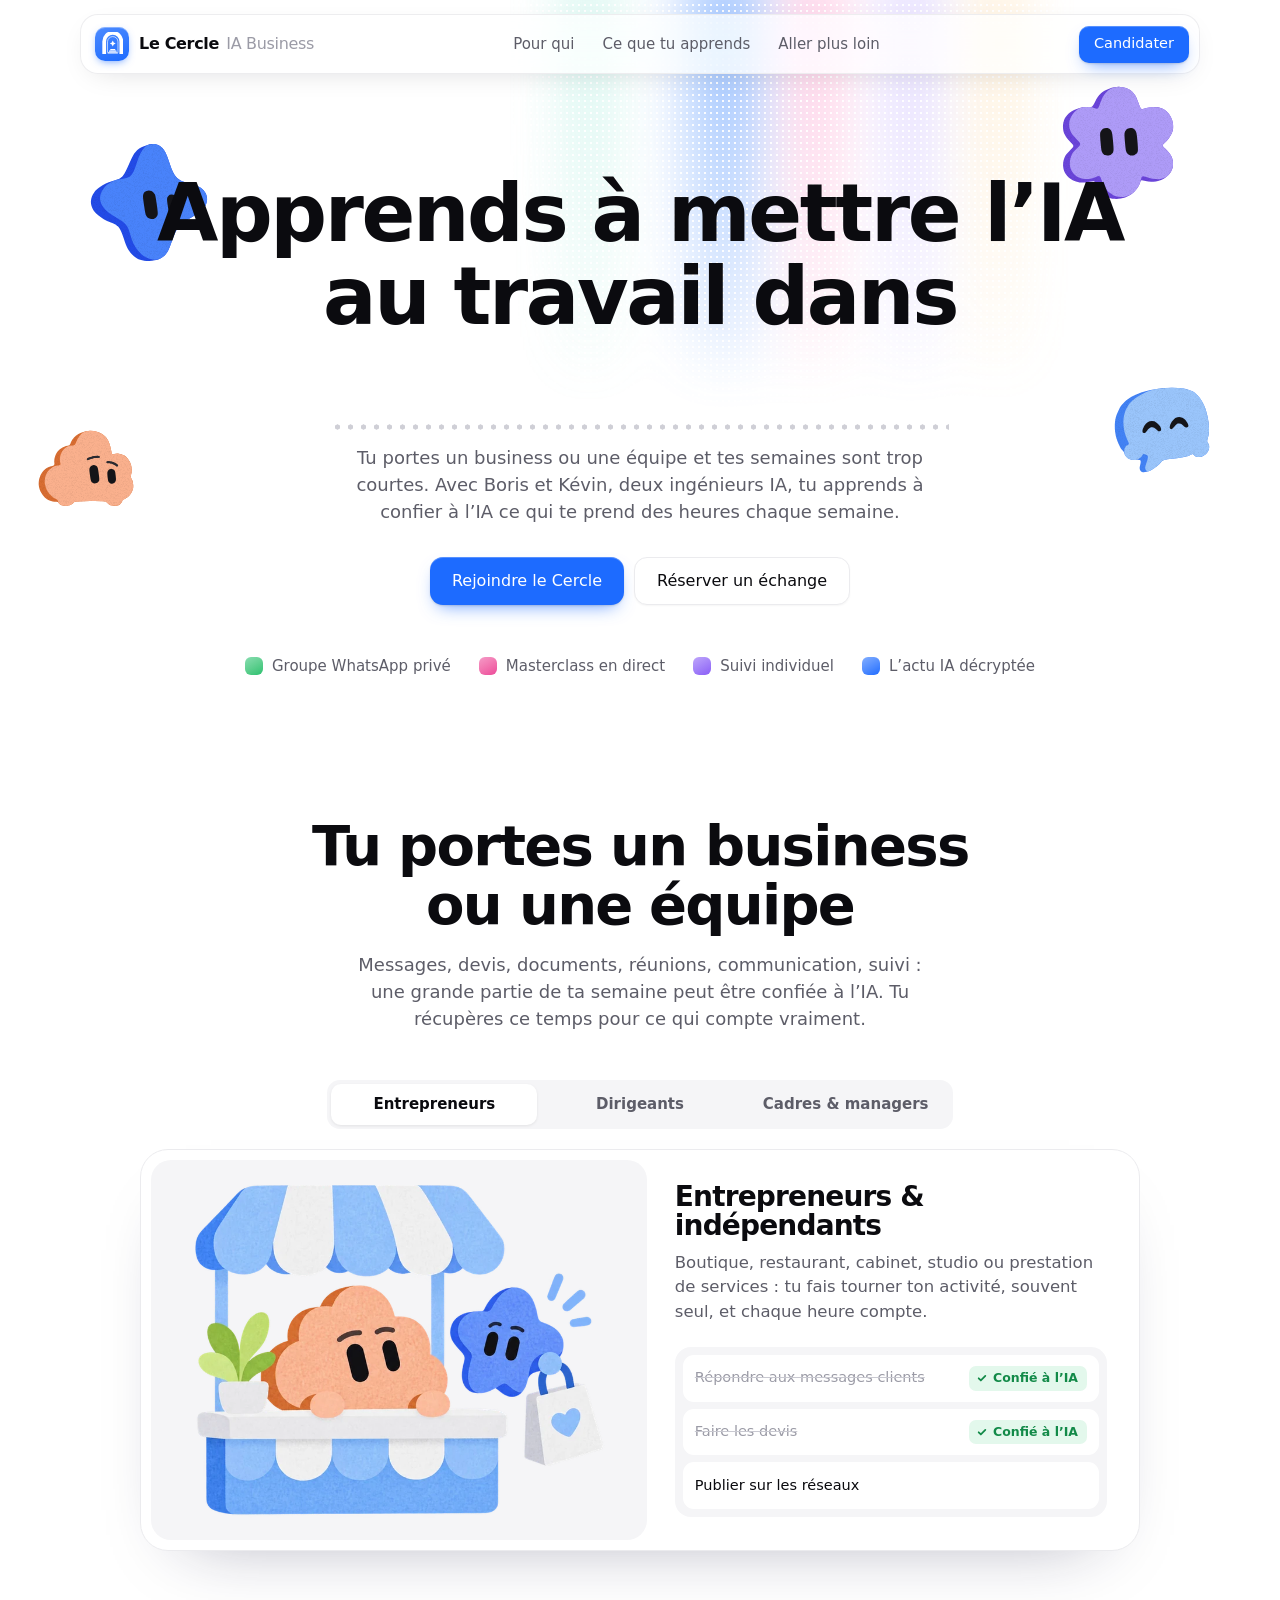
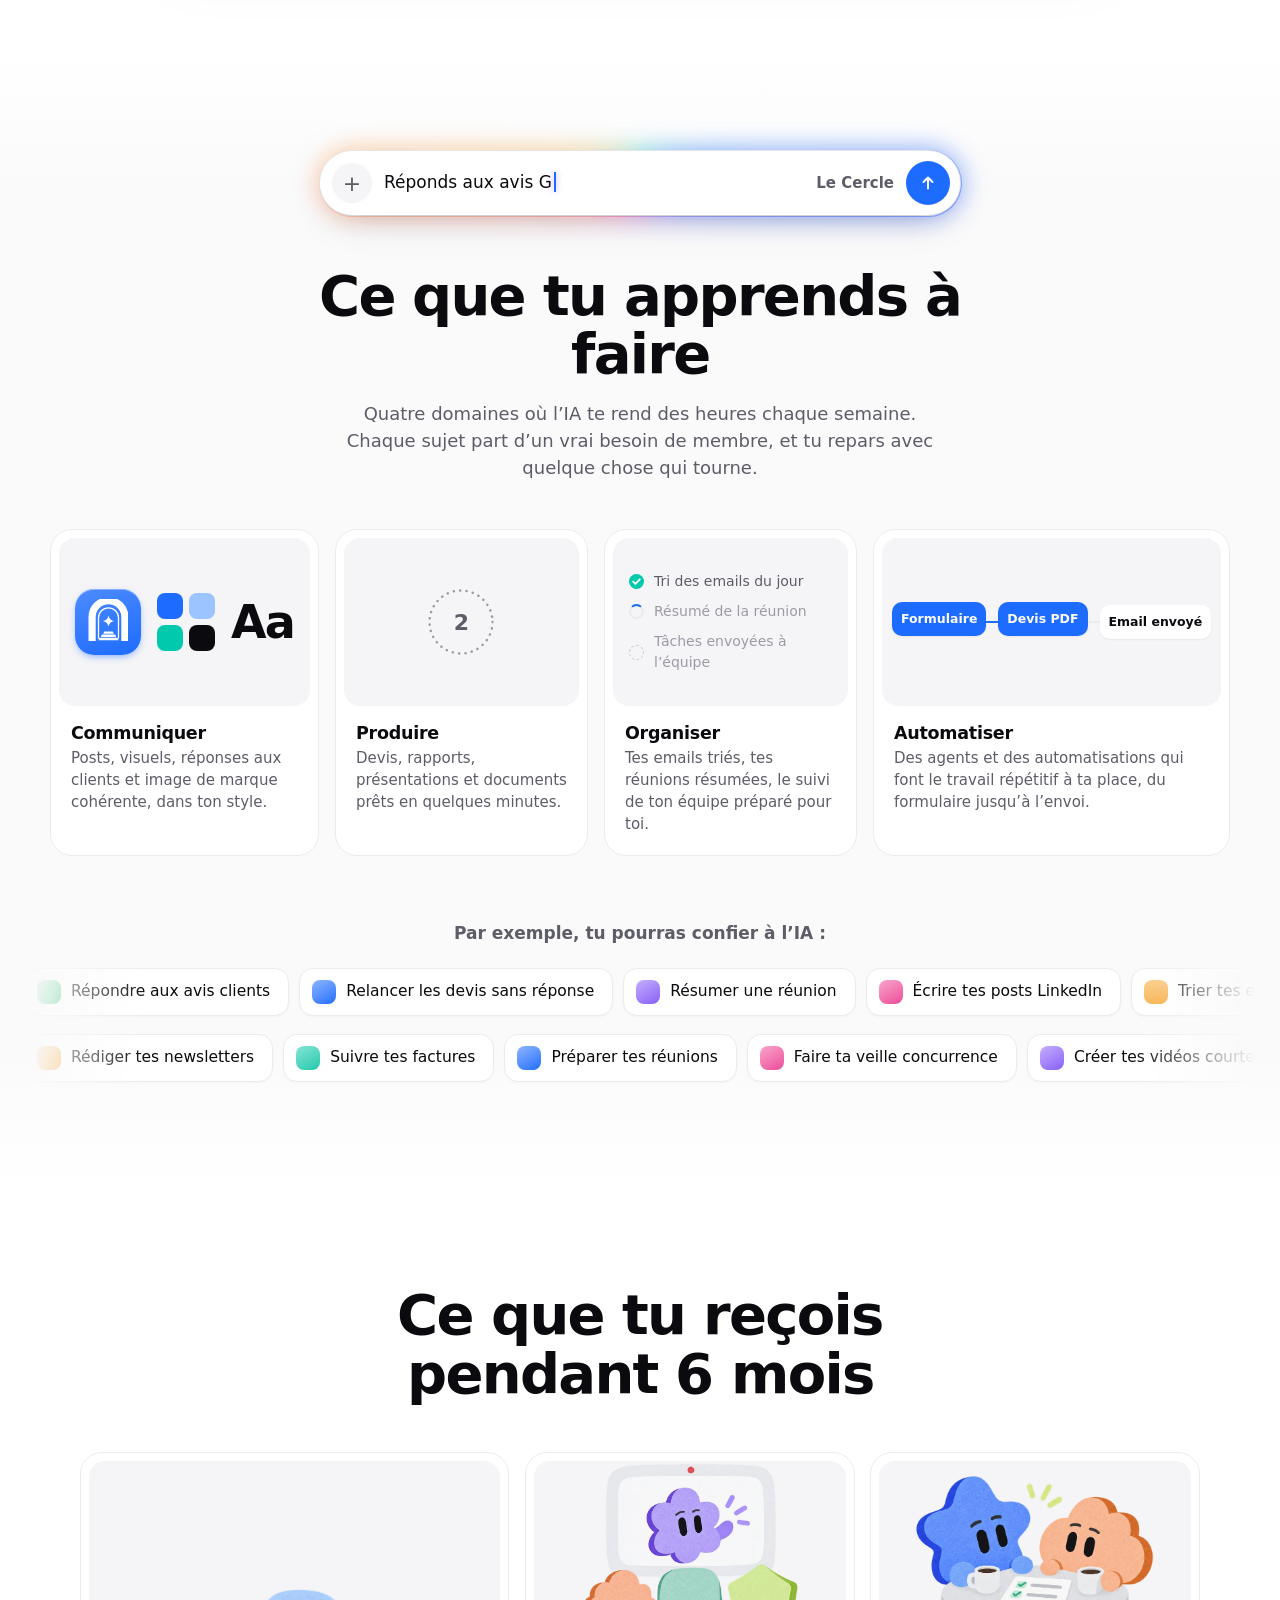
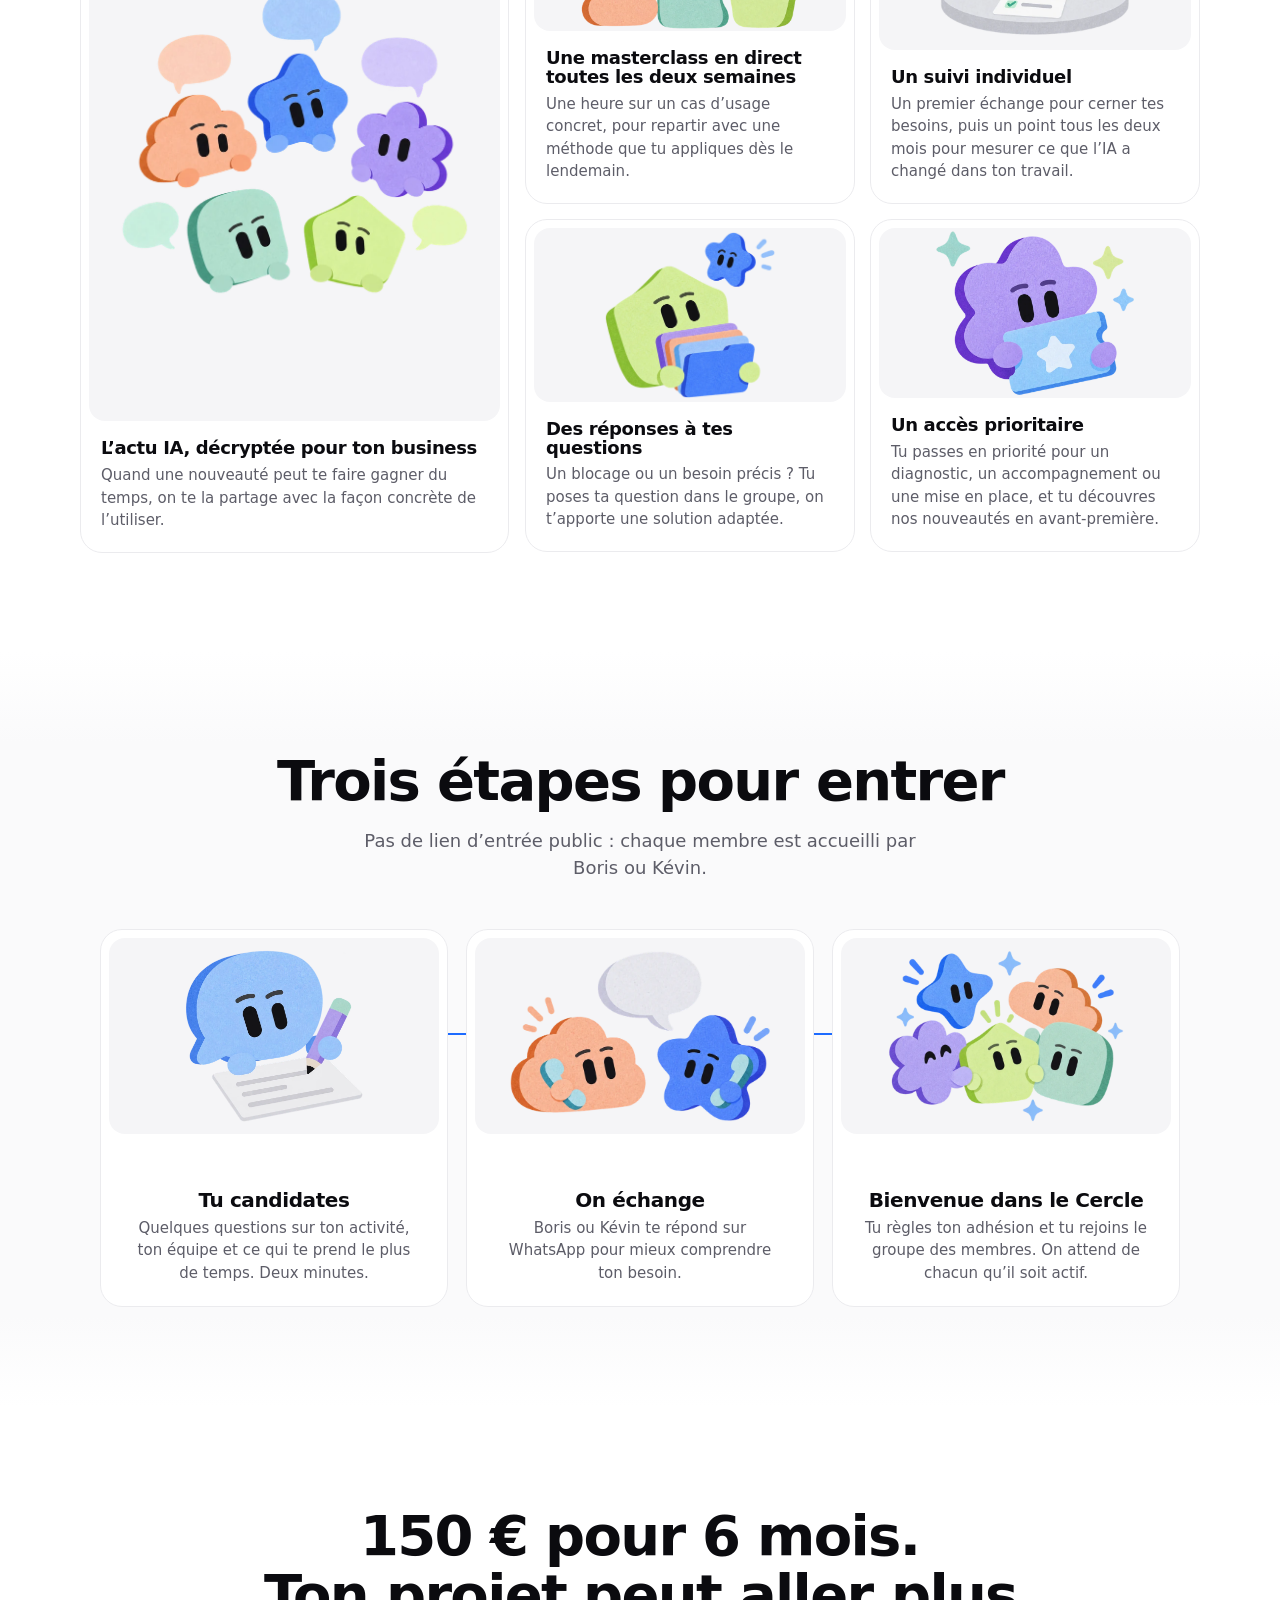
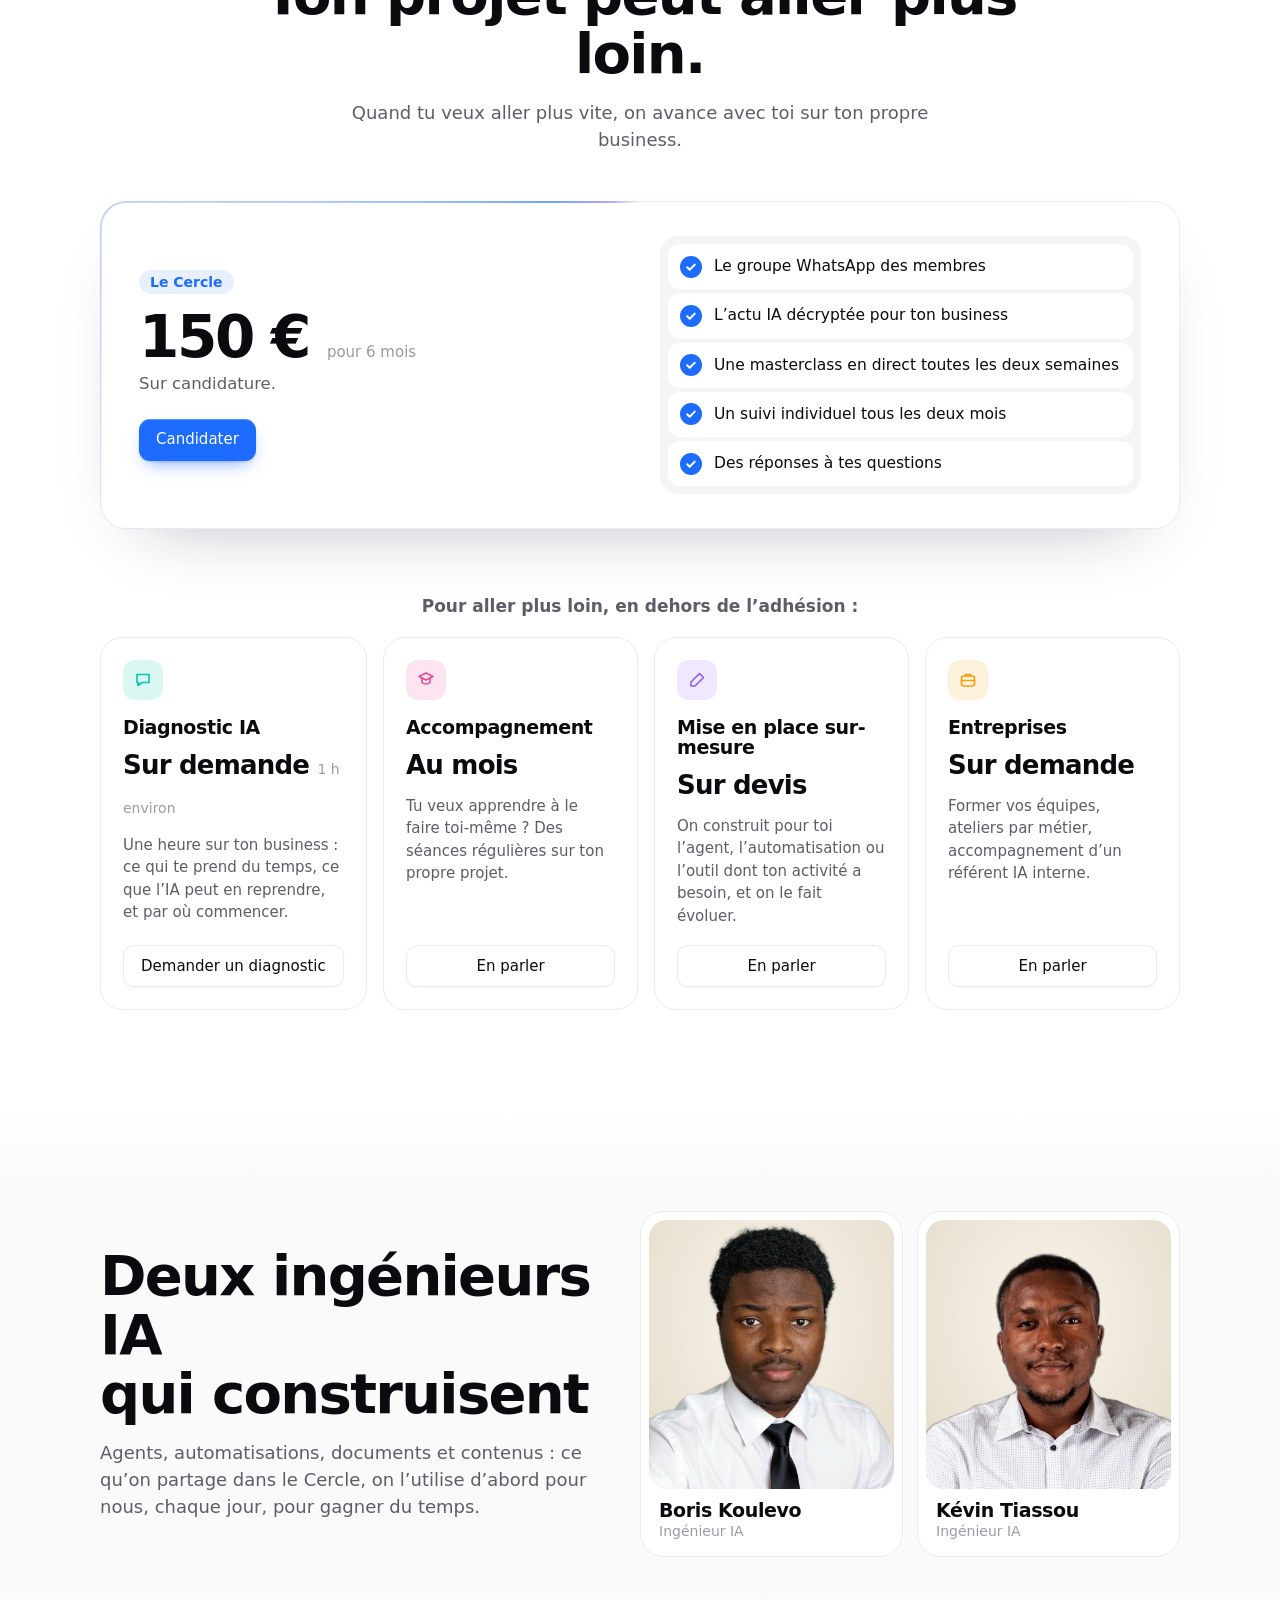
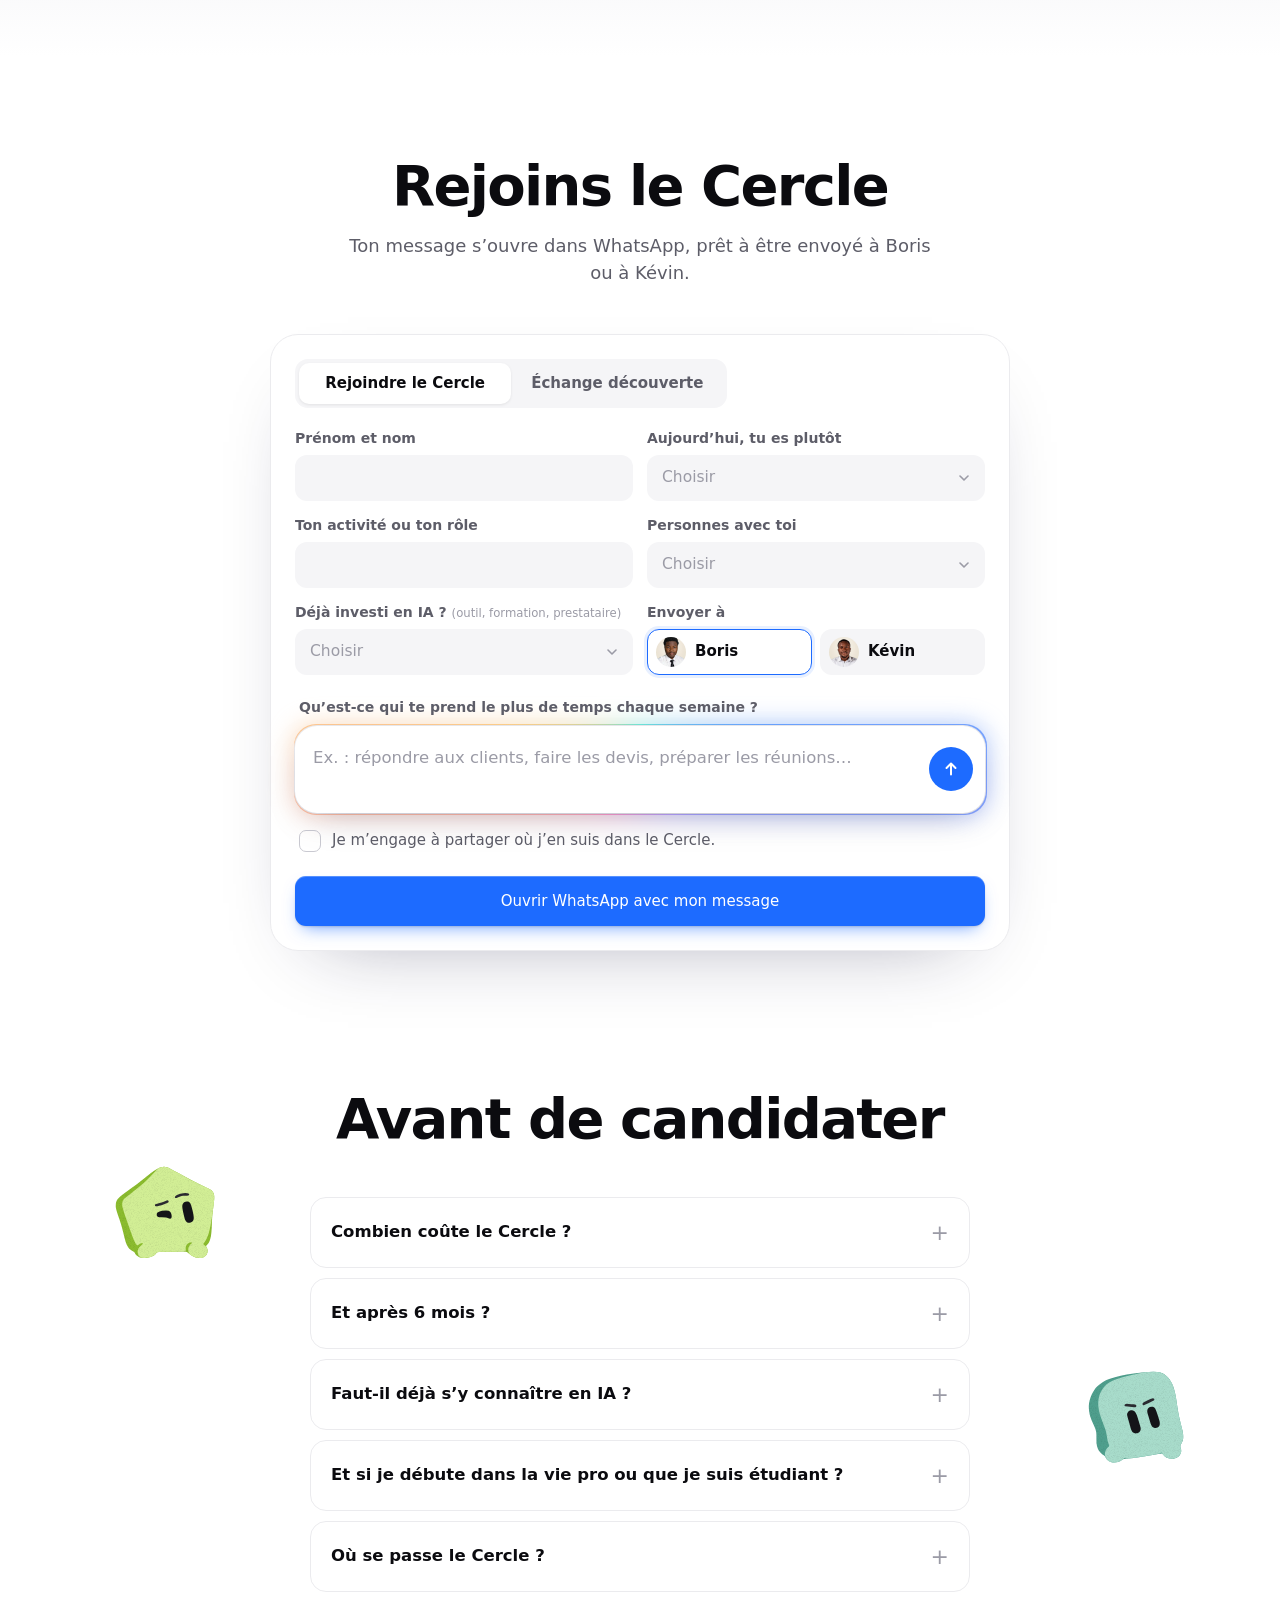
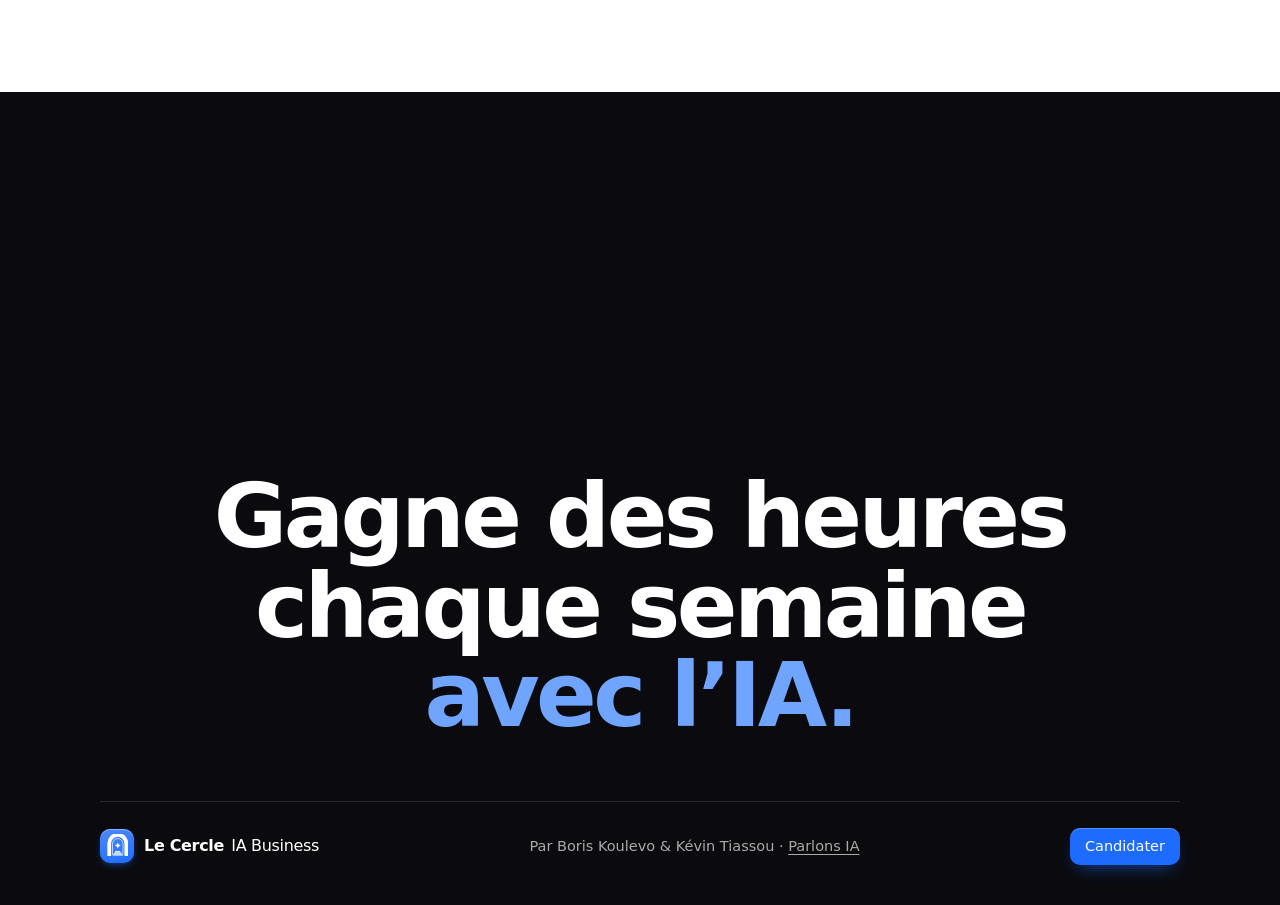
<file: index.html>
<!doctype html>
<html lang="fr">
<head>
  <meta charset="utf-8">
  <meta name="viewport" content="width=device-width, initial-scale=1">
  <title>Le Cercle IA Business</title>
  <meta name="description" content="Le Cercle IA Business : pour celles et ceux qui portent un business ou une équipe et veulent que l'IA leur fasse gagner des heures chaque semaine. Sur candidature.">
  <link rel="icon" href="./brand/logos/favicon.svg?v=2" type="image/svg+xml">
  <link rel="preconnect" href="https://api.fontshare.com">
  <link href="https://api.fontshare.com/v2/css?f[]=general-sans@400,500,600,700&display=swap" rel="stylesheet">
  <link rel="stylesheet" href="./v4/v4.css?v=7">
  <script>(function(){var q=location.search.indexOf('intro')>-1;try{if(!q&&matchMedia('(prefers-reduced-motion: reduce)').matches)return;if(!q&&sessionStorage.getItem('cercle-intro-v4'))return;sessionStorage.setItem('cercle-intro-v4','1');}catch(e){}document.documentElement.classList.add('intro-on');})();</script>
  <style>html.intro-on body,html.intro-run body{overflow:hidden}html.intro-on::after{content:"";position:fixed;inset:0;background:#fff;z-index:299}</style>
</head>
<body>
  <svg width="0" height="0" style="position:absolute" aria-hidden="true">
    <symbol id="seuil" viewBox="14 12 40 46">
      <path fill="none" stroke="currentColor" stroke-width="7.2" d="M18.10 54.00V30.00A16.40 16.40 0 0 1 50.90 30.00V54.00"/>
      <path fill="none" stroke="currentColor" stroke-width="1.28" d="M24.50 51.60V30.80A10.00 10.00 0 0 1 44.50 30.80V51.60"/>
      <path d="M34.50 28.40Q35.40 33.10 40.10 34.00Q35.40 34.90 34.50 39.60Q33.60 34.90 28.90 34.00Q33.60 33.10 34.50 28.40Z"/>
      <path d="M30.10 44.40H38.90L39.70 46.80H29.30Z"/>
      <path d="M27.70 47.60H41.30L42.10 50.00H26.90Z"/>
      <path d="M25.30 50.80H43.70L44.50 53.20H24.50Z"/>
    </symbol>
    <symbol id="check" viewBox="0 0 16 16"><path d="m4.2 8.3 2.5 2.5 5.1-5.2" fill="none" stroke="currentColor" stroke-width="2" stroke-linecap="round" stroke-linejoin="round"/></symbol>
  </svg>

  <i class="progress" aria-hidden="true"></i>
  <header class="nav">
    <a class="brand" href="#top" aria-label="Le Cercle IA Business">
      <span class="brand-tile"><svg><use href="#seuil"/></svg></span>
      <span class="brand-name">Le Cercle <em>IA Business</em></span>
    </a>
    <nav class="nav-links">
      <a href="#pour-qui">Pour qui</a>
      <a href="#apprendre">Ce que tu apprends</a>
      <a href="#offres">Aller plus loin</a>
    </nav>
    <a class="btn btn-primary btn-sm" href="#candidature" data-intent="cercle">Candidater</a>
  </header>

  <main id="top">
    <!-- HERO -->
    <section class="hero">
      <div class="aurora" aria-hidden="true"><i></i><i></i><i></i><i></i><i></i></div>
      <div class="floaters" aria-hidden="true">
        <span class="fl mz" data-m="m-spark" style="--x:7%;--y:20%;--s:118px;--d:0s"></span>
        <span class="fl mz" data-m="m-fleur" style="--x:83%;--y:12%;--s:112px;--d:.5s"></span>
        <span class="fl mz" data-m="m-nuage" style="--x:3%;--y:60%;--s:96px;--d:1s"></span>
        <span class="fl mz" data-m="m-bulle" style="--x:87%;--y:54%;--s:96px;--d:.25s"></span>
      </div>

      <h1 class="hero-title rv">Apprends à mettre l’IA<br>au travail dans <span class="flip" aria-live="polite"><span class="flip-word">ton restaurant</span><span class="flip-dots"></span></span></h1>
      <p class="hero-sub rv" style="--rd:.08s">Tu portes un business ou une équipe et tes semaines sont trop courtes. Avec Boris et Kévin, deux ingénieurs IA, tu apprends à confier à l’IA ce qui te prend des heures chaque semaine.</p>
      <div class="hero-ctas rv" style="--rd:.16s">
        <a class="btn btn-primary btn-lg" href="#candidature" data-intent="cercle">Rejoindre le Cercle</a>
        <a class="btn btn-ghost btn-lg" href="#candidature" data-intent="decouverte">Réserver un échange</a>
      </div>
      <ul class="hero-stack rv" style="--rd:.3s">
        <li><i style="--c:#25c16f"></i>Groupe WhatsApp privé</li>
        <li><i style="--c:#ec4899"></i>Masterclass en direct</li>
        <li><i style="--c:#8b5cf6"></i>Suivi individuel</li>
        <li><i style="--c:#1d6bff"></i>L’actu IA décryptée</li>
      </ul>
    </section>

    <!-- POUR QUI -->
    <section class="sec" id="pour-qui">
      <div class="sec-head">
        <h2 class="rv">Tu portes un business<br>ou une équipe</h2>
        <p class="rv" style="--rd:.08s">Messages, devis, documents, réunions, communication, suivi : une grande partie de ta semaine peut être confiée à l’IA. Tu récupères ce temps pour ce qui compte vraiment.</p>
      </div>
      <div class="who rv" style="--rd:.14s">
        <div class="seg" role="tablist">
          <button role="tab" aria-selected="true" data-who="0">Entrepreneurs</button>
          <button role="tab" aria-selected="false" data-who="1">Dirigeants</button>
          <button role="tab" aria-selected="false" data-who="2">Cadres &amp; managers</button>
          <i class="seg-ind"></i>
        </div>
        <div class="who-card">
          <div class="who-art">
            <img class="is-on" src="./v4/img/qui-entrepreneur.webp" alt="">
            <img src="./v4/img/qui-dirigeant.webp" alt="">
            <img src="./v4/img/qui-cadre.webp" alt="">
          </div>
          <div class="who-side">
            <div class="who-text">
              <div class="who-t is-on"><h3>Entrepreneurs &amp; indépendants</h3><p>Boutique, restaurant, cabinet, studio ou prestation de services : tu fais tourner ton activité, souvent seul, et chaque heure compte.</p></div>
              <div class="who-t"><h3>Dirigeants</h3><p>Tu pilotes une structure. Tu veux que tes équipes aillent plus vite et que les tâches répétitives se fassent toutes seules.</p></div>
              <div class="who-t"><h3>Cadres &amp; managers</h3><p>Tu as des objectifs et une équipe à suivre. Tu veux que l’IA t’aide, toi et ton équipe, à produire plus en moins de temps.</p></div>
            </div>
            <ul class="week" data-sets='[["Répondre aux messages clients","Faire les devis","Publier sur les réseaux"],["Préparer le reporting","Accueillir un nouveau salarié","Suivre la concurrence"],["Rédiger les comptes rendus","Synthétiser les documents","Préparer les réunions"]]'>
              <li><span></span><em><svg><use href="#check"/></svg>Confié à l’IA</em></li>
              <li><span></span><em><svg><use href="#check"/></svg>Confié à l’IA</em></li>
              <li><span></span><em><svg><use href="#check"/></svg>Confié à l’IA</em></li>
            </ul>
          </div>
        </div>
      </div>
    </section>

    <!-- APPRENDRE -->
    <section class="sec sec-tint" id="apprendre">
      <div class="composer-wrap rv">
        <div class="composer glow">
          <span class="c-plus">+</span>
          <span class="c-text"><span class="c-typed"></span><span class="c-caret"></span></span>
          <span class="c-model">Le Cercle</span>
          <span class="c-send"><svg viewBox="0 0 20 20"><path d="M10 15.5v-11M5.5 9 10 4.5 14.5 9" fill="none" stroke="currentColor" stroke-width="2" stroke-linecap="round" stroke-linejoin="round"/></svg></span>
        </div>
      </div>
      <div class="sec-head">
        <h2 class="rv">Ce que tu apprends à faire</h2>
        <p class="rv" style="--rd:.08s">Quatre domaines où l’IA te rend des heures chaque semaine. Chaque sujet part d’un vrai besoin de membre, et tu repars avec quelque chose qui tourne.</p>
      </div>
      <div class="grid4">
        <article class="card rv">
          <div class="prev p-brand">
            <span class="brand-tile big"><svg><use href="#seuil"/></svg></span>
            <div class="sw"><i style="background:#1d6bff"></i><i style="background:#9cc4ff"></i><i style="background:#00c9ad"></i><i style="background:#0b0b0f"></i></div>
            <div class="aa">Aa</div>
          </div>
          <h3>Communiquer</h3>
          <p>Posts, visuels, réponses aux clients et image de marque cohérente, dans ton style.</p>
        </article>
        <article class="card rv" style="--rd:.07s">
          <div class="prev p-gen">
            <div class="gen-load"><svg viewBox="0 0 80 80"><circle cx="40" cy="40" r="30"/></svg><span class="gen-n">3</span></div>
            <div class="gen-out"><b>Rapport du mois</b><i></i><i></i></div>
          </div>
          <h3>Produire</h3>
          <p>Devis, rapports, présentations et documents prêts en quelques minutes.</p>
        </article>
        <article class="card rv" style="--rd:.14s">
          <div class="prev p-think">
            <p><i class="tk"></i><span>Tri des emails du jour</span></p>
            <p><i class="tk"></i><span>Résumé de la réunion</span></p>
            <p><i class="tk"></i><span>Tâches envoyées à l’équipe</span></p>
          </div>
          <h3>Organiser</h3>
          <p>Tes emails triés, tes réunions résumées, le suivi de ton équipe préparé pour toi.</p>
        </article>
        <article class="card rv" style="--rd:.21s">
          <div class="prev p-flow">
            <span class="node">Formulaire</span><i class="edge"></i><span class="node">Devis PDF</span><i class="edge"></i><span class="node">Email envoyé</span>
          </div>
          <h3>Automatiser</h3>
          <p>Des agents et des automatisations qui font le travail répétitif à ta place, du formulaire jusqu’à l’envoi.</p>
        </article>
      </div>

      <p class="rail-h rv">Par exemple, tu pourras confier à l’IA :</p>
      <div class="rail">
        <div class="rail-track">
          <span class="ex"><i style="--c:#25c16f"></i>Répondre aux avis clients</span>
          <span class="ex"><i style="--c:#1d6bff"></i>Relancer les devis sans réponse</span>
          <span class="ex"><i style="--c:#8b5cf6"></i>Résumer une réunion</span>
          <span class="ex"><i style="--c:#ec4899"></i>Écrire tes posts LinkedIn</span>
          <span class="ex"><i style="--c:#f59e0b"></i>Trier tes emails</span>
          <span class="ex"><i style="--c:#00c9ad"></i>Créer des visuels produits</span>
          <span class="ex"><i style="--c:#1d6bff"></i>Gérer les prises de rendez-vous</span>
          <span class="ex"><i style="--c:#8b5cf6"></i>Préparer tes devis</span>
        </div>
      </div>
      <div class="rail rail-rev" aria-hidden="true">
        <div class="rail-track">
          <span class="ex"><i style="--c:#f59e0b"></i>Rédiger tes newsletters</span>
          <span class="ex"><i style="--c:#00c9ad"></i>Suivre tes factures</span>
          <span class="ex"><i style="--c:#1d6bff"></i>Préparer tes réunions</span>
          <span class="ex"><i style="--c:#ec4899"></i>Faire ta veille concurrence</span>
          <span class="ex"><i style="--c:#8b5cf6"></i>Créer tes vidéos courtes</span>
          <span class="ex"><i style="--c:#25c16f"></i>Qualifier tes prospects</span>
          <span class="ex"><i style="--c:#1d6bff"></i>Former ton équipe</span>
        </div>
      </div>
    </section>

    <!-- AU QUOTIDIEN -->
    <section class="sec" id="quotidien">
      <div class="sec-head">
        <h2 class="rv">Ce que tu reçois<br>pendant 6 mois</h2>
      </div>
      <div class="bento">
        <article class="bx bx-wide rv">
          <div class="bx-art"><img src="./v4/img/q-communaute.webp" alt="" loading="lazy"></div>
          <h3>L’actu IA, décryptée pour ton business</h3>
          <p>Quand une nouveauté peut te faire gagner du temps, on te la partage avec la façon concrète de l’utiliser.</p>
        </article>
        <article class="bx rv" style="--rd:.07s">
          <div class="bx-art"><img src="./v4/img/q-live.webp" alt="" loading="lazy"><span class="live"><i></i>En direct</span></div>
          <h3>Une masterclass en direct toutes les deux semaines</h3>
          <p>Une heure sur un cas d’usage concret, pour repartir avec une méthode que tu appliques dès le lendemain.</p>
        </article>
        <article class="bx rv" style="--rd:.14s">
          <div class="bx-art"><img src="./v4/img/q-point.webp" alt="" loading="lazy"></div>
          <h3>Un suivi individuel</h3>
          <p>Un premier échange pour cerner tes besoins, puis un point tous les deux mois pour mesurer ce que l’IA a changé dans ton travail.</p>
        </article>
        <article class="bx rv" style="--rd:.07s">
          <div class="bx-art"><img src="./v4/img/q-ressources.webp" alt="" loading="lazy"></div>
          <h3>Des réponses à tes questions</h3>
          <p>Un blocage ou un besoin précis ? Tu poses ta question dans le groupe, on t’apporte une solution adaptée.</p>
        </article>
        <article class="bx rv" style="--rd:.14s">
          <div class="bx-art"><img src="./v4/img/q-acces.webp" alt="" loading="lazy"></div>
          <h3>Un accès prioritaire</h3>
          <p>Tu passes en priorité pour un diagnostic, un accompagnement ou une mise en place, et tu découvres nos nouveautés en avant-première.</p>
        </article>
      </div>
    </section>

    <!-- ÉTAPES -->
    <section class="sec sec-tint" id="etapes">
      <div class="sec-head">
        <h2 class="rv">Trois étapes pour entrer</h2>
        <p class="rv" style="--rd:.08s">Pas de lien d’entrée public : chaque membre est accueilli par Boris ou Kévin.</p>
      </div>
      <div class="steps">
        <i class="steps-line" aria-hidden="true"><b></b></i>
        <article class="step rv">
          <div class="step-art"><img src="./v4/img/e-candidature.webp" alt="" loading="lazy"></div>
          <span class="step-n">Étape 1</span>
          <h3>Tu candidates</h3>
          <p>Quelques questions sur ton activité, ton équipe et ce qui te prend le plus de temps. Deux minutes.</p>
        </article>
        <article class="step rv" style="--rd:.12s">
          <div class="step-art"><img src="./v4/img/e-echange.webp" alt="" loading="lazy"></div>
          <span class="step-n">Étape 2</span>
          <h3>On échange</h3>
          <p>Boris ou Kévin te répond sur WhatsApp pour mieux comprendre ton besoin.</p>
        </article>
        <article class="step rv" style="--rd:.24s">
          <div class="step-art"><img src="./v4/img/e-bienvenue.webp" alt="" loading="lazy"></div>
          <span class="step-n">Étape 3</span>
          <h3>Bienvenue dans le Cercle</h3>
          <p>Tu règles ton adhésion et tu rejoins le groupe des membres. On attend de chacun qu’il soit actif.</p>
        </article>
      </div>
    </section>

    <!-- OFFRES -->
    <section class="sec" id="offres">
      <div class="sec-head">
        <h2 class="rv">150 € pour 6 mois.<br>Ton projet peut aller plus loin.</h2>
        <p class="rv" style="--rd:.08s">Quand tu veux aller plus vite, on avance avec toi sur ton propre business.</p>
      </div>
      <article class="free rv">
        <div class="free-l">
          <span class="free-k">Le Cercle</span>
          <p class="free-p">150 € <small>pour 6 mois</small></p>
          <p class="free-s">Sur candidature.</p>
          <a class="btn btn-primary" href="#candidature" data-intent="cercle">Candidater</a>
        </div>
        <ul class="free-r">
          <li><svg><use href="#check"/></svg>Le groupe WhatsApp des membres</li>
          <li><svg><use href="#check"/></svg>L’actu IA décryptée pour ton business</li>
          <li><svg><use href="#check"/></svg>Une masterclass en direct toutes les deux semaines</li>
          <li><svg><use href="#check"/></svg>Un suivi individuel tous les deux mois</li>
          <li><svg><use href="#check"/></svg>Des réponses à tes questions</li>
        </ul>
      </article>
      <p class="rail-h rv">Pour aller plus loin, en dehors de l’adhésion :</p>
      <div class="plans">
        <article class="plan rv">
          <span class="plan-ic" style="--c:#00c9ad"><svg viewBox="0 0 20 20"><path d="M4 4.5h12v8H9l-4 3v-3H4z"/></svg></span>
          <h3>Diagnostic IA</h3>
          <p class="price">Sur demande <small>1 h environ</small></p>
          <p>Une heure sur ton business : ce qui te prend du temps, ce que l’IA peut en reprendre, et par où commencer.</p>
          <a class="btn btn-ghost" href="#candidature" data-intent="decouverte">Demander un diagnostic</a>
        </article>
        <article class="plan rv" style="--rd:.07s">
          <span class="plan-ic" style="--c:#ec4899"><svg viewBox="0 0 20 20"><path d="M3 6.5 10 3l7 3.5-7 3.5z"/><path d="M6 8v4.5c1 1 2.4 1.5 4 1.5s3-.5 4-1.5V8"/></svg></span>
          <h3>Accompagnement</h3>
          <p class="price">Au mois</p>
          <p>Tu veux apprendre à le faire toi-même ? Des séances régulières sur ton propre projet.</p>
          <a class="btn btn-ghost" href="#candidature" data-intent="decouverte">En parler</a>
        </article>
        <article class="plan rv" style="--rd:.14s">
          <span class="plan-ic" style="--c:#8b5cf6"><svg viewBox="0 0 20 20"><path d="m12.5 3.5 4 4-8.5 8.5H4v-4z"/></svg></span>
          <h3>Mise en place sur-mesure</h3>
          <p class="price">Sur devis</p>
          <p>On construit pour toi l’agent, l’automatisation ou l’outil dont ton activité a besoin, et on le fait évoluer.</p>
          <a class="btn btn-ghost" href="#candidature" data-intent="decouverte">En parler</a>
        </article>
        <article class="plan rv" style="--rd:.21s">
          <span class="plan-ic" style="--c:#f59e0b"><svg viewBox="0 0 20 20"><rect x="3.5" y="6" width="13" height="10" rx="2"/><path d="M7.5 6V4.5h5V6M3.5 10.5h13"/></svg></span>
          <h3>Entreprises</h3>
          <p class="price">Sur demande</p>
          <p>Former vos équipes, ateliers par métier, accompagnement d’un référent IA interne.</p>
          <a class="btn btn-ghost" href="#candidature" data-intent="decouverte">En parler</a>
        </article>
      </div>
    </section>

    <!-- ÉQUIPE -->
    <section class="sec sec-tint" id="equipe">
      <div class="team-wrap">
        <div class="sec-head left">
          <h2 class="rv">Deux ingénieurs IA<br>qui construisent</h2>
          <p class="rv" style="--rd:.08s">Agents, automatisations, documents et contenus : ce qu’on partage dans le Cercle, on l’utilise d’abord pour nous, chaque jour, pour gagner du temps.</p>
        </div>
        <div class="team">
          <article class="person rv"><img src="./img/boris.jpg" alt="Boris Koulevo" loading="lazy"><div><h3>Boris Koulevo</h3><p>Ingénieur IA</p></div></article>
          <article class="person rv" style="--rd:.08s"><img src="./img/kevin.jpg" alt="Kévin Tiassou" loading="lazy"><div><h3>Kévin Tiassou</h3><p>Ingénieur IA</p></div></article>
        </div>
      </div>
    </section>

    <!-- CANDIDATURE -->
    <section class="sec" id="candidature">
      <div class="sec-head">
        <h2 class="rv">Rejoins le Cercle</h2>
        <p class="rv" style="--rd:.08s">Ton message s’ouvre dans WhatsApp, prêt à être envoyé à Boris ou à Kévin.</p>
      </div>
      <form class="form rv" id="form" novalidate>
        <div class="seg seg-form" role="radiogroup" aria-label="Tu veux">
          <label><input type="radio" name="intent" value="cercle" checked><span>Rejoindre le Cercle</span></label>
          <label><input type="radio" name="intent" value="decouverte"><span>Échange découverte</span></label>
          <i class="seg-ind"></i>
        </div>
        <div class="fields">
          <label class="f"><span>Prénom et nom</span><input name="nom" autocomplete="name"></label>
          <label class="f"><span>Aujourd’hui, tu es plutôt</span>
            <select name="profil"><option value="">Choisir</option><option>Entrepreneur ou indépendant</option><option>Dirigeant</option><option>Cadre ou manager</option><option>Salarié</option><option>Étudiant</option></select></label>
          <label class="f"><span>Ton activité ou ton rôle</span><input name="activite"></label>
          <label class="f cercle-only"><span>Personnes avec toi</span>
            <select name="equipe"><option value="">Choisir</option><option>Je travaille seul</option><option>2 à 5</option><option>6 à 20</option><option>Plus de 20</option></select></label>
          <label class="f cercle-only"><span>Déjà investi en IA ? <small>(outil, formation, prestataire)</small></span>
            <select name="invest"><option value="">Choisir</option><option>Oui</option><option>Non</option></select></label>
          <div class="f"><span>Envoyer à</span>
            <div class="to">
              <label><input type="radio" name="to" value="boris" checked><img src="./img/boris.jpg" alt=""><b>Boris</b></label>
              <label><input type="radio" name="to" value="kevin"><img src="./img/kevin.jpg" alt=""><b>Kévin</b></label>
            </div>
          </div>
        </div>
        <label class="f-q" for="tache">Qu’est-ce qui te prend le plus de temps chaque semaine ?</label>
        <div class="composer composer-form glow">
          <textarea id="tache" name="tache" rows="2" placeholder="Ex. : répondre aux clients, faire les devis, préparer les réunions…"></textarea>
          <button class="c-send" type="submit" aria-label="Ouvrir WhatsApp avec mon message"><svg viewBox="0 0 20 20"><path d="M10 15.5v-11M5.5 9 10 4.5 14.5 9" fill="none" stroke="currentColor" stroke-width="2" stroke-linecap="round" stroke-linejoin="round"/></svg></button>
        </div>
        <label class="engage cercle-only"><input type="checkbox" name="engage"><i><svg><use href="#check"/></svg></i>Je m’engage à partager où j’en suis dans le Cercle.</label>
        <p class="form-error" role="alert"></p>
        <button class="btn btn-primary btn-wide" type="submit">Ouvrir WhatsApp avec mon message</button>
      </form>
    </section>

    <!-- FAQ -->
    <section class="sec sec-faq" id="faq">
      <span class="faq-m mz" data-m="m-penta" aria-hidden="true" style="--x:9%;--y:18%;--s:100px;--d:.2s"></span>
      <span class="faq-m mz" data-m="m-bloc" aria-hidden="true" style="--x:85%;--y:50%;--s:96px;--d:.8s"></span>
      <div class="sec-head"><h2 class="rv">Avant de candidater</h2></div>
      <div class="faq rv" style="--rd:.08s">
        <details><summary>Combien coûte le Cercle ?</summary><p>150 € pour 6 mois, sur candidature. Le diagnostic, l’accompagnement, les mises en place sur mesure et les formations d’équipe sont proposés à part.</p></details>
        <details><summary>Et après 6 mois ?</summary><p>Le Cercle fonctionne par sessions de 6 mois. À la fin d’une session, une nouvelle s’ouvre pour d’autres entrepreneurs et managers. Si tu souhaites continuer, tu peux rester une session de plus pour 300 €.</p></details>
        <details><summary>Faut-il déjà s’y connaître en IA ?</summary><p>Non. Ce qui compte, c’est de porter un business ou une équipe, et de vouloir que l’IA te fasse gagner du temps dans ton vrai travail.</p></details>
        <details><summary>Et si je débute dans la vie pro ou que je suis étudiant ?</summary><p>La communauté <a href="https://tiasslevo.github.io/parlons-ia/">Parlons IA</a> est faite pour toi : ressources, masterclass et entraide.</p></details>
        <details><summary>Où se passe le Cercle ?</summary><p>Sur WhatsApp, avec des sessions en direct réservées aux membres.</p></details>
      </div>
    </section>
  </main>

  <footer class="foot foot-dark">
    <div class="foot-logo3d" aria-hidden="true" data-c1="#ffffff" data-c2="#c9d3e6" data-a1="#1d6bff" data-a2="#9cc4ff"><canvas></canvas></div>
    <p class="foot-big">Gagne des heures<br>chaque semaine <em>avec l’IA.</em></p>
    <div class="foot-row">
      <a class="brand" href="#top"><span class="brand-tile"><svg><use href="#seuil"/></svg></span><span class="brand-name">Le Cercle <em>IA Business</em></span></a>
      <span class="foot-by">Par Boris Koulevo &amp; Kévin Tiassou · <a href="https://tiasslevo.github.io/parlons-ia/">Parlons IA</a></span>
      <a class="btn btn-primary btn-sm" href="#candidature" data-intent="cercle">Candidater</a>
    </div>
  </footer>

  <script src="./v4/intro.js?v=1" data-base="./"></script>
  <script src="./v4/mascots.js?v=1"></script>
  <script src="./v4/mascots-render.js?v=1"></script>
  <script src="./v4/v4.js?v=6"></script>
  <script type="importmap">{ "imports": { "three": "./vendor/three.module.min.js" } }</script>
  <script type="module" src="./footer-logo.js?v=2"></script>
</body>
</html>
</file>
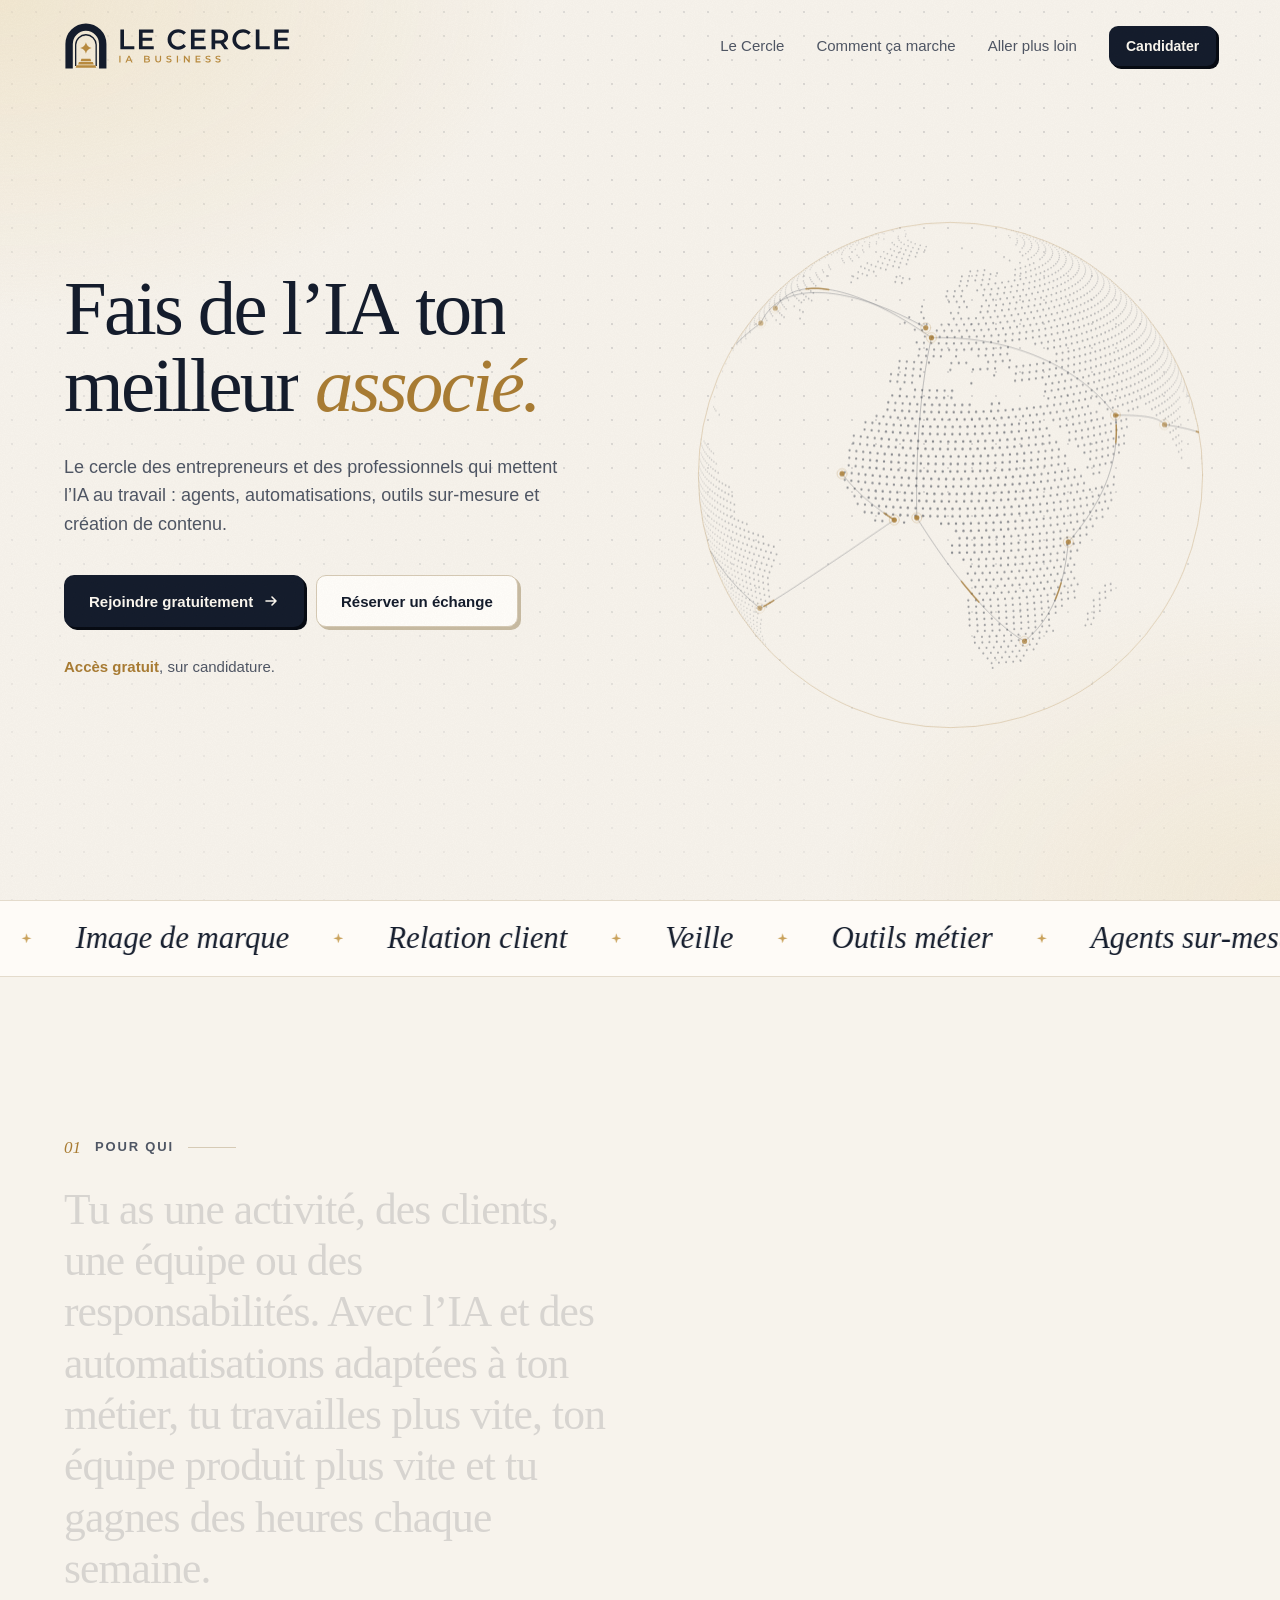
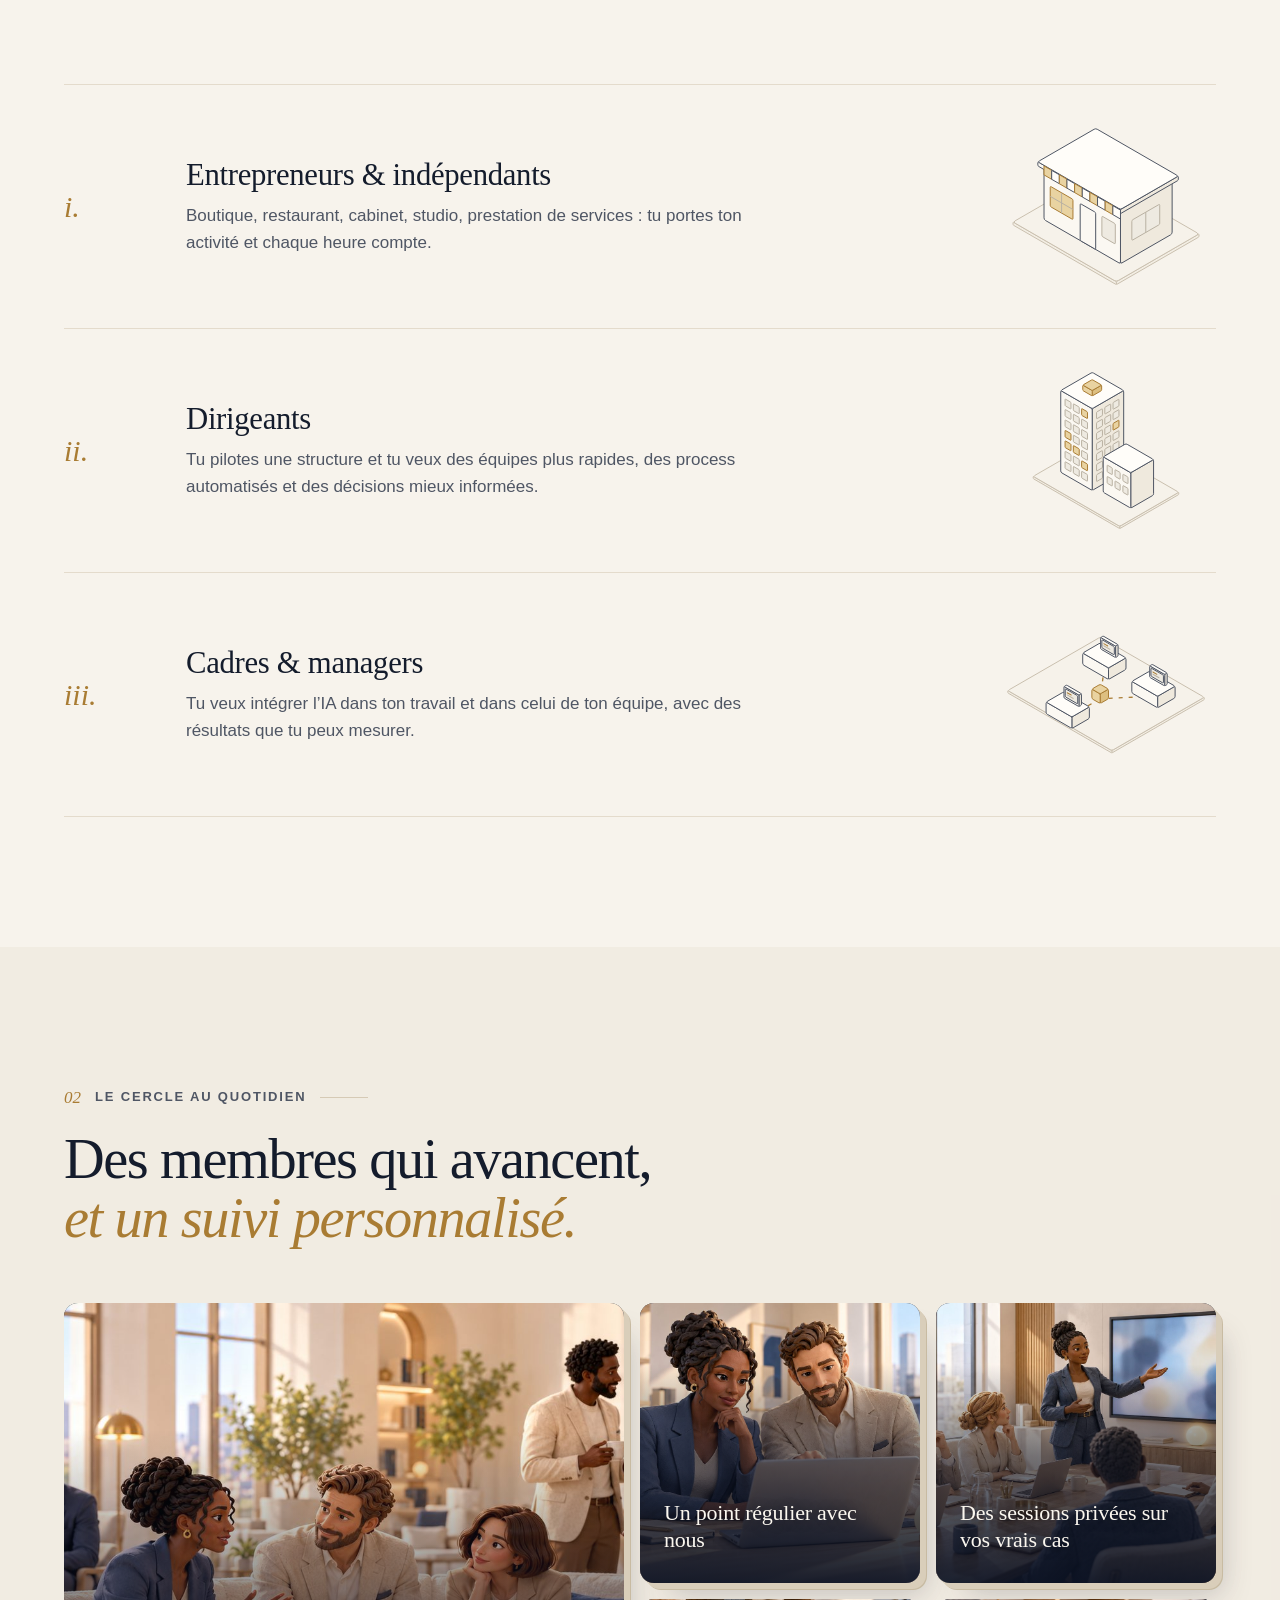
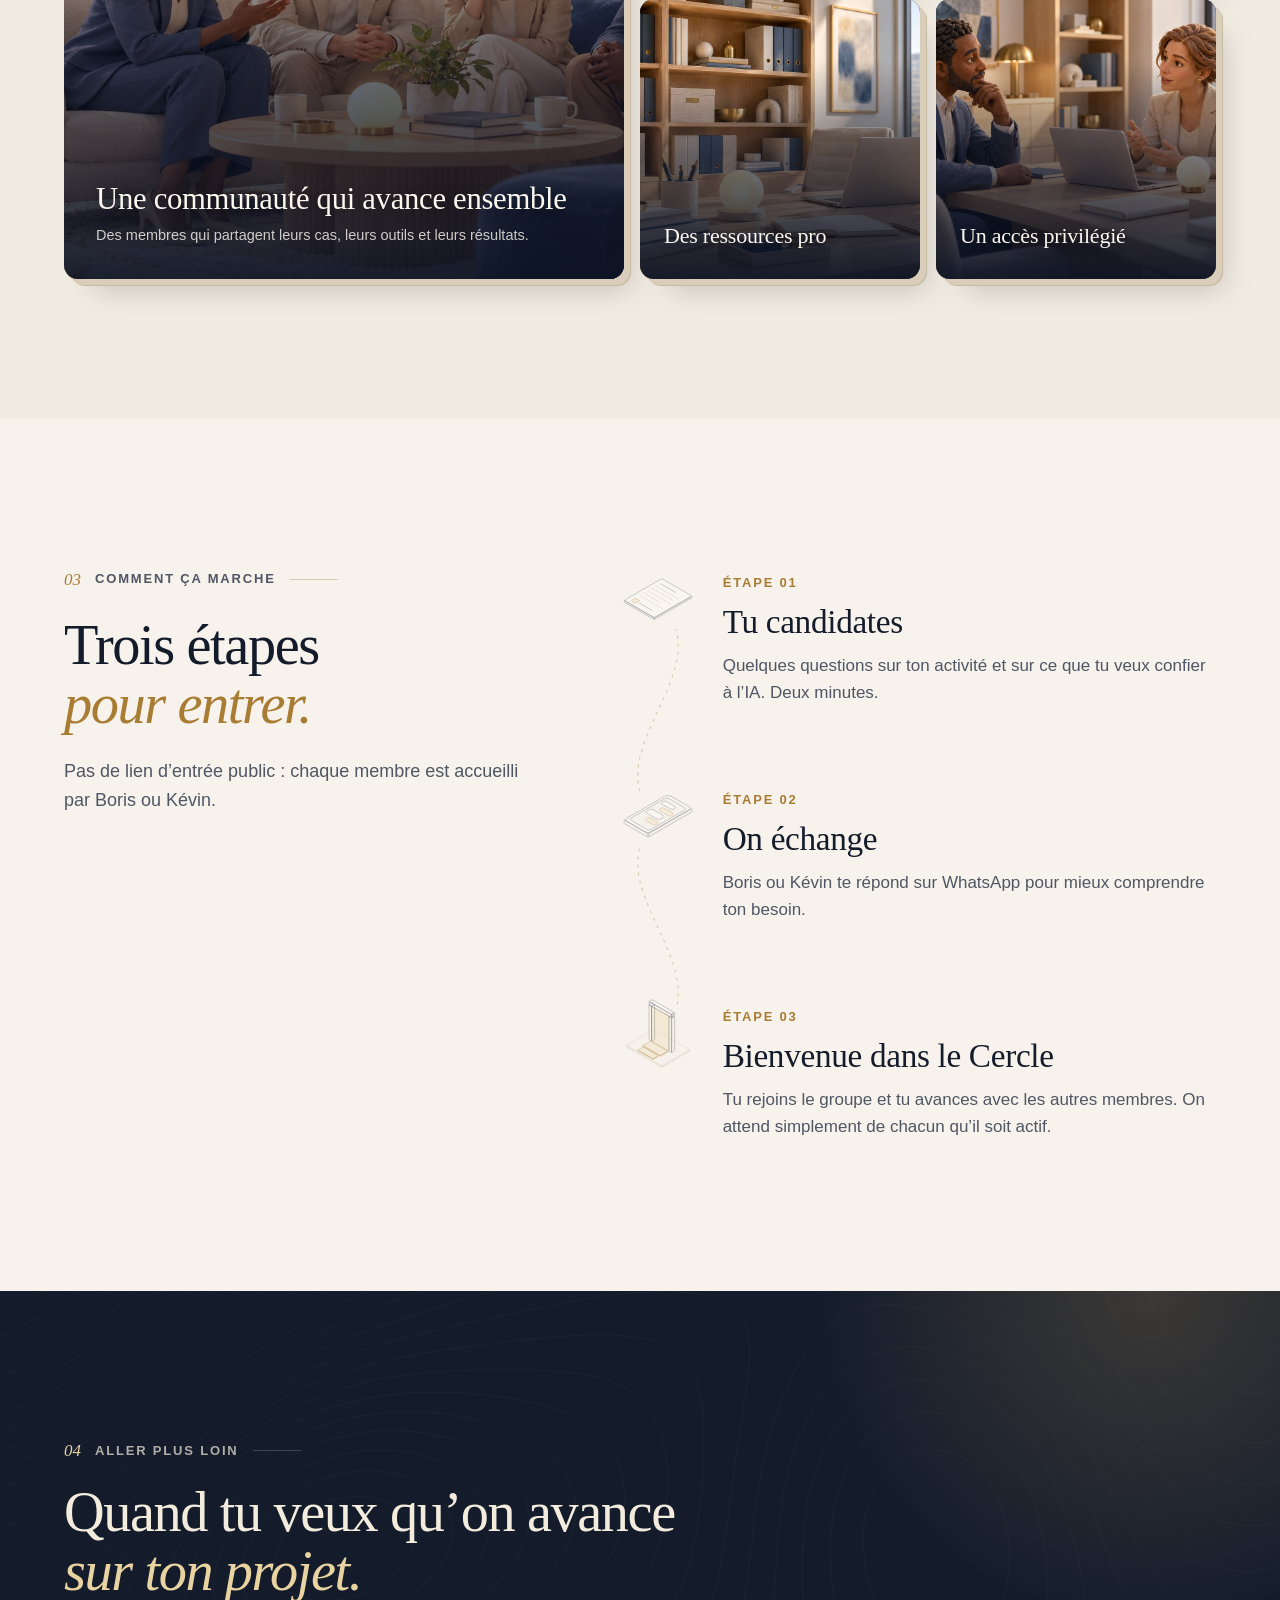
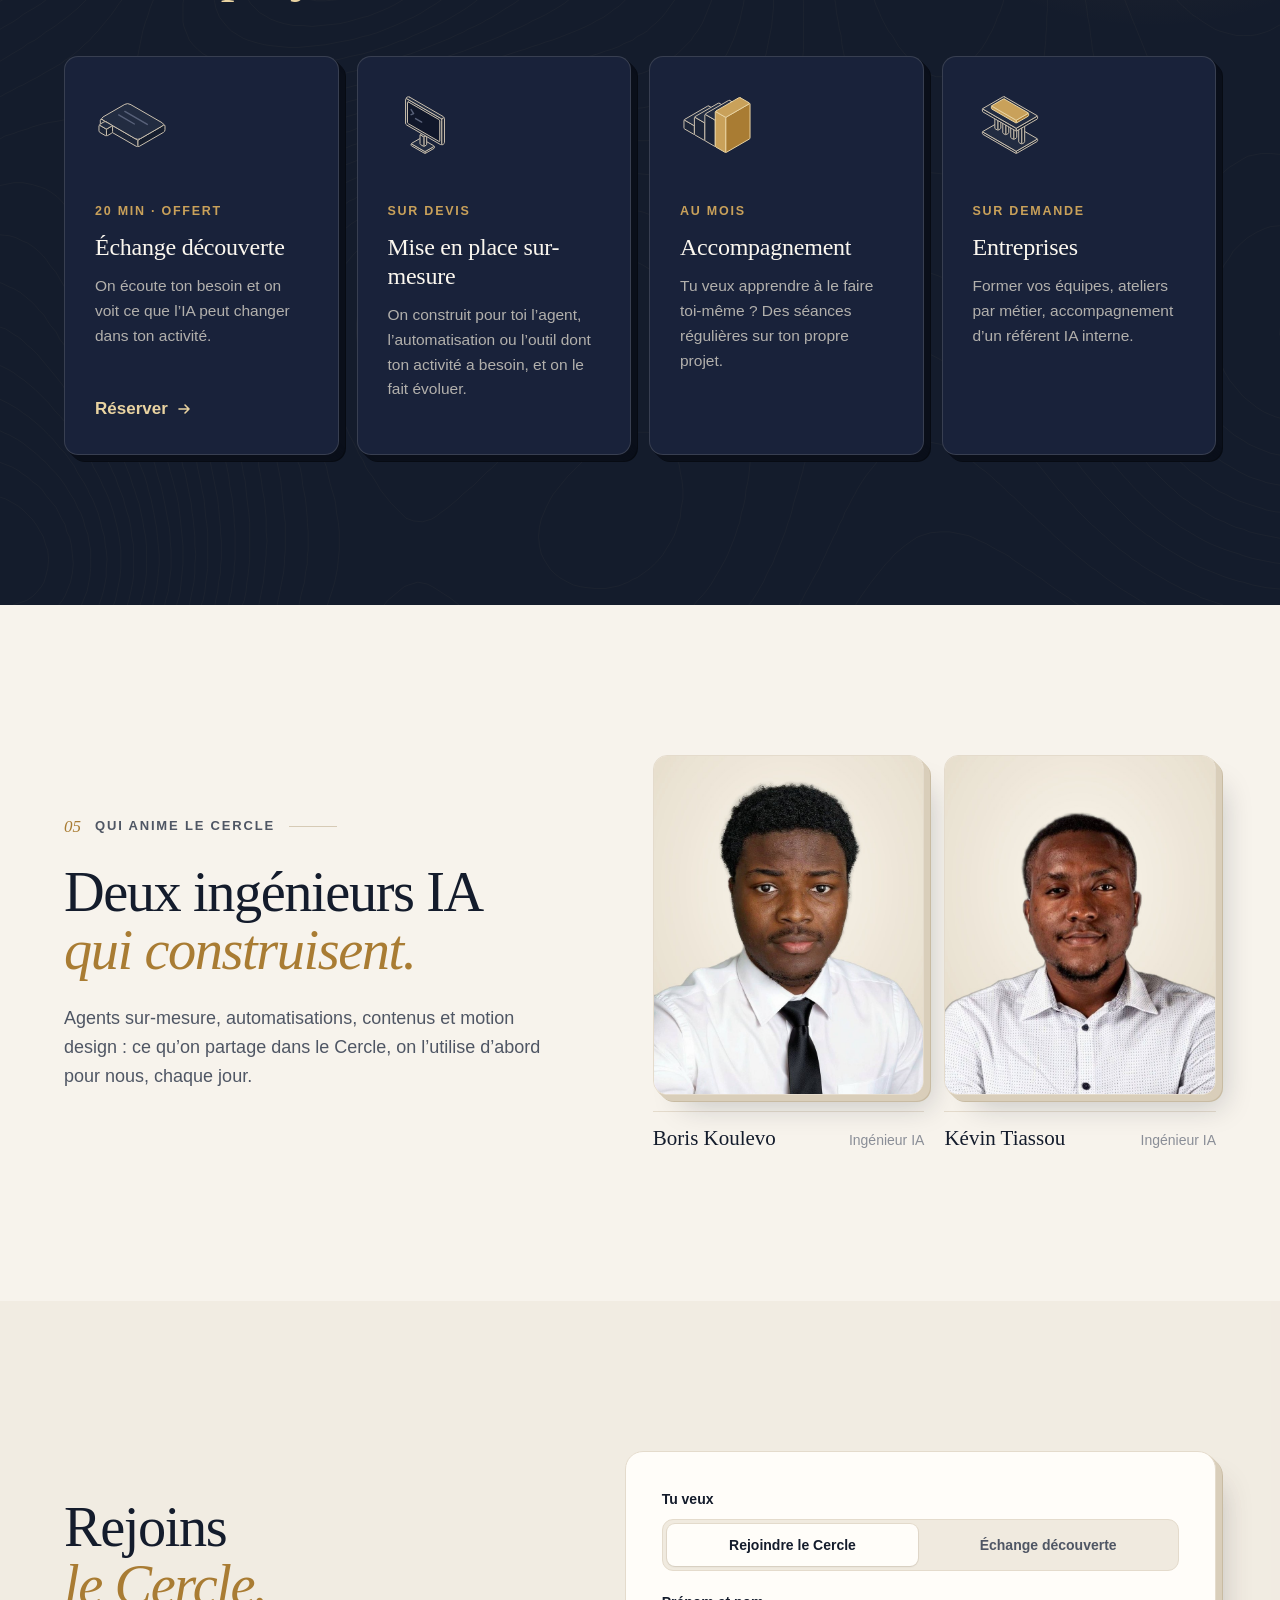
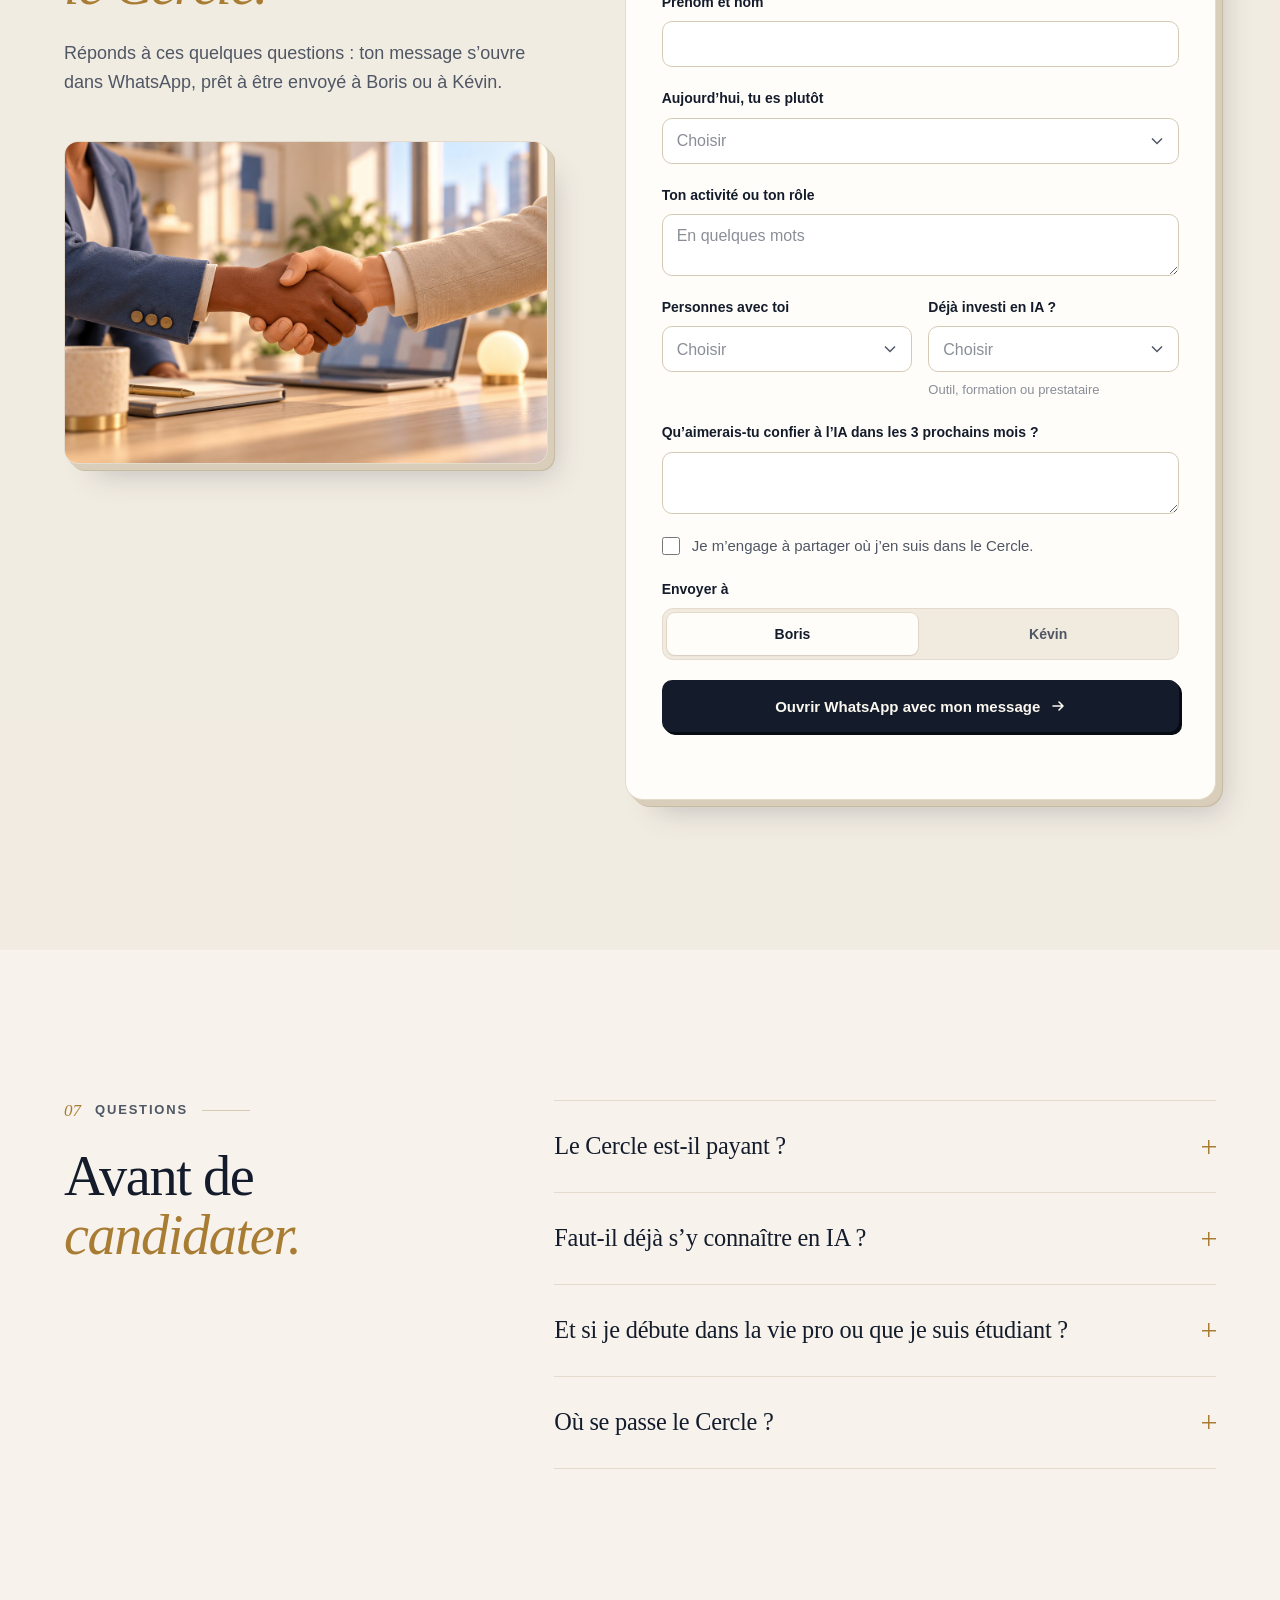
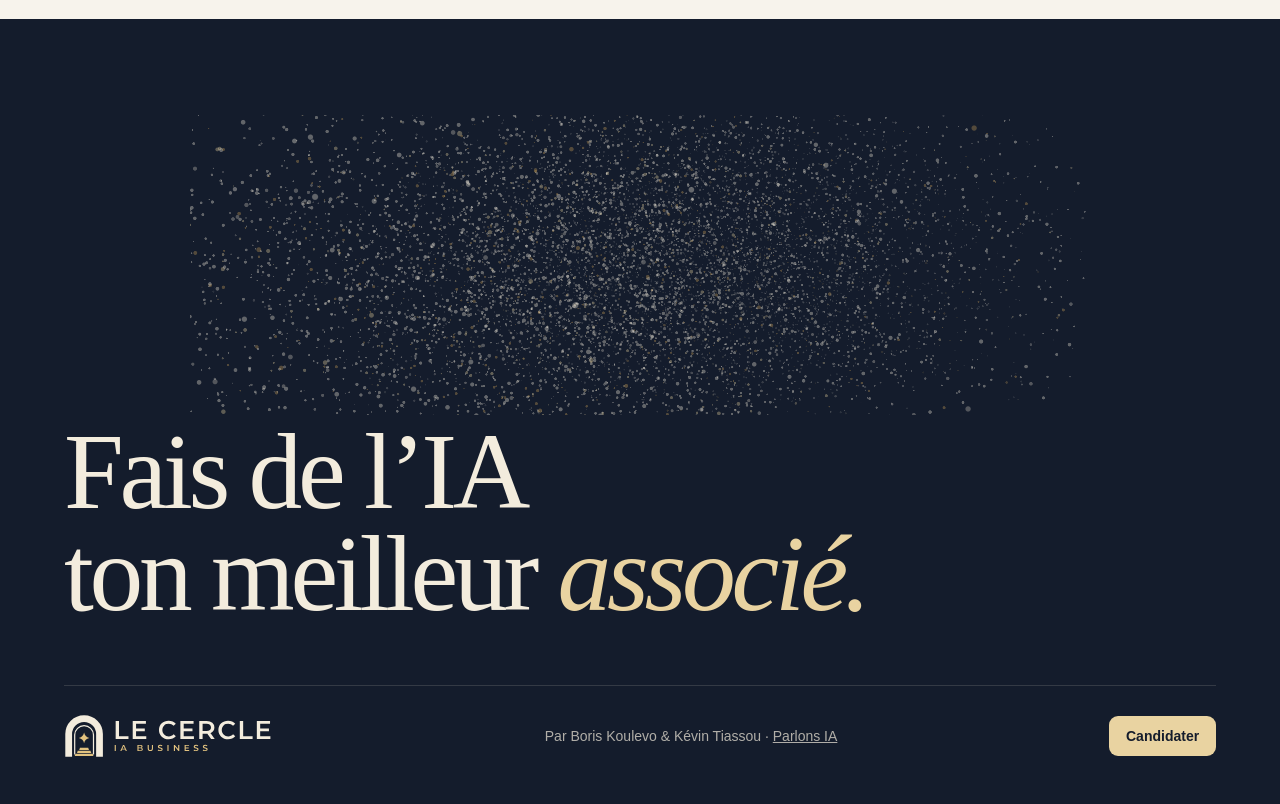
<file: iso/index.html>
<!DOCTYPE html>
<html lang="fr">
<head>
  <meta charset="UTF-8">
  <meta name="viewport" content="width=device-width, initial-scale=1.0">
  <title>Le Cercle IA Business · version isométrique</title>
  <meta name="description" content="Le cercle des entrepreneurs et des professionnels qui utilisent l'IA pour grandir : contenus, image, outils, agents. Gratuit, sur candidature, animé par Boris Koulevo et Kévin Tiassou.">
  <meta name="theme-color" content="#F7F3EC">
  <meta property="og:title" content="Le Cercle IA Business">
  <meta property="og:description" content="Fais de l'IA ton meilleur associé. Le cercle des entrepreneurs et des professionnels qui utilisent l'IA pour grandir.">
  <meta property="og:image" content="https://tiasslevo.github.io/cercle-ia-business/img/hero-desktop.jpg">
  <link rel="icon" href="../brand/logos/favicon.svg?v=2" type="image/svg+xml">
  <link rel="preconnect" href="https://api.fontshare.com" crossorigin>
  <link href="https://api.fontshare.com/v2/css?f[]=gambetta@300,400,500,600,301,401,501&f[]=switzer@400,500,600,700&display=swap" rel="stylesheet">
  <link rel="stylesheet" href="../cercle.css?v=10">
  <link rel="stylesheet" href="./iso-layer.css?v=2">
  <script>(function(){var q=location.search.indexOf('intro')>-1;try{if(!q&&matchMedia('(prefers-reduced-motion: reduce)').matches)return;if(!q&&sessionStorage.getItem('cercle-intro'))return;sessionStorage.setItem('cercle-intro','1');}catch(e){}document.documentElement.classList.add('intro-on');})();</script>
  <style>html.intro-on body,html.intro-run body{overflow:hidden}html.intro-on::after{content:"";position:fixed;inset:0;background:#F7F3EC;z-index:299}</style>
</head>
<body>
  <div class="progress" aria-hidden="true"><span></span></div>
  <div class="grain" aria-hidden="true"></div>

  <header class="top">
    <a href="#top" class="brand" aria-label="Le Cercle IA Business, retour en haut"><img class="brand-logo" src="../brand/logos/entete.svg?v=2" alt="Le Cercle IA Business" width="220" height="56"></a>
    <nav aria-label="Navigation">
      <a href="#dedans">Le Cercle</a>
      <a href="#comment">Comment ça marche</a>
      <a href="#travailler">Aller plus loin</a>
      <a href="#candidature" class="btn btn-ink btn-sm" data-magnetic>Candidater</a>
    </nav>
  </header>

  <main id="top">
    <!-- ================= HÉROS ================= -->
    <section class="hero">
            <div class="wrap hero-grid">
        <div class="hero-copy">
          <h1 class="split" data-split>Fais de l’IA ton meilleur <i>associé.</i></h1>
          <p class="lead" data-reveal style="--d:.5s">Le cercle des entrepreneurs et des professionnels qui mettent l’IA au travail&nbsp;: agents, automatisations, outils sur-mesure et création de contenu.</p>
          <div class="actions" data-reveal style="--d:.62s">
            <a href="#candidature" class="btn btn-ink" data-magnetic>Rejoindre gratuitement <svg class="arr" viewBox="0 0 16 16" aria-hidden="true"><path d="M3 8h10M9 4l4 4-4 4"/></svg></a>
            <a href="#candidature" class="btn btn-line" data-intent="echange">Réserver un échange</a>
          </div>
          <p class="free-note" data-reveal style="--d:.75s"><b>Accès gratuit</b>, sur candidature.</p>
        </div>

        <div class="hero-visual" data-reveal="zoom" style="--d:.15s">
          <canvas class="globe" aria-label="Globe en points : les membres du Cercle reliés entre l’Afrique, l’Europe et l’Amérique" role="img"></canvas>
        </div>
      </div>
    </section>

    <!-- ================= BANDEAU ================= -->
    <div class="band" aria-hidden="true">
      <div class="band-track">
        <span>Agents sur-mesure</span><span>Automatisation</span><span>Contenus</span><span>Image de marque</span><span>Relation client</span><span>Veille</span><span>Outils métier</span>
        <span>Agents sur-mesure</span><span>Automatisation</span><span>Contenus</span><span>Image de marque</span><span>Relation client</span><span>Veille</span><span>Outils métier</span>
      </div>
    </div>

    <!-- ================= POUR QUI ================= -->
    <section class="who" id="pourqui">
      <div class="wrap">
        <p class="label" data-reveal><b>01</b>Pour qui</p>
        <p class="statement" data-scrub>Tu as une activité, des clients, une équipe ou des responsabilités. Avec l’IA et des automatisations adaptées à ton métier, tu travailles plus vite, ton équipe produit plus vite et tu gagnes des heures chaque semaine.</p>

        <div class="profiles">
          <article class="profile" data-reveal>
            <span class="p-num">i.</span>
            <div class="p-txt"><h3>Entrepreneurs &amp; indépendants</h3><p>Boutique, restaurant, cabinet, studio, prestation de services&nbsp;: tu portes ton activité et chaque heure compte.</p></div>
            <svg class="iso-illu" data-iso="shop" aria-hidden="true"></svg>
          </article>
          <article class="profile" data-reveal>
            <span class="p-num">ii.</span>
            <div class="p-txt"><h3>Dirigeants</h3><p>Tu pilotes une structure et tu veux des équipes plus rapides, des process automatisés et des décisions mieux informées.</p></div>
            <svg class="iso-illu" data-iso="tower" aria-hidden="true"></svg>
          </article>
          <article class="profile" data-reveal>
            <span class="p-num">iii.</span>
            <div class="p-txt"><h3>Cadres &amp; managers</h3><p>Tu veux intégrer l’IA dans ton travail et dans celui de ton équipe, avec des résultats que tu peux mesurer.</p></div>
            <svg class="iso-illu" data-iso="team" aria-hidden="true"></svg>
          </article>
        </div>
      </div>
    </section>

    <!-- ================= DANS LE CERCLE ================= -->
    <section class="inside textured" id="dedans">
      <div class="wrap">
        <div class="head">
          <p class="label" data-reveal><b>02</b>Le Cercle au quotidien</p>
          <h2 data-reveal>Des membres qui avancent,<br><i>et un suivi personnalisé.</i></h2>
        </div>
        <div class="bento">
          <article class="tile tile-xl" data-reveal data-spot>
            <img src="../img/scene-lounge.jpg" alt="Des membres du Cercle échangent par petits groupes" loading="lazy">
            <div class="tile-txt"><h3>Une communauté qui avance ensemble</h3><p>Des membres qui partagent leurs cas, leurs outils et leurs résultats.</p></div>
          </article>
          <article class="tile" data-reveal data-spot style="--d:.08s">
            <img src="../img/spot-point.jpg" alt="" loading="lazy">
            <div class="tile-txt"><h3>Un point régulier avec nous</h3><p>Où tu en es, comment tu utilises l’IA, et ce que tu peux automatiser ensuite.</p></div>
          </article>
          <article class="tile" data-reveal data-spot style="--d:.16s">
            <img src="../img/spot-live.jpg" alt="" loading="lazy">
            <div class="tile-txt"><h3>Des sessions privées sur vos vrais cas</h3><p>On prend le cas réel d’un membre et on le résout ensemble, en direct.</p></div>
          </article>
          <article class="tile" data-reveal data-spot style="--d:.08s">
            <img src="../img/spot-ressources.jpg" alt="" loading="lazy">
            <div class="tile-txt"><h3>Des ressources pro</h3><p>Modèles, petits agents prêts à adapter, retours de terrain.</p></div>
          </article>
          <article class="tile" data-reveal data-spot style="--d:.16s">
            <img src="../img/spot-privilege.jpg" alt="" loading="lazy">
            <div class="tile-txt"><h3>Un accès privilégié</h3><p>Créneaux réservés, tarif membre sur l’accompagnement, nouveautés en avant-première.</p></div>
          </article>
        </div>

        </div>
      </div>
    </section>

    <!-- ================= COMMENT ÇA MARCHE ================= -->
    <section class="how" id="comment">
      <div class="wrap how-grid">
        <div class="how-side">
          <p class="label" data-reveal><b>03</b>Comment ça marche</p>
          <h2 data-reveal>Trois étapes<br><i>pour entrer.</i></h2>
          <p class="muted" data-reveal>Pas de lien d’entrée public&nbsp;: chaque membre est accueilli par Boris ou Kévin.</p>
        </div>
        <div class="steps" data-steps>
          <svg class="path" preserveAspectRatio="none" aria-hidden="true"><path class="path-bg"/><path class="path-fg"/></svg>
          <article class="step" data-reveal>
            <span class="node"><svg class="iso-ico" data-iso="form" aria-hidden="true"></svg></span>
            <p class="s-num">Étape 01</p>
            <h3>Tu candidates</h3>
            <p>Quelques questions sur ton activité et sur ce que tu veux confier à l’IA. Deux minutes.</p>
          </article>
          <article class="step" data-reveal>
            <span class="node"><svg class="iso-ico" data-iso="phone" aria-hidden="true"></svg></span>
            <p class="s-num">Étape 02</p>
            <h3>On échange</h3>
            <p>Boris ou Kévin te répond sur WhatsApp pour mieux comprendre ton besoin.</p>
          </article>
          <article class="step" data-reveal>
            <span class="node"><svg class="iso-ico" data-iso="door" aria-hidden="true"></svg></span>
            <p class="s-num">Étape 03</p>
            <h3>Bienvenue dans le Cercle</h3>
            <p>Tu rejoins le groupe et tu avances avec les autres membres. On attend simplement de chacun qu’il soit actif.</p>
          </article>
        </div>
      </div>
    </section>

    <!-- ================= ALLER PLUS LOIN ================= -->
    <section class="offers" id="travailler">
      <div class="wrap">
        <div class="head light">
          <p class="label" data-reveal><b>04</b>Aller plus loin</p>
          <h2 data-reveal>Quand tu veux qu’on avance<br><i>sur ton projet.</i></h2>
        </div>
        <div class="offer-grid">
          <article class="offer" data-reveal data-spot>
            <svg class="o-ico iso-ico dark" data-iso="bubble" aria-hidden="true"></svg>
            <p class="o-meta">20 min · offert</p>
            <h3>Échange découverte</h3>
            <p>On écoute ton besoin et on voit ce que l’IA peut changer dans ton activité.</p>
            <a href="#candidature" class="link" data-intent="echange">Réserver <svg class="arr" viewBox="0 0 16 16" aria-hidden="true"><path d="M3 8h10M9 4l4 4-4 4"/></svg></a>
          </article>
          <article class="offer" data-reveal data-spot style="--d:.08s">
            <svg class="o-ico iso-ico dark" data-iso="screen" aria-hidden="true"></svg>
            <p class="o-meta">Sur devis</p>
            <h3>Mise en place sur-mesure</h3>
            <p>On construit pour toi l’agent, l’automatisation ou l’outil dont ton activité a besoin, et on le fait évoluer.</p>
          </article>
          <article class="offer" data-reveal data-spot style="--d:.16s">
            <svg class="o-ico iso-ico dark" data-iso="stairs" aria-hidden="true"></svg>
            <p class="o-meta">Au mois</p>
            <h3>Accompagnement</h3>
            <p>Tu veux apprendre à le faire toi-même&nbsp;? Des séances régulières sur ton propre projet.</p>
          </article>
          <article class="offer" data-reveal data-spot style="--d:.24s">
            <svg class="o-ico iso-ico dark" data-iso="building" aria-hidden="true"></svg>
            <p class="o-meta">Sur demande</p>
            <h3>Entreprises</h3>
            <p>Former vos équipes, ateliers par métier, accompagnement d’un référent IA interne.</p>
          </article>
        </div>
      </div>
    </section>

    <!-- ================= QUI ================= -->
    <section class="team" id="qui">
      <div class="wrap team-grid">
        <div>
          <p class="label" data-reveal><b>05</b>Qui anime le Cercle</p>
          <h2 data-reveal>Deux ingénieurs IA<br><i>qui construisent.</i></h2>
          <p class="muted" data-reveal>Agents sur-mesure, automatisations, contenus et motion design&nbsp;: ce qu’on partage dans le Cercle, on l’utilise d’abord pour nous, chaque jour.</p>
        </div>
        <div class="people">
          <figure data-reveal><div class="portrait"><img src="../img/boris.jpg?v=3" alt="Boris Koulevo"></div><figcaption><b>Boris Koulevo</b><span>Ingénieur IA</span></figcaption></figure>
          <figure data-reveal style="--d:.12s"><div class="portrait"><img src="../img/kevin.jpg?v=3" alt="Kévin Tiassou"></div><figcaption><b>Kévin Tiassou</b><span>Ingénieur IA</span></figcaption></figure>
        </div>
      </div>
    </section>

    <!-- ================= CANDIDATURE ================= -->
    <section class="apply textured" id="candidature">
      <div class="wrap apply-grid">
        <div class="apply-side">
          <p class="label" data-reveal><b>06</b>Candidature</p>
          <h2 data-reveal>Rejoins<br><i>le Cercle.</i></h2>
          <p class="muted" data-reveal>Réponds à ces quelques questions&nbsp;: ton message s’ouvre dans WhatsApp, prêt à être envoyé à Boris ou à Kévin.</p>
          <figure class="apply-img" data-reveal><img src="../img/scene-mains.jpg" alt="" loading="lazy"></figure>
        </div>
        <form id="form" class="form" data-reveal novalidate>
          <div class="field">
            <span class="f-label">Tu veux</span>
            <div class="tabs" role="radiogroup">
              <label><input type="radio" name="intent" value="cercle" checked><span>Rejoindre le Cercle</span></label>
              <label><input type="radio" name="intent" value="echange"><span>Échange découverte</span></label>
            </div>
          </div>
          <label class="field"><span class="f-label">Prénom et nom</span><input name="nom" autocomplete="name" required></label>
          <label class="field"><span class="f-label">Aujourd’hui, tu es plutôt</span><select name="profil" required>
            <option value="" selected disabled>Choisir</option>
            <option>Entrepreneur ou indépendant</option><option>Dirigeant</option><option>Cadre ou manager</option><option>Salarié</option><option>Étudiant</option>
          </select></label>
          <label class="field"><span class="f-label">Ton activité ou ton rôle</span><textarea name="activite" rows="2" placeholder="En quelques mots" required></textarea></label>
          <div class="row-2">
            <label class="field"><span class="f-label">Personnes avec toi</span><select name="equipe">
              <option value="" selected disabled>Choisir</option>
              <option>Je travaille seul</option><option>2 à 5</option><option>6 à 20</option><option>Plus de 20</option>
            </select></label>
            <label class="field"><span class="f-label">Déjà investi en IA&nbsp;?</span><select name="invest">
              <option value="" selected disabled>Choisir</option>
              <option>Oui</option><option>Non</option>
            </select><span class="f-help">Outil, formation ou prestataire</span></label>
          </div>
          <label class="field"><span class="f-label">Qu’aimerais-tu confier à l’IA dans les 3 prochains mois&nbsp;?</span><textarea name="tache" rows="2" required></textarea></label>
          <label class="check cercle-only"><input type="checkbox" name="engage"><span>Je m’engage à partager où j’en suis dans le Cercle.</span></label>
          <div class="field">
            <span class="f-label">Envoyer à</span>
            <div class="tabs" role="radiogroup">
              <label><input type="radio" name="to" value="boris" checked><span>Boris</span></label>
              <label><input type="radio" name="to" value="kevin"><span>Kévin</span></label>
            </div>
          </div>
          <button type="submit" class="btn btn-ink wide">Ouvrir WhatsApp avec mon message <svg class="arr" viewBox="0 0 16 16" aria-hidden="true"><path d="M3 8h10M9 4l4 4-4 4"/></svg></button>
          <p class="form-error" role="alert"></p>
        </form>
      </div>
    </section>

    <!-- ================= QUESTIONS ================= -->
    <section class="faq" id="faq">
      <div class="wrap faq-grid">
        <div>
          <p class="label" data-reveal><b>07</b>Questions</p>
          <h2 data-reveal>Avant de<br><i>candidater.</i></h2>
        </div>
        <div class="acc" data-reveal>
          <details><summary>Le Cercle est-il payant&nbsp;?</summary><div><p>Non. Le Cercle est gratuit, sur candidature. Seuls l’accompagnement individuel et les mises en place sur-mesure sont payants, avec un tarif membre.</p></div></details>
          <details><summary>Faut-il déjà s’y connaître en IA&nbsp;?</summary><div><p>Non. Ce qui compte, c’est d’avoir une activité ou des responsabilités, et l’envie de mettre l’IA en pratique.</p></div></details>
          <details><summary>Et si je débute dans la vie pro ou que je suis étudiant&nbsp;?</summary><div><p>La communauté <a href="https://tiasslevo.github.io/parlons-ia/">Parlons IA</a> est faite pour toi&nbsp;: ressources, masterclass et entraide.</p></div></details>
          <details><summary>Où se passe le Cercle&nbsp;?</summary><div><p>Sur WhatsApp, avec des sessions en direct réservées aux membres.</p></div></details>
        </div>
      </div>
    </section>
  </main>

  <footer class="foot">
    <div class="foot-logo3d" aria-hidden="true"><canvas></canvas></div>
    <div class="wrap">
      <p class="foot-big" data-reveal>Fais de l’IA<br>ton meilleur <i>associé.</i></p>
      <div class="foot-row">
        <img class="brand-logo foot-logo" src="../brand/logos/entete-clair.svg?v=2" alt="Le Cercle IA Business" width="190" height="48">
        <span>Par Boris Koulevo &amp; Kévin Tiassou · <a href="https://tiasslevo.github.io/parlons-ia/">Parlons IA</a></span>
        <a href="#candidature" class="btn btn-gold btn-sm">Candidater</a>
      </div>
    </div>
  </footer>

  <script src="../site-intro.js?v=5" data-base="../"></script>

  <script src="../globe-land.js?v=5"></script>
  <script src="../cercle.js?v=8"></script>
  <script src="./iso-layer.js?v=2"></script>
  <script type="importmap">{ "imports": { "three": "../vendor/three.module.min.js" } }</script>
  <script type="module" src="../footer-logo.js?v=1"></script>
</body>
</html>
</file>
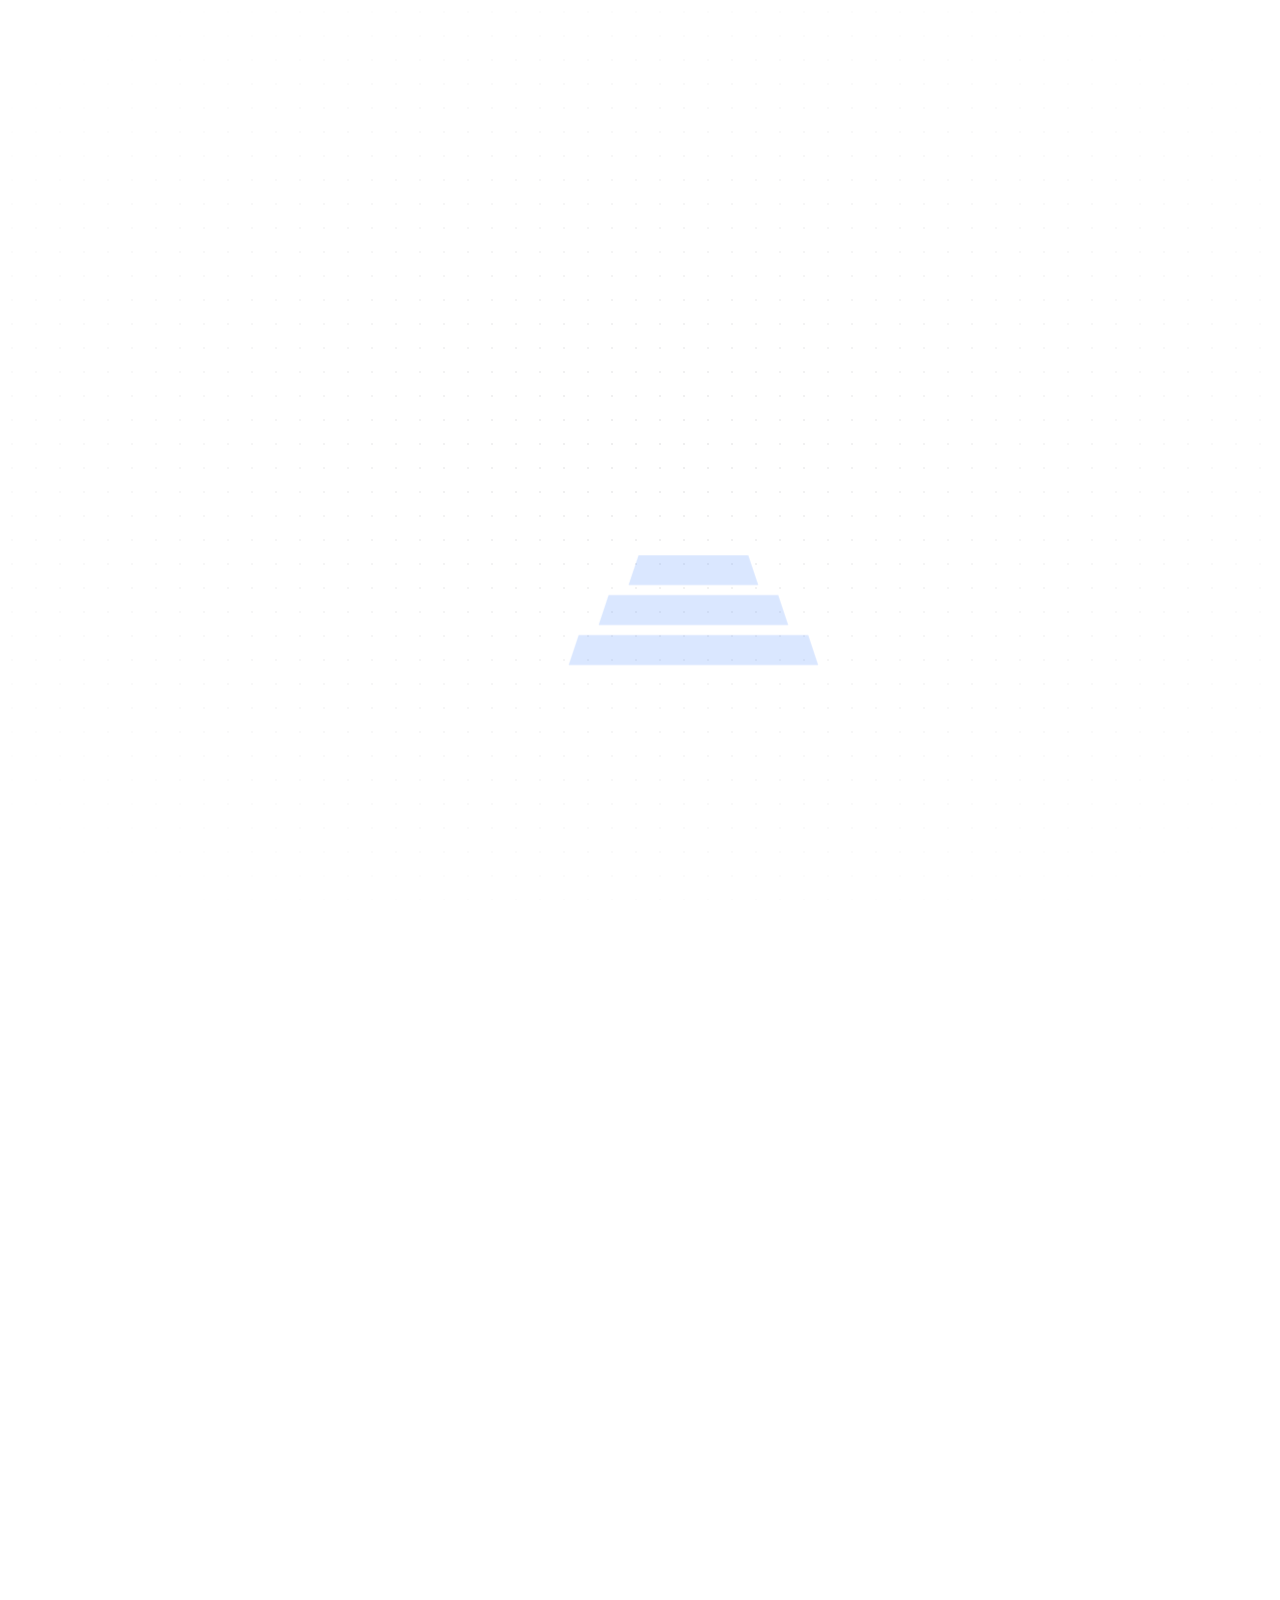
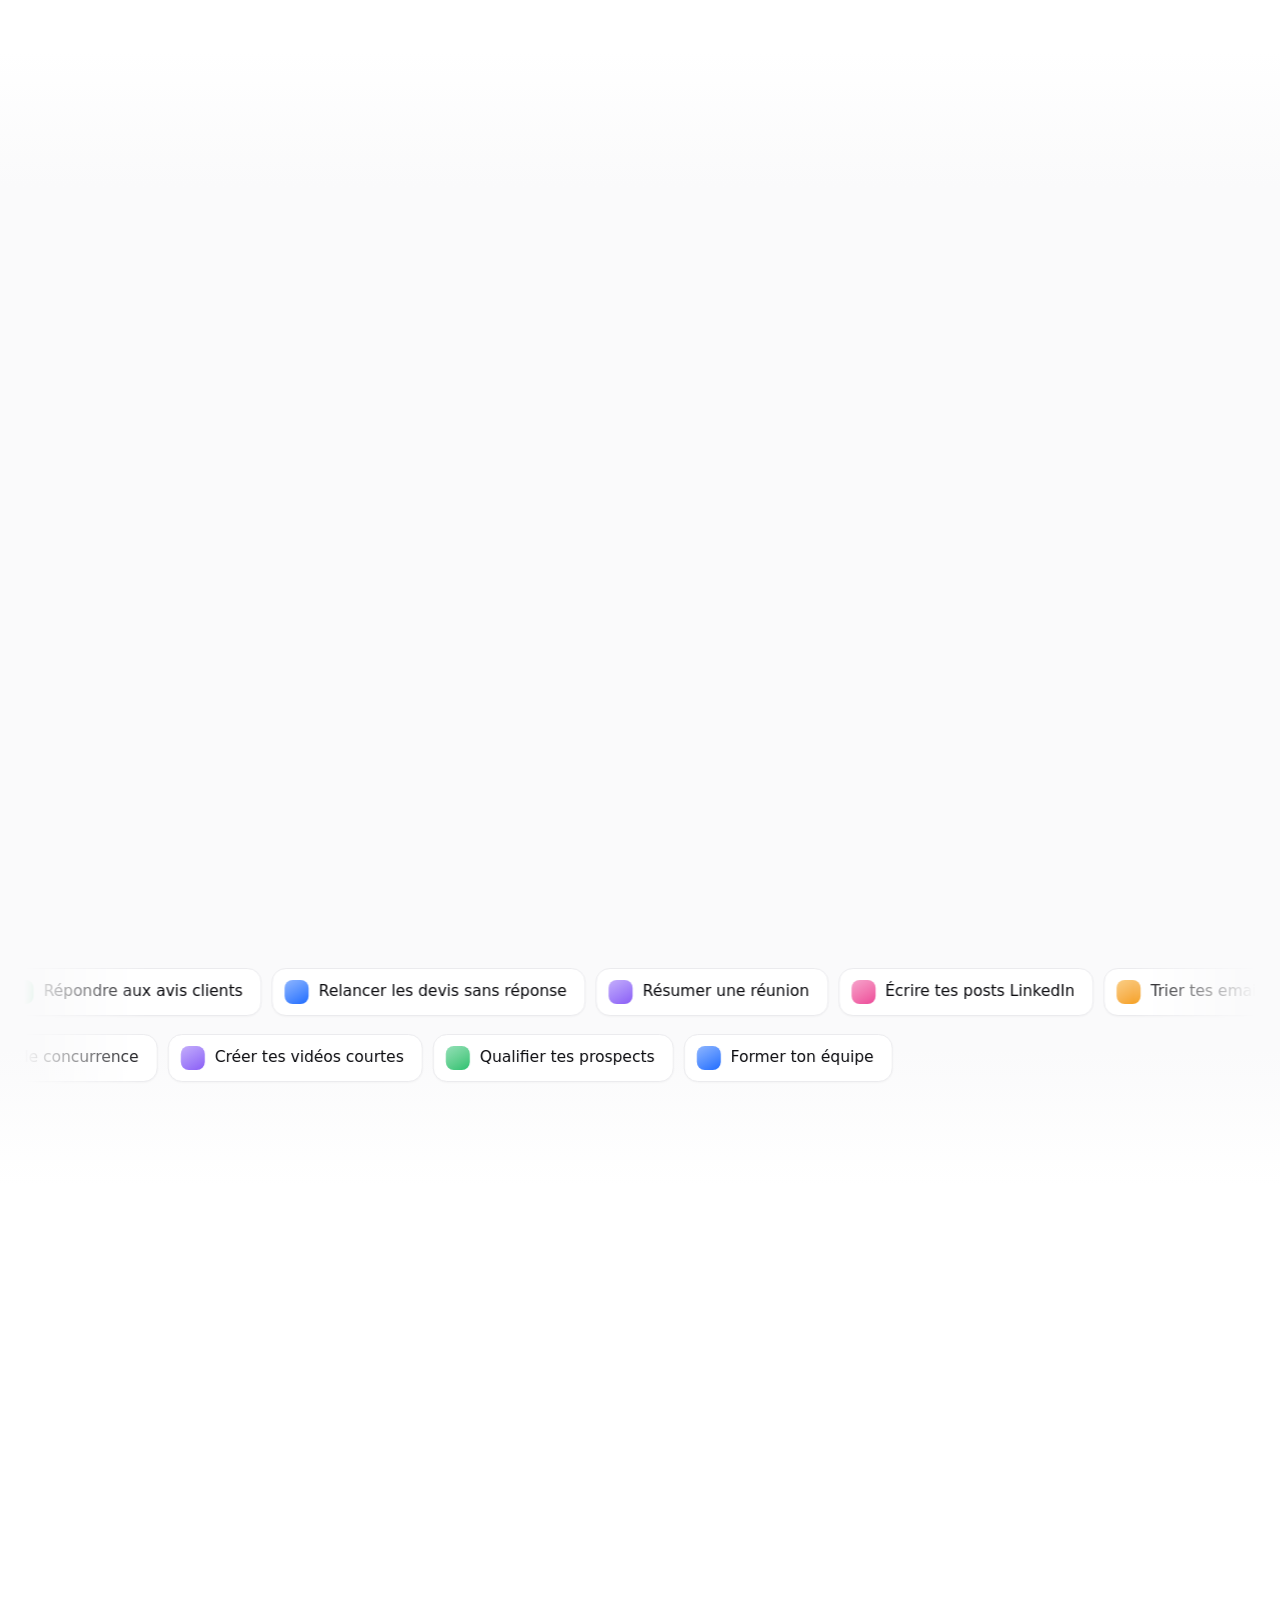
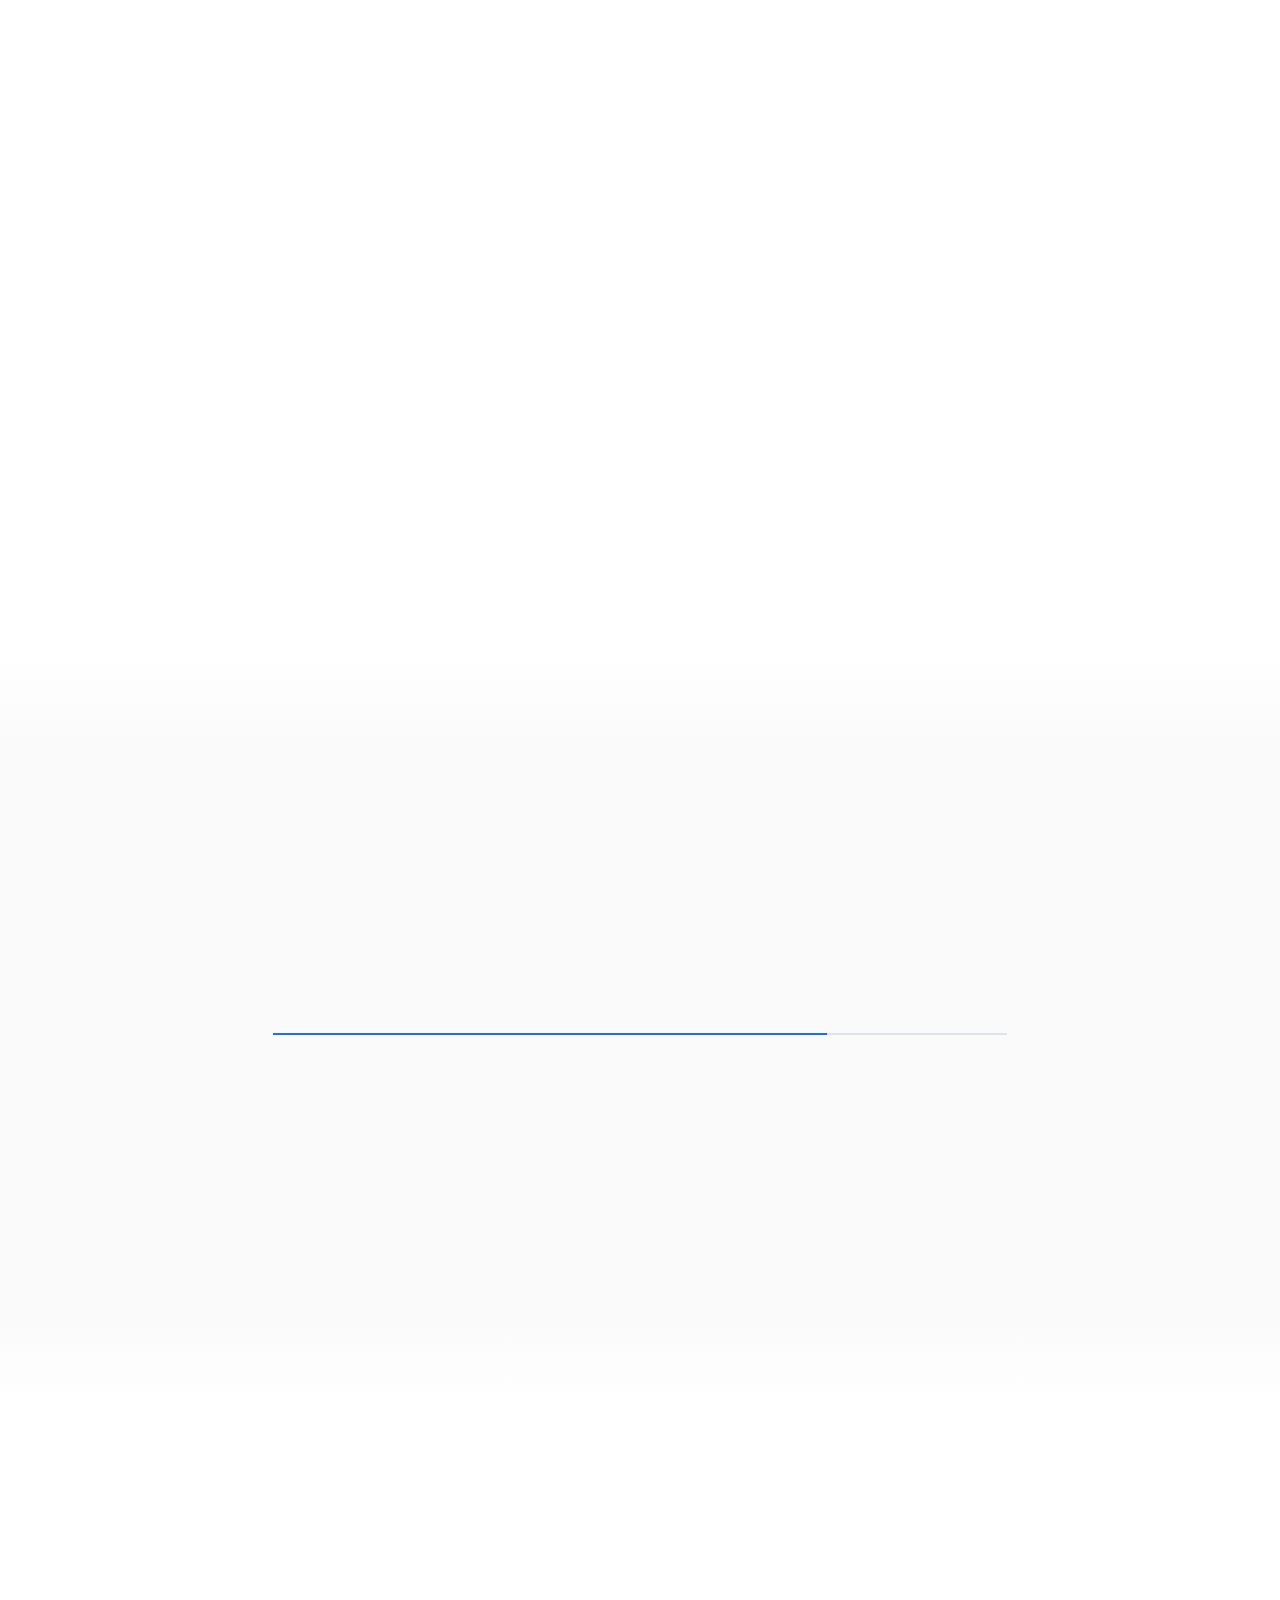
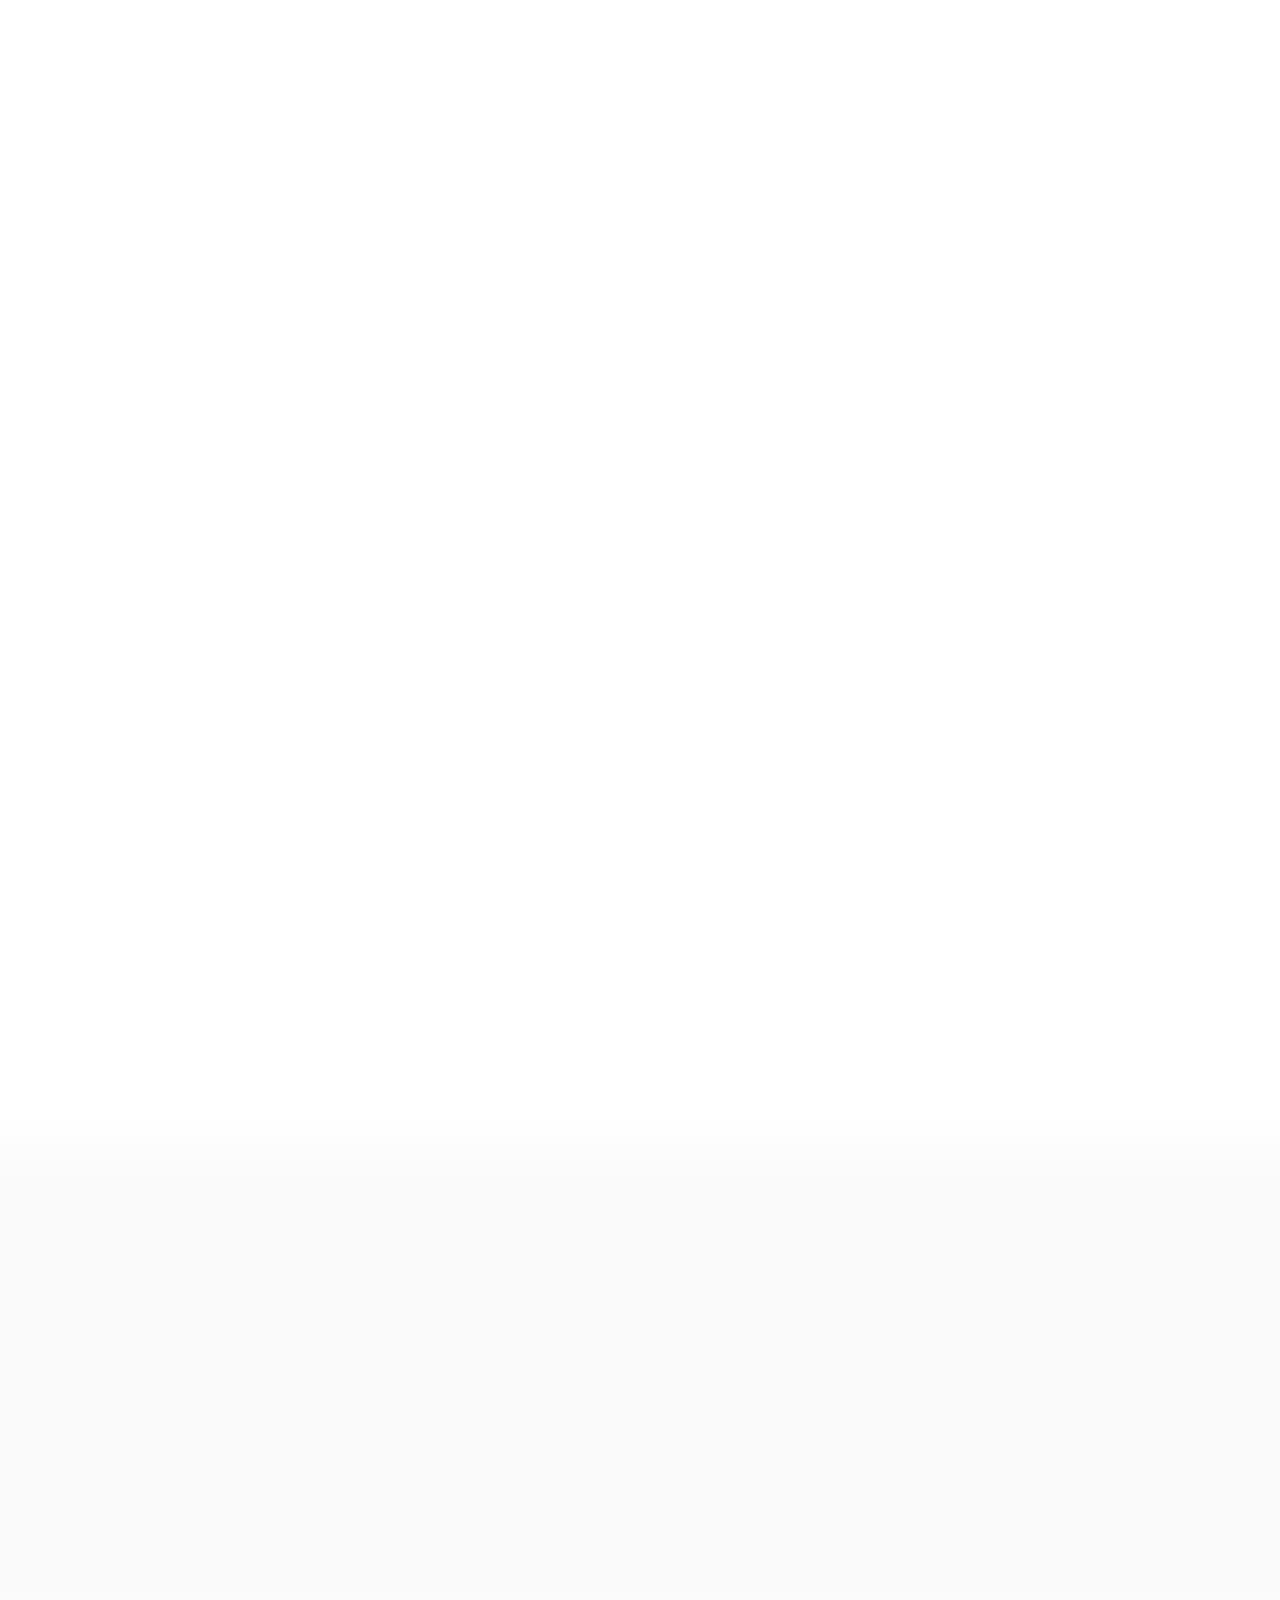
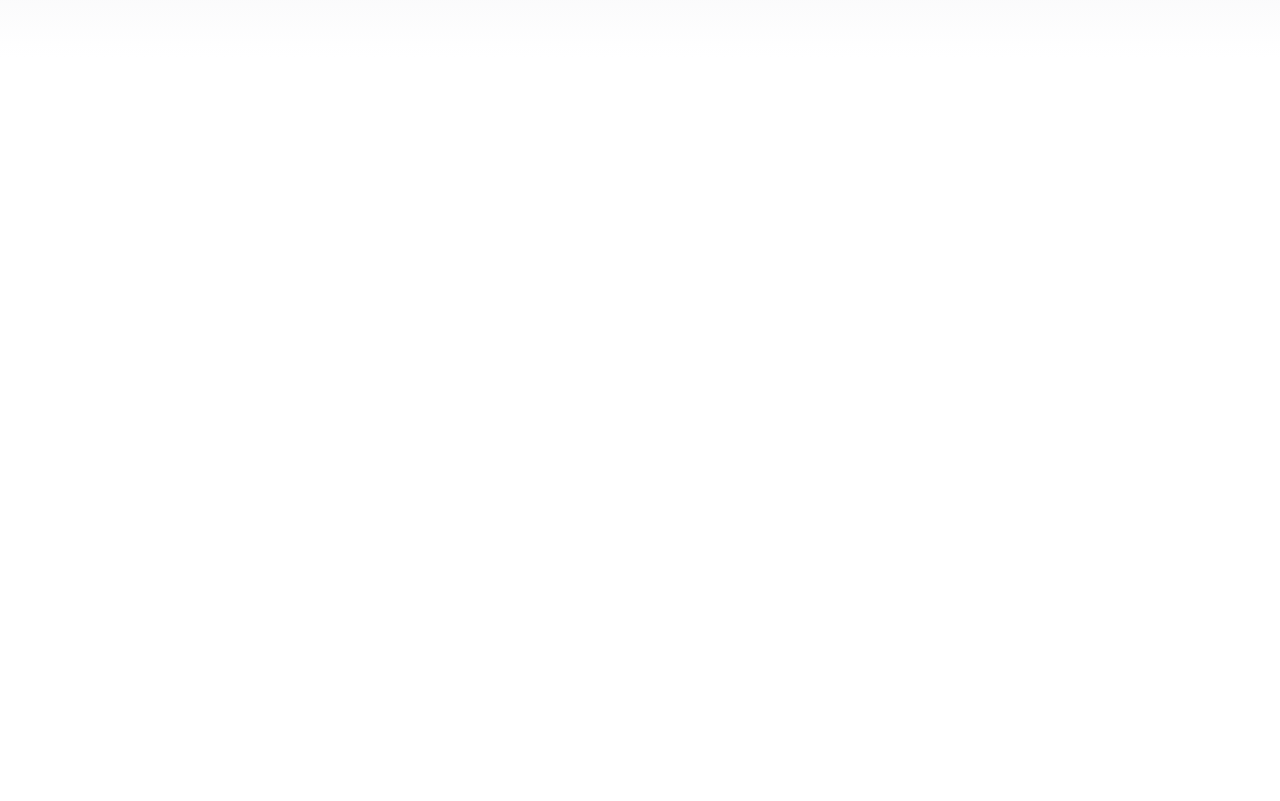
<file: v4/index.html>
<!doctype html><html lang="fr"><head><meta charset="utf-8"><title>Le Cercle IA Business</title><meta http-equiv="refresh" content="0; url=../"><link rel="canonical" href="../"></head><body><a href="../">Le Cercle IA Business</a></body></html>
</file>
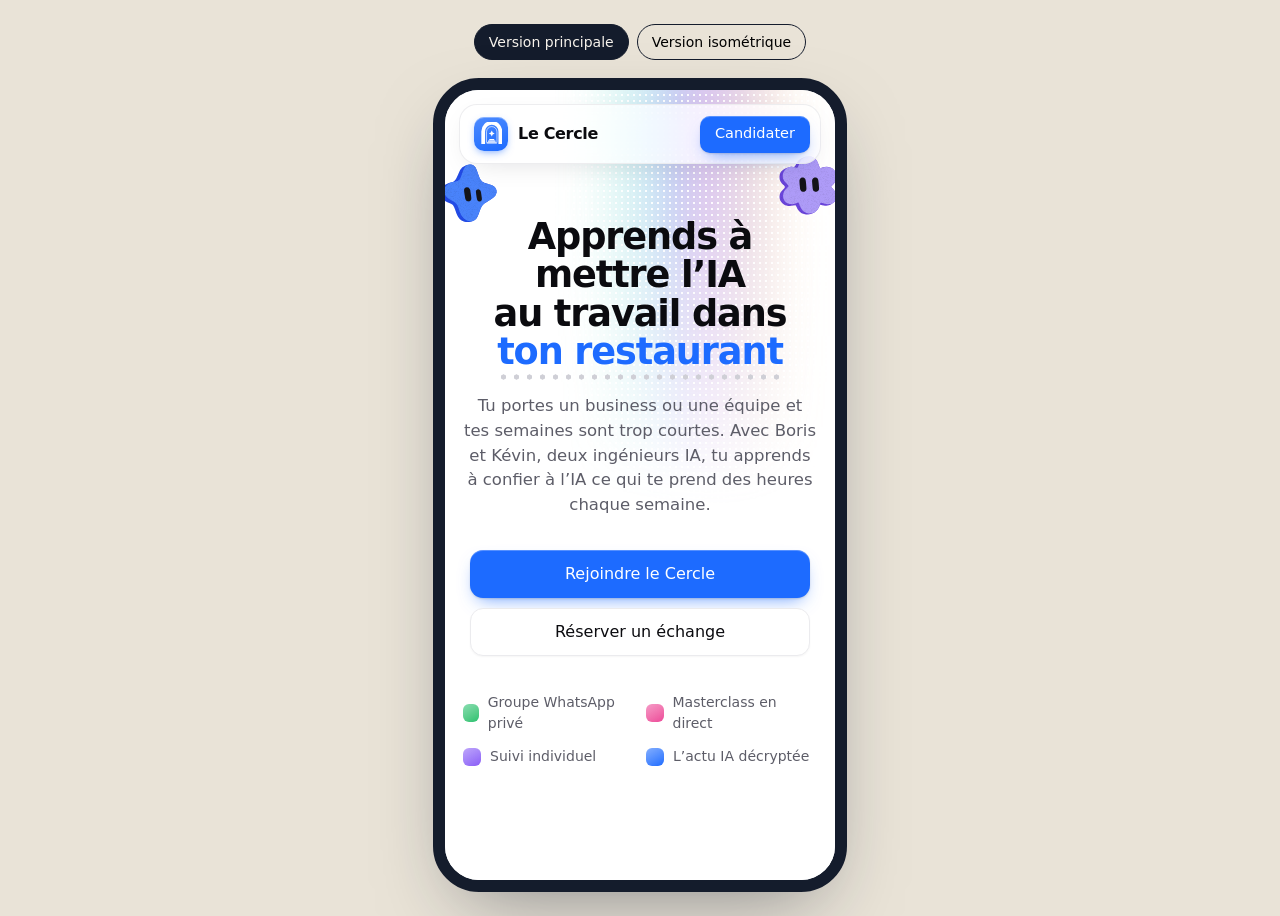
<file: apercu-mobile.html>
<!DOCTYPE html>
<html lang="fr">
<head>
  <meta charset="UTF-8">
  <meta name="viewport" content="width=device-width, initial-scale=1.0">
  <meta name="robots" content="noindex">
  <title>Aperçu mobile · Le Cercle IA Business</title>
  <style>
    body { margin: 0; min-height: 100vh; display: flex; flex-direction: column; align-items: center; gap: 18px; padding: 24px; background: #E9E3D7; font: 500 14px system-ui, sans-serif; color: #141C2C; box-sizing: border-box; }
    nav { display: flex; gap: 8px; flex-wrap: wrap; justify-content: center; }
    nav button { font: inherit; padding: 9px 14px; border-radius: 999px; border: 1px solid #141C2C; background: transparent; cursor: pointer; }
    nav button.on { background: #141C2C; color: #F7F3EC; }
    .phone { width: 390px; height: 844px; max-height: calc(100vh - 110px); border: 12px solid #141C2C; border-radius: 46px; overflow: hidden; background: #fff; box-shadow: 0 30px 80px -30px rgba(20,28,44,.5); }
    iframe { width: 100%; height: 100%; border: 0; display: block; }
  </style>
</head>
<body>
  <nav>
    <button data-src="./index.html?intro" class="on">Version principale</button>
    <button data-src="./iso/index.html?intro">Version isométrique</button>
  </nav>
  <div class="phone"><iframe id="f" src="./index.html?intro" title="Aperçu mobile"></iframe></div>
  <script>
    document.querySelector('nav').addEventListener('click', (e) => {
      const b = e.target.closest('button'); if (!b) return;
      document.querySelectorAll('nav button').forEach((x) => x.classList.toggle('on', x === b));
      document.getElementById('f').src = b.dataset.src;
    });
  </script>
</body>
</html>
</file>
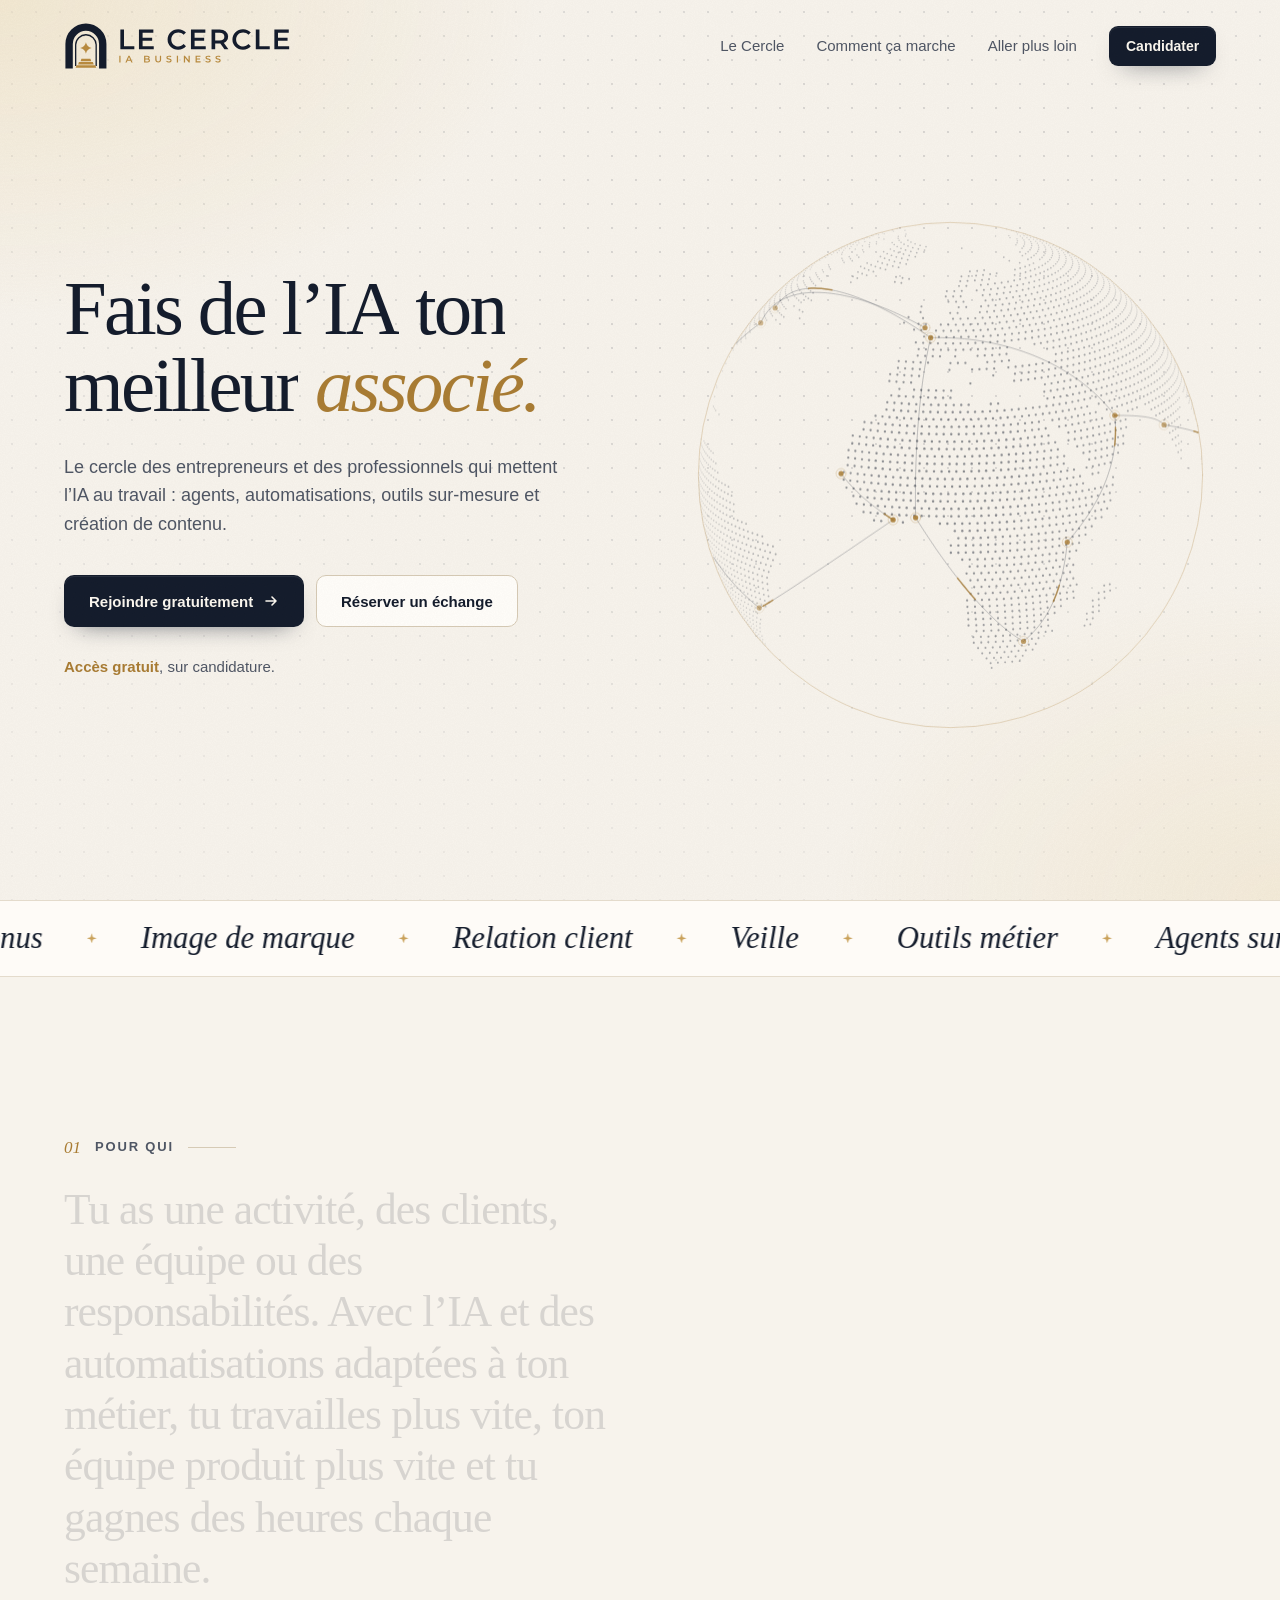
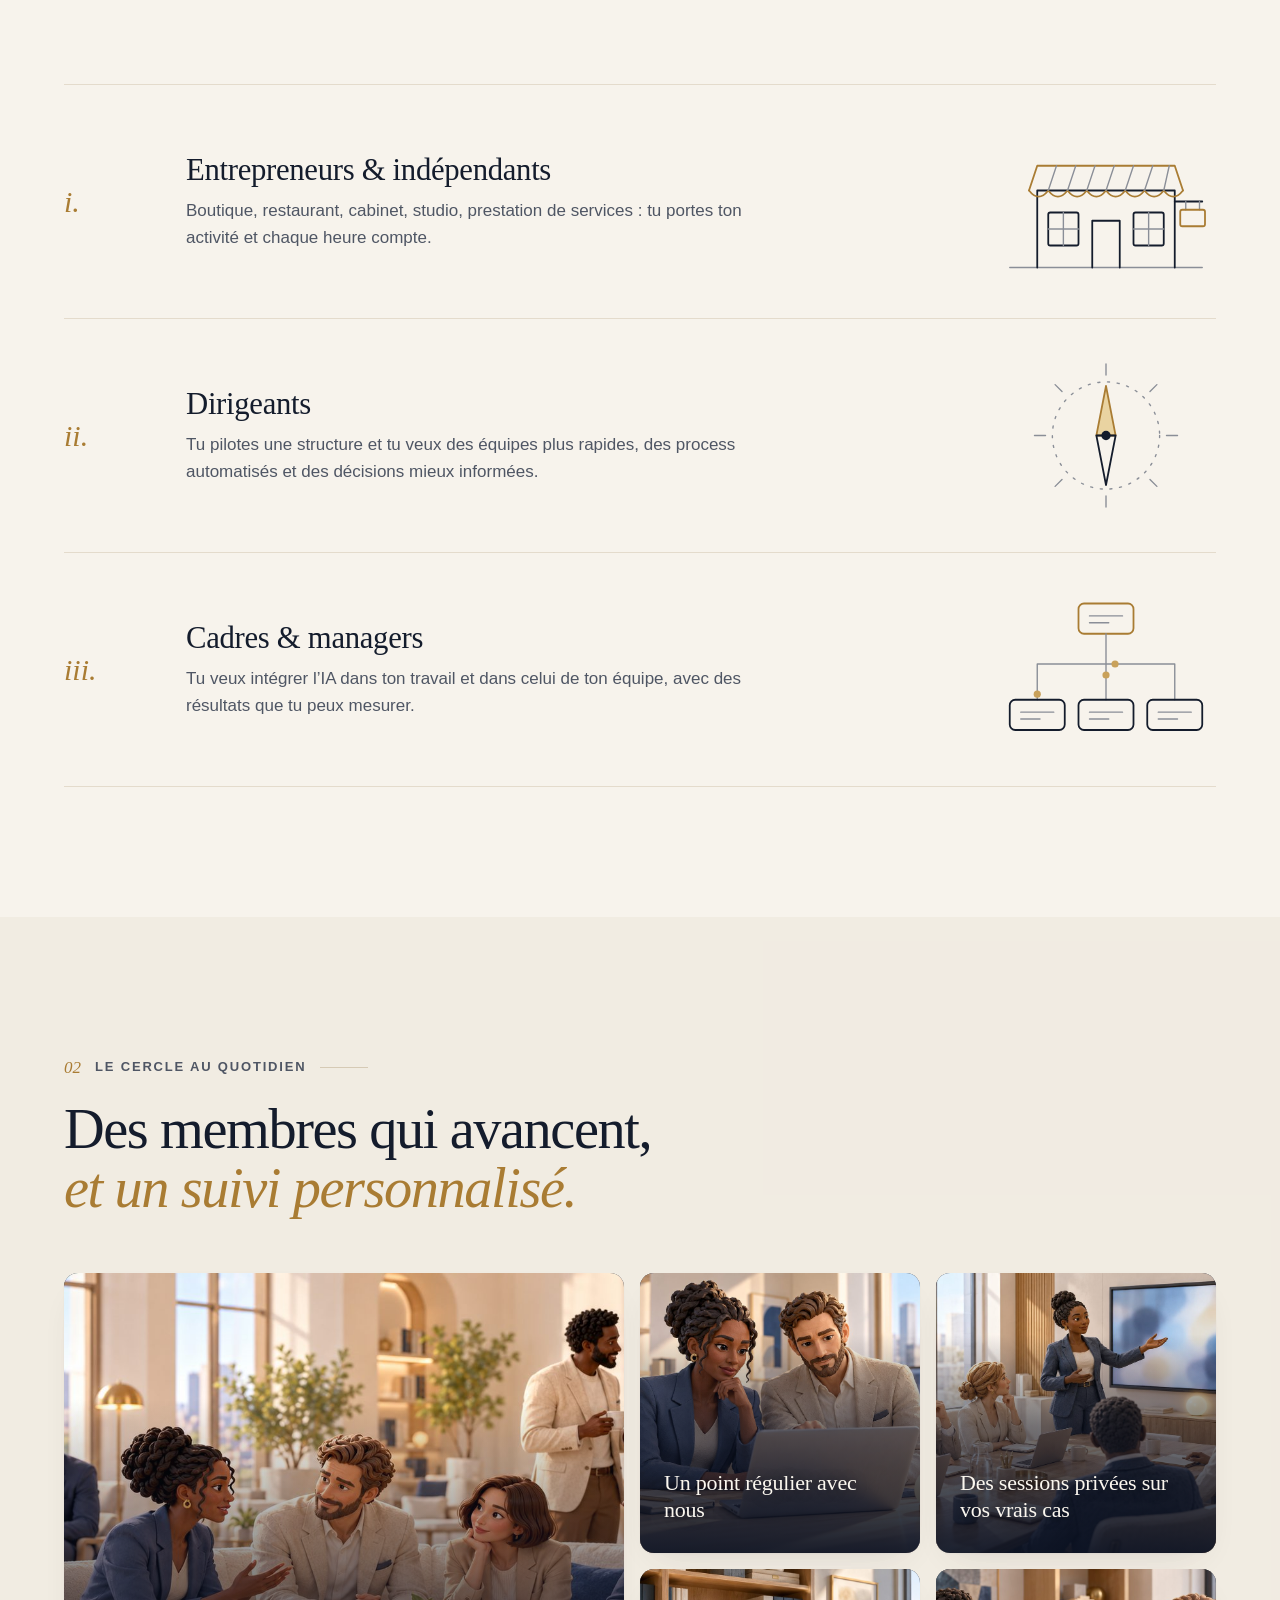
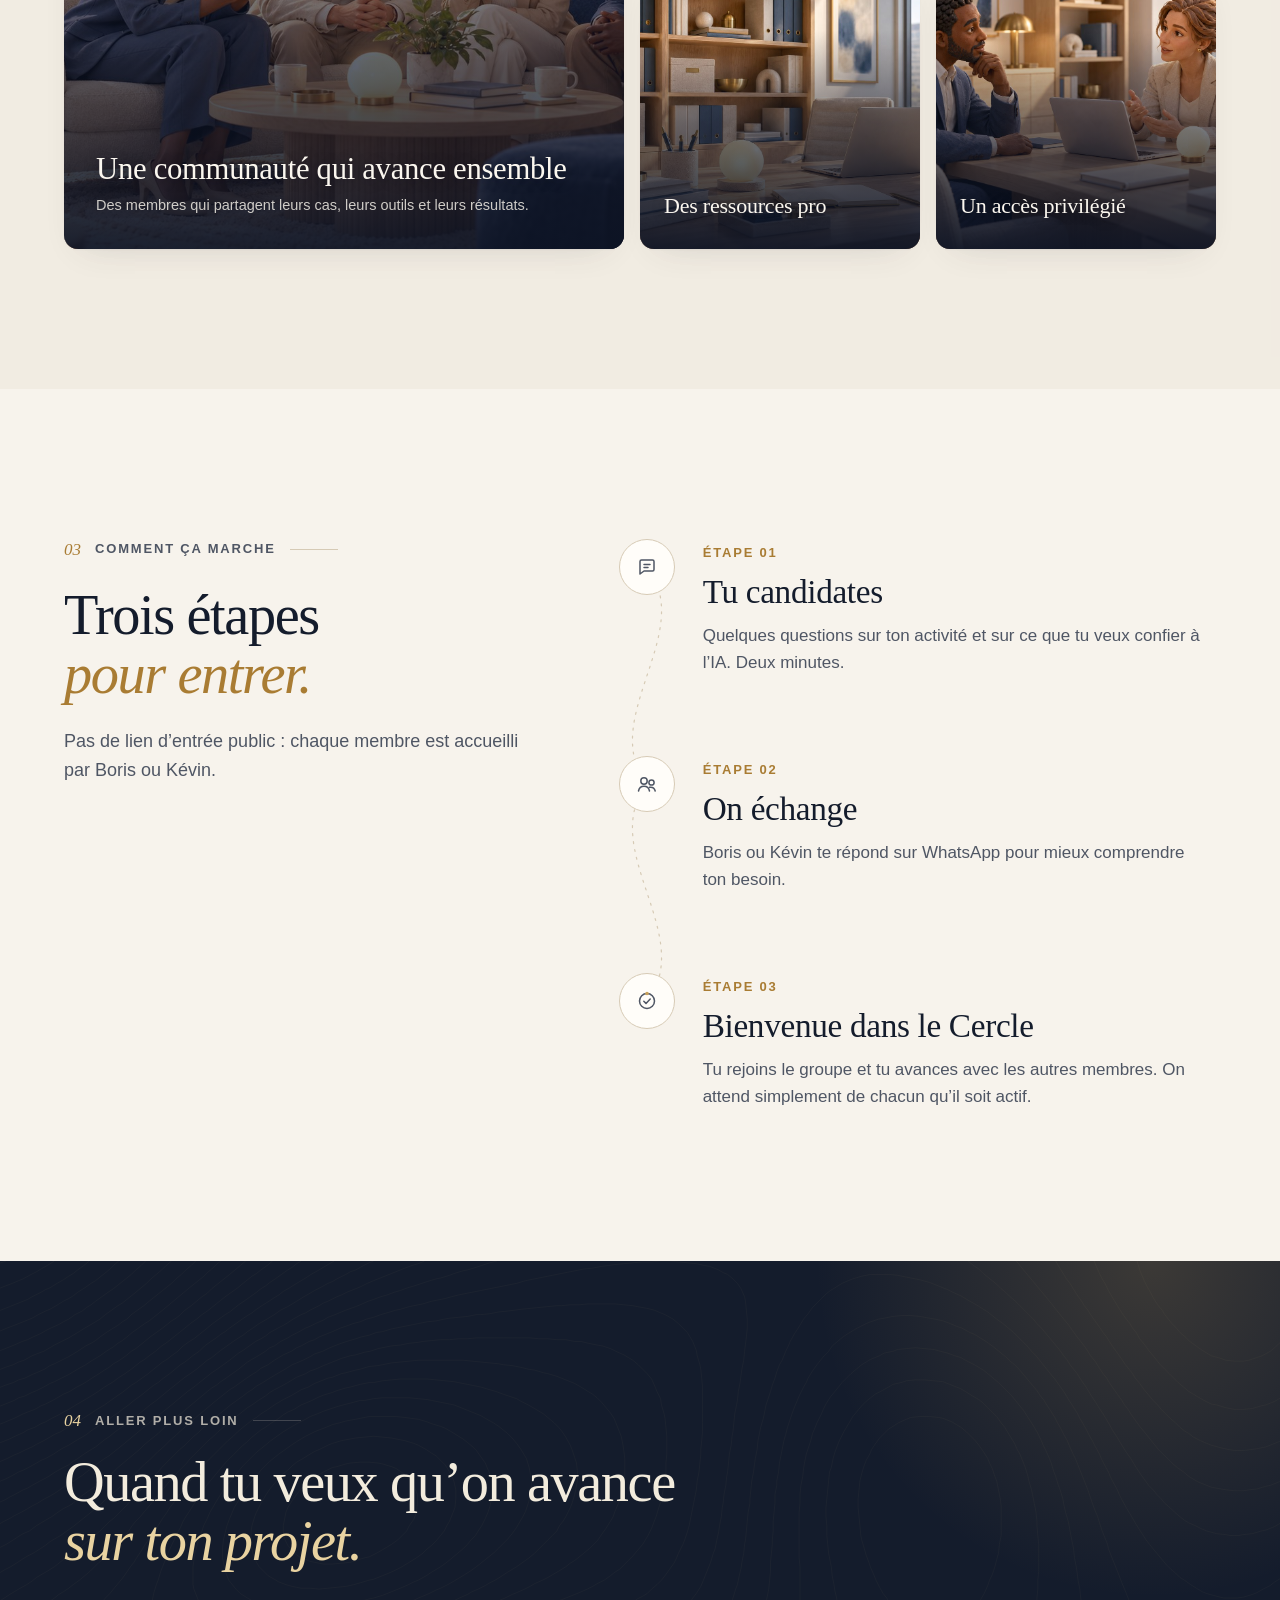
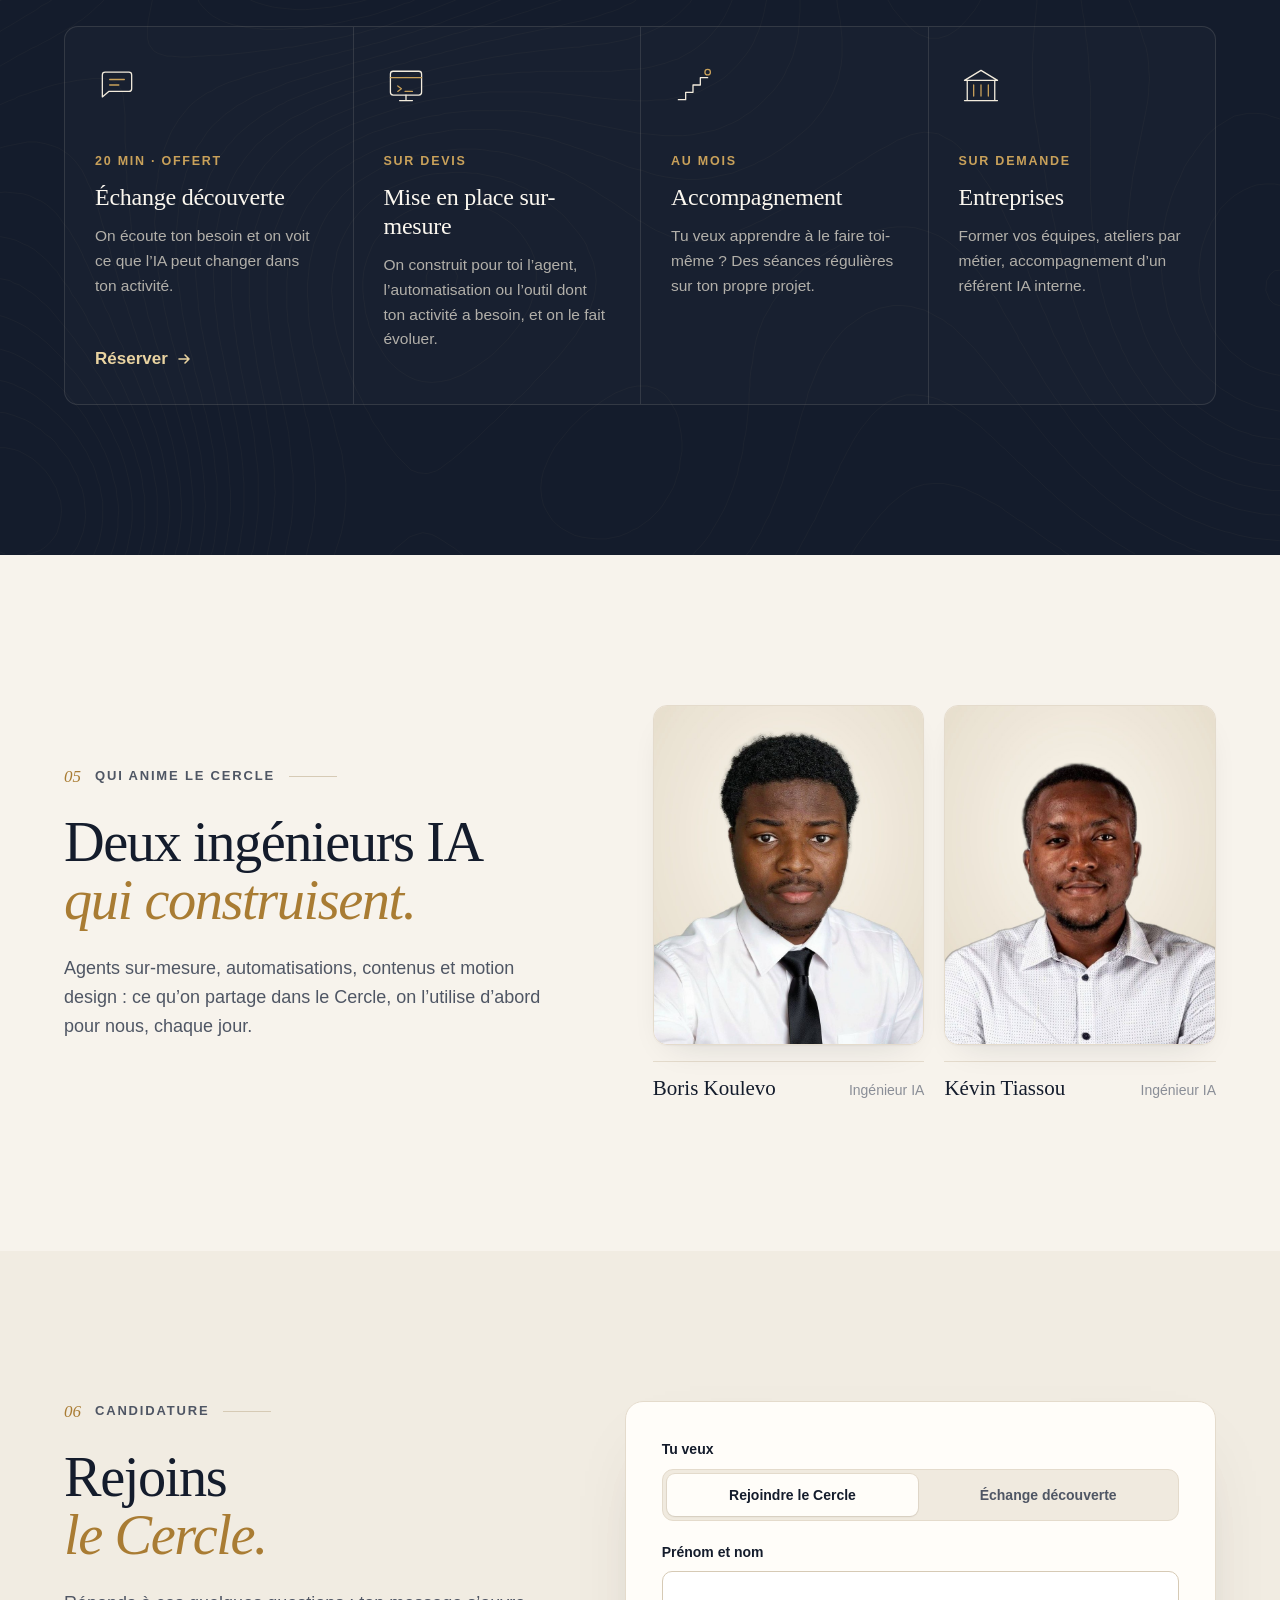
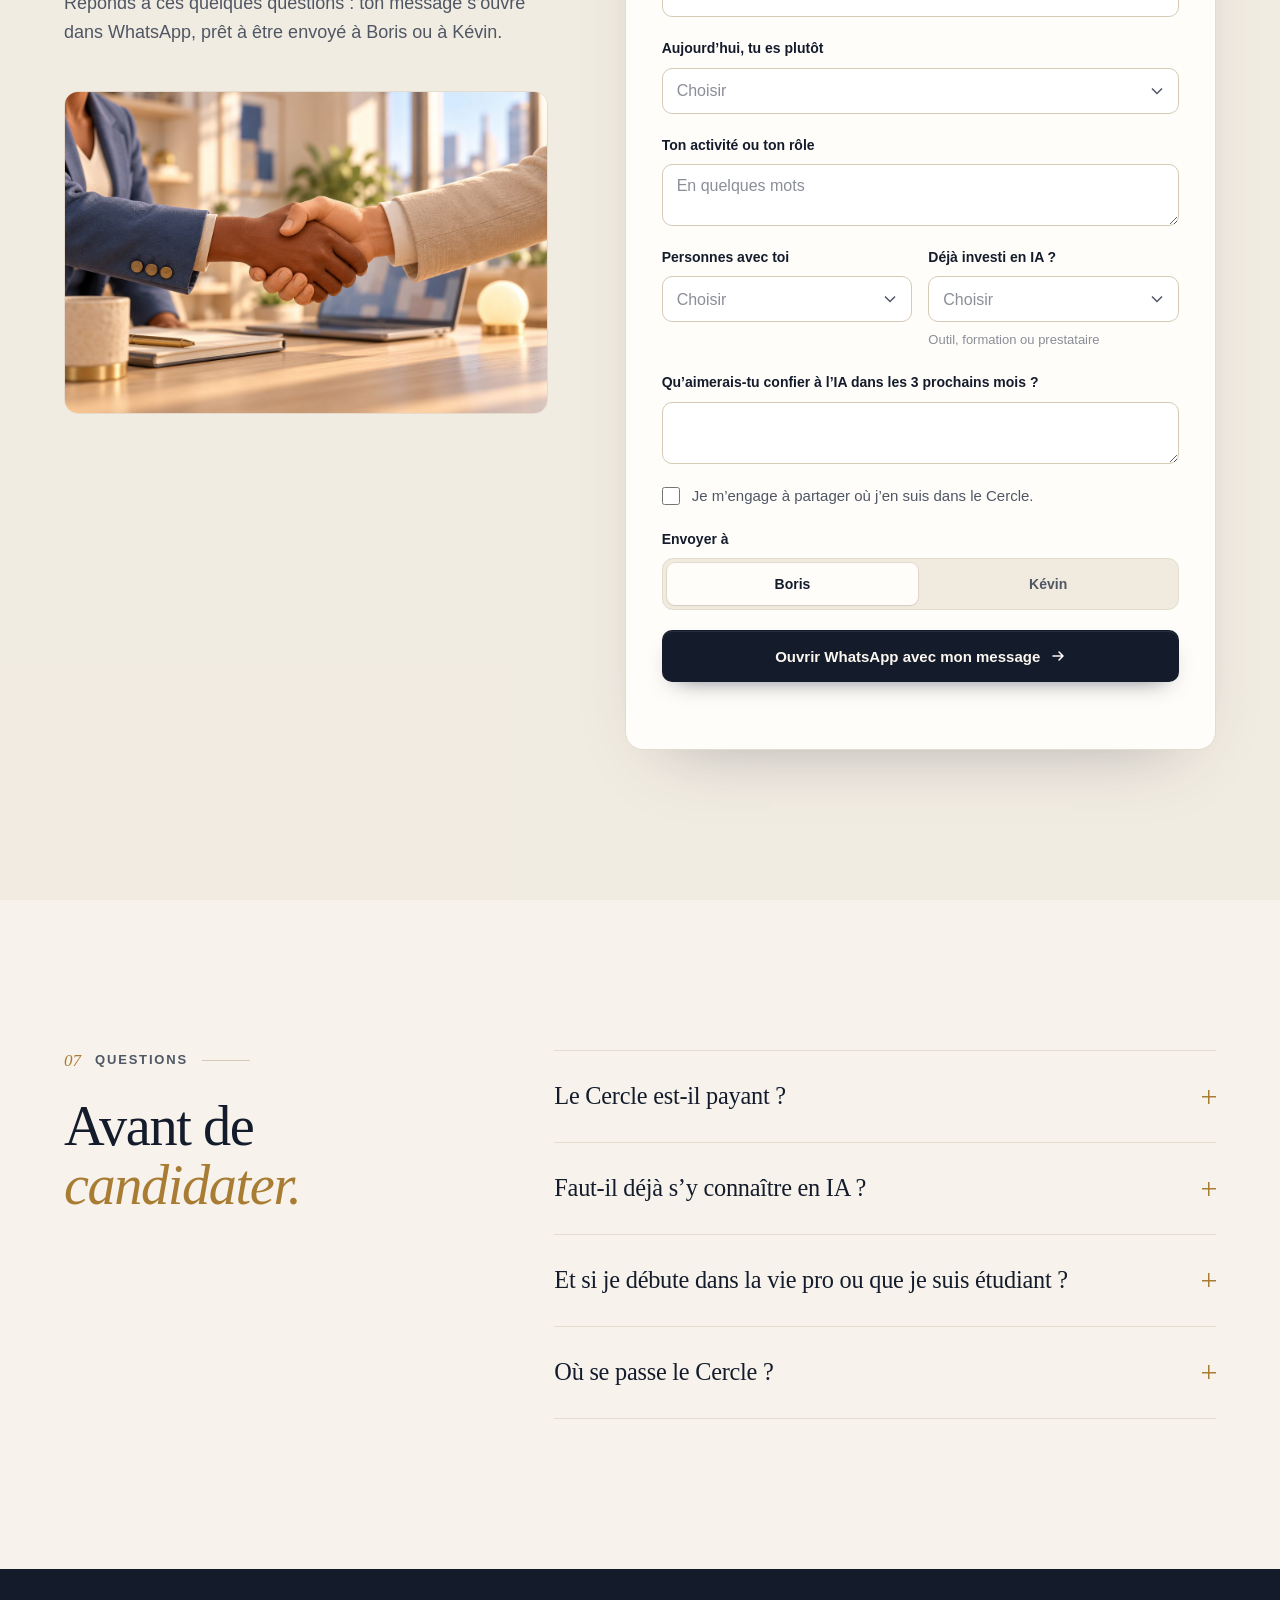
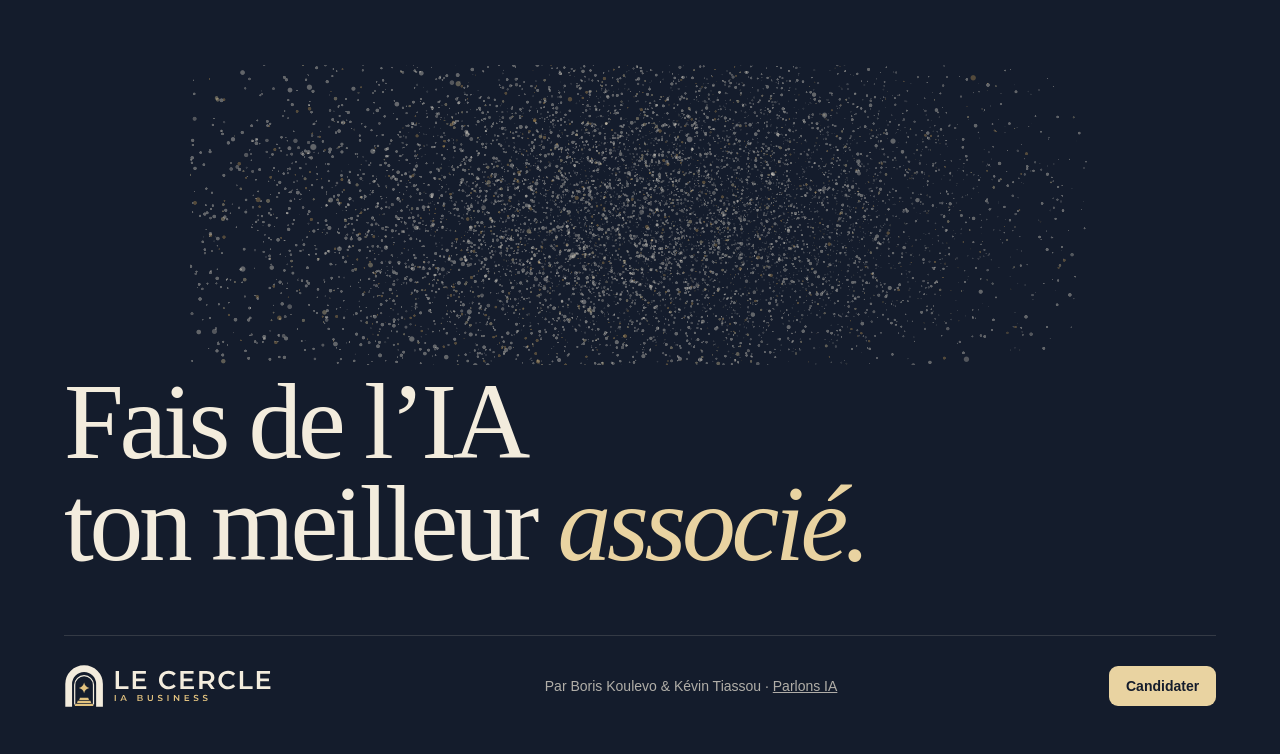
<file: classique.html>
<!DOCTYPE html>
<html lang="fr">
<head>
  <meta charset="UTF-8">
  <meta name="viewport" content="width=device-width, initial-scale=1.0">
  <title>Le Cercle IA Business</title>
  <meta name="description" content="Le cercle des entrepreneurs et des professionnels qui utilisent l'IA pour grandir : contenus, image, outils, agents. Gratuit, sur candidature, animé par Boris Koulevo et Kévin Tiassou.">
  <meta name="theme-color" content="#F7F3EC">
  <meta property="og:title" content="Le Cercle IA Business">
  <meta property="og:description" content="Fais de l'IA ton meilleur associé. Le cercle des entrepreneurs et des professionnels qui utilisent l'IA pour grandir.">
  <meta property="og:image" content="https://tiasslevo.github.io/cercle-ia-business/img/hero-desktop.jpg">
  <link rel="icon" href="./brand/logos/favicon.svg?v=2" type="image/svg+xml">
  <link rel="preconnect" href="https://api.fontshare.com" crossorigin>
  <link href="https://api.fontshare.com/v2/css?f[]=gambetta@300,400,500,600,301,401,501&f[]=switzer@400,500,600,700&display=swap" rel="stylesheet">
  <link rel="stylesheet" href="./cercle.css?v=10">
  <script>(function(){var q=location.search.indexOf('intro')>-1;try{if(!q&&matchMedia('(prefers-reduced-motion: reduce)').matches)return;if(!q&&sessionStorage.getItem('cercle-intro'))return;sessionStorage.setItem('cercle-intro','1');}catch(e){}document.documentElement.classList.add('intro-on');})();</script>
  <style>html.intro-on body,html.intro-run body{overflow:hidden}html.intro-on::after{content:"";position:fixed;inset:0;background:#F7F3EC;z-index:299}</style>
</head>
<body>
  <div class="progress" aria-hidden="true"><span></span></div>
  <div class="grain" aria-hidden="true"></div>

  <header class="top">
    <a href="#top" class="brand" aria-label="Le Cercle IA Business, retour en haut"><img class="brand-logo" src="./brand/logos/entete.svg?v=2" alt="Le Cercle IA Business" width="220" height="56"></a>
    <nav aria-label="Navigation">
      <a href="#dedans">Le Cercle</a>
      <a href="#comment">Comment ça marche</a>
      <a href="#travailler">Aller plus loin</a>
      <a href="#candidature" class="btn btn-ink btn-sm" data-magnetic>Candidater</a>
    </nav>
  </header>

  <main id="top">
    <!-- ================= HÉROS ================= -->
    <section class="hero">
            <div class="wrap hero-grid">
        <div class="hero-copy">
          <h1 class="split" data-split>Fais de l’IA ton meilleur <i>associé.</i></h1>
          <p class="lead" data-reveal style="--d:.5s">Le cercle des entrepreneurs et des professionnels qui mettent l’IA au travail&nbsp;: agents, automatisations, outils sur-mesure et création de contenu.</p>
          <div class="actions" data-reveal style="--d:.62s">
            <a href="#candidature" class="btn btn-ink" data-magnetic>Rejoindre gratuitement <svg class="arr" viewBox="0 0 16 16" aria-hidden="true"><path d="M3 8h10M9 4l4 4-4 4"/></svg></a>
            <a href="#candidature" class="btn btn-line" data-intent="echange">Réserver un échange</a>
          </div>
          <p class="free-note" data-reveal style="--d:.75s"><b>Accès gratuit</b>, sur candidature.</p>
        </div>

        <div class="hero-visual" data-reveal="zoom" style="--d:.15s">
          <canvas class="globe" aria-label="Globe en points : les membres du Cercle reliés entre l’Afrique, l’Europe et l’Amérique" role="img"></canvas>
        </div>
      </div>
    </section>

    <!-- ================= BANDEAU ================= -->
    <div class="band" aria-hidden="true">
      <div class="band-track">
        <span>Agents sur-mesure</span><span>Automatisation</span><span>Contenus</span><span>Image de marque</span><span>Relation client</span><span>Veille</span><span>Outils métier</span>
        <span>Agents sur-mesure</span><span>Automatisation</span><span>Contenus</span><span>Image de marque</span><span>Relation client</span><span>Veille</span><span>Outils métier</span>
      </div>
    </div>

    <!-- ================= POUR QUI ================= -->
    <section class="who" id="pourqui">
      <div class="wrap">
        <p class="label" data-reveal><b>01</b>Pour qui</p>
        <p class="statement" data-scrub>Tu as une activité, des clients, une équipe ou des responsabilités. Avec l’IA et des automatisations adaptées à ton métier, tu travailles plus vite, ton équipe produit plus vite et tu gagnes des heures chaque semaine.</p>

        <div class="profiles">
          <article class="profile" data-reveal>
            <span class="p-num">i.</span>
            <div class="p-txt"><h3>Entrepreneurs &amp; indépendants</h3><p>Boutique, restaurant, cabinet, studio, prestation de services&nbsp;: tu portes ton activité et chaque heure compte.</p></div>
            <svg class="illu" viewBox="0 0 160 120" aria-hidden="true">
              <path class="g" d="M10 108H150"/>
              <path d="M30 108V52H130V108"/>
              <path class="gold" d="M24 52 30 34H130L136 52"/>
              <path class="gold" d="M24 52q7 9 14 0q7 9 14 0q7 9 14 0q7 9 14 0q7 9 14 0q7 9 14 0q7 9 14 0q7 9 14 0"/>
              <path class="g" d="M44 34 38 52M58 34 52 52M72 34 66 52M86 34 80 52M100 34 94 52M114 34 108 52M126 34 122 52"/>
              <path d="M70 108V74H90V108"/>
              <circle cx="85.5" cy="92" r="1.6"/>
              <rect x="38" y="68" width="22" height="24" rx="1.5"/><path class="g" d="M49 68V92M38 80H60"/>
              <rect x="100" y="68" width="22" height="24" rx="1.5"/><path class="g" d="M111 68V92M100 80H122"/>
              <g class="swing"><path d="M130 60H150"/><path class="g" d="M138 60V66M148 60V66"/><rect class="gold" x="134" y="66" width="18" height="12" rx="1.5"/></g>
            </svg>
          </article>
          <article class="profile" data-reveal>
            <span class="p-num">ii.</span>
            <div class="p-txt"><h3>Dirigeants</h3><p>Tu pilotes une structure et tu veux des équipes plus rapides, des process automatisés et des décisions mieux informées.</p></div>
            <svg class="illu" viewBox="0 0 160 120" aria-hidden="true">
              <circle cx="80" cy="60" r="48"/>
              <circle class="g" cx="80" cy="60" r="39" stroke-dasharray="1.5 5.6"/>
              <path class="g" d="M80 8v8M80 104v8M28 60h8M124 60h8M43 23l5 5M117 97l-5-5M117 23l-5 5M43 97l5-5"/>
              <g class="needle"><path class="gold fill-gold" d="M80 24 87 60H73Z"/><path d="M80 96 87 60H73Z"/></g>
              <circle cx="80" cy="60" r="3.4" class="fill-ink"/>
            </svg>
          </article>
          <article class="profile" data-reveal>
            <span class="p-num">iii.</span>
            <div class="p-txt"><h3>Cadres &amp; managers</h3><p>Tu veux intégrer l’IA dans ton travail et dans celui de ton équipe, avec des résultats que tu peux mesurer.</p></div>
            <svg class="illu" viewBox="0 0 160 120" aria-hidden="true">
              <rect class="gold" x="60" y="12" width="40" height="22" rx="4"/><path class="g" d="M68 21h24M68 26h14"/>
              <path class="g" d="M80 34V56M30 56H130M30 56V82M80 56V82M130 56V82"/>
              <rect x="10" y="82" width="40" height="22" rx="4"/><path class="g" d="M18 91h24M18 96h14"/>
              <rect x="60" y="82" width="40" height="22" rx="4"/><path class="g" d="M68 91h24M68 96h14"/>
              <rect x="110" y="82" width="40" height="22" rx="4"/><path class="g" d="M118 91h24M118 96h14"/>
              <circle r="2.6" class="fill-gold"><animateMotion dur="3.6s" repeatCount="indefinite" path="M80 34V56H30V82"/></circle>
              <circle r="2.6" class="fill-gold"><animateMotion dur="3.6s" begin="1.2s" repeatCount="indefinite" path="M80 34V82"/></circle>
              <circle r="2.6" class="fill-gold"><animateMotion dur="3.6s" begin="2.4s" repeatCount="indefinite" path="M80 34V56H130V82"/></circle>
            </svg>
          </article>
        </div>
      </div>
    </section>

    <!-- ================= DANS LE CERCLE ================= -->
    <section class="inside textured" id="dedans">
      <div class="wrap">
        <div class="head">
          <p class="label" data-reveal><b>02</b>Le Cercle au quotidien</p>
          <h2 data-reveal>Des membres qui avancent,<br><i>et un suivi personnalisé.</i></h2>
        </div>
        <div class="bento">
          <article class="tile tile-xl" data-reveal data-spot>
            <img src="./img/scene-lounge.jpg" alt="Des membres du Cercle échangent par petits groupes" loading="lazy">
            <div class="tile-txt"><h3>Une communauté qui avance ensemble</h3><p>Des membres qui partagent leurs cas, leurs outils et leurs résultats.</p></div>
          </article>
          <article class="tile" data-reveal data-spot style="--d:.08s">
            <img src="./img/spot-point.jpg" alt="" loading="lazy">
            <div class="tile-txt"><h3>Un point régulier avec nous</h3><p>Où tu en es, comment tu utilises l’IA, et ce que tu peux automatiser ensuite.</p></div>
          </article>
          <article class="tile" data-reveal data-spot style="--d:.16s">
            <img src="./img/spot-live.jpg" alt="" loading="lazy">
            <div class="tile-txt"><h3>Des sessions privées sur vos vrais cas</h3><p>On prend le cas réel d’un membre et on le résout ensemble, en direct.</p></div>
          </article>
          <article class="tile" data-reveal data-spot style="--d:.08s">
            <img src="./img/spot-ressources.jpg" alt="" loading="lazy">
            <div class="tile-txt"><h3>Des ressources pro</h3><p>Modèles, petits agents prêts à adapter, retours de terrain.</p></div>
          </article>
          <article class="tile" data-reveal data-spot style="--d:.16s">
            <img src="./img/spot-privilege.jpg" alt="" loading="lazy">
            <div class="tile-txt"><h3>Un accès privilégié</h3><p>Créneaux réservés, tarif membre sur l’accompagnement, nouveautés en avant-première.</p></div>
          </article>
        </div>

        </div>
      </div>
    </section>

    <!-- ================= COMMENT ÇA MARCHE ================= -->
    <section class="how" id="comment">
      <div class="wrap how-grid">
        <div class="how-side">
          <p class="label" data-reveal><b>03</b>Comment ça marche</p>
          <h2 data-reveal>Trois étapes<br><i>pour entrer.</i></h2>
          <p class="muted" data-reveal>Pas de lien d’entrée public&nbsp;: chaque membre est accueilli par Boris ou Kévin.</p>
        </div>
        <div class="steps" data-steps>
          <svg class="path" preserveAspectRatio="none" aria-hidden="true"><path class="path-bg"/><path class="path-fg"/></svg>
          <article class="step" data-reveal>
            <span class="node"><svg viewBox="0 0 24 24" aria-hidden="true"><path d="M5 19V6.5A1.5 1.5 0 0 1 6.5 5h11A1.5 1.5 0 0 1 19 6.5v8A1.5 1.5 0 0 1 17.5 16H9l-4 3Z"/><path d="M9 9.5h6M9 12.5h4"/></svg></span>
            <p class="s-num">Étape 01</p>
            <h3>Tu candidates</h3>
            <p>Quelques questions sur ton activité et sur ce que tu veux confier à l’IA. Deux minutes.</p>
          </article>
          <article class="step" data-reveal>
            <span class="node"><svg viewBox="0 0 24 24" aria-hidden="true"><circle cx="9" cy="9" r="3.2"/><circle cx="16.5" cy="10.5" r="2.6"/><path d="M3.5 19c.6-3 2.8-4.8 5.5-4.8s4.9 1.8 5.5 4.8M14.6 15.3c2.6-.4 4.9 1 5.6 3.7"/></svg></span>
            <p class="s-num">Étape 02</p>
            <h3>On échange</h3>
            <p>Boris ou Kévin te répond sur WhatsApp pour mieux comprendre ton besoin.</p>
          </article>
          <article class="step" data-reveal>
            <span class="node"><svg viewBox="0 0 24 24" aria-hidden="true"><circle cx="12" cy="12" r="7.5"/><circle cx="12" cy="4.5" r="1.8" class="fill"/><path d="M8.8 12.2l2.2 2.2 4.2-4.4"/></svg></span>
            <p class="s-num">Étape 03</p>
            <h3>Bienvenue dans le Cercle</h3>
            <p>Tu rejoins le groupe et tu avances avec les autres membres. On attend simplement de chacun qu’il soit actif.</p>
          </article>
        </div>
      </div>
    </section>

    <!-- ================= ALLER PLUS LOIN ================= -->
    <section class="offers" id="travailler">
      <div class="wrap">
        <div class="head light">
          <p class="label" data-reveal><b>04</b>Aller plus loin</p>
          <h2 data-reveal>Quand tu veux qu’on avance<br><i>sur ton projet.</i></h2>
        </div>
        <div class="offer-grid">
          <article class="offer" data-reveal data-spot>
            <svg class="o-ico" viewBox="0 0 48 48" aria-hidden="true"><path d="M8 34V13a3 3 0 0 1 3-3h26a3 3 0 0 1 3 3v15a3 3 0 0 1-3 3H15l-7 6Z"/><path class="ln" d="M16 18h16M16 24h10"/></svg>
            <p class="o-meta">20 min · offert</p>
            <h3>Échange découverte</h3>
            <p>On écoute ton besoin et on voit ce que l’IA peut changer dans ton activité.</p>
            <a href="#candidature" class="link" data-intent="echange">Réserver <svg class="arr" viewBox="0 0 16 16" aria-hidden="true"><path d="M3 8h10M9 4l4 4-4 4"/></svg></a>
          </article>
          <article class="offer" data-reveal data-spot style="--d:.08s">
            <svg class="o-ico" viewBox="0 0 48 48" aria-hidden="true"><rect x="7" y="9" width="34" height="26" rx="3"/><path class="ln" d="M7 16h34"/><path d="M17 41h14M24 35v6"/><path class="ln" d="M15 25l4 3-4 3M23 31h8"/></svg>
            <p class="o-meta">Sur devis</p>
            <h3>Mise en place sur-mesure</h3>
            <p>On construit pour toi l’agent, l’automatisation ou l’outil dont ton activité a besoin, et on le fait évoluer.</p>
          </article>
          <article class="offer" data-reveal data-spot style="--d:.16s">
            <svg class="o-ico" viewBox="0 0 48 48" aria-hidden="true"><path d="M8 40h8v-8h8v-8h8v-8h8"/><circle class="ln" cx="40" cy="10" r="3"/></svg>
            <p class="o-meta">Au mois</p>
            <h3>Accompagnement</h3>
            <p>Tu veux apprendre à le faire toi-même&nbsp;? Des séances régulières sur ton propre projet.</p>
          </article>
          <article class="offer" data-reveal data-spot style="--d:.24s">
            <svg class="o-ico" viewBox="0 0 48 48" aria-hidden="true"><path d="M6 41h36M9 41V19M39 41V19M6 19h36L24 8Z"/><path class="ln" d="M16 24v12M24 24v12M32 24v12"/></svg>
            <p class="o-meta">Sur demande</p>
            <h3>Entreprises</h3>
            <p>Former vos équipes, ateliers par métier, accompagnement d’un référent IA interne.</p>
          </article>
        </div>
      </div>
    </section>

    <!-- ================= QUI ================= -->
    <section class="team" id="qui">
      <div class="wrap team-grid">
        <div>
          <p class="label" data-reveal><b>05</b>Qui anime le Cercle</p>
          <h2 data-reveal>Deux ingénieurs IA<br><i>qui construisent.</i></h2>
          <p class="muted" data-reveal>Agents sur-mesure, automatisations, contenus et motion design&nbsp;: ce qu’on partage dans le Cercle, on l’utilise d’abord pour nous, chaque jour.</p>
        </div>
        <div class="people">
          <figure data-reveal><div class="portrait"><img src="./img/boris.jpg?v=3" alt="Boris Koulevo"></div><figcaption><b>Boris Koulevo</b><span>Ingénieur IA</span></figcaption></figure>
          <figure data-reveal style="--d:.12s"><div class="portrait"><img src="./img/kevin.jpg?v=3" alt="Kévin Tiassou"></div><figcaption><b>Kévin Tiassou</b><span>Ingénieur IA</span></figcaption></figure>
        </div>
      </div>
    </section>

    <!-- ================= CANDIDATURE ================= -->
    <section class="apply textured" id="candidature">
      <div class="wrap apply-grid">
        <div class="apply-side">
          <p class="label" data-reveal><b>06</b>Candidature</p>
          <h2 data-reveal>Rejoins<br><i>le Cercle.</i></h2>
          <p class="muted" data-reveal>Réponds à ces quelques questions&nbsp;: ton message s’ouvre dans WhatsApp, prêt à être envoyé à Boris ou à Kévin.</p>
          <figure class="apply-img" data-reveal><img src="./img/scene-mains.jpg" alt="" loading="lazy"></figure>
        </div>
        <form id="form" class="form" data-reveal novalidate>
          <div class="field">
            <span class="f-label">Tu veux</span>
            <div class="tabs" role="radiogroup">
              <label><input type="radio" name="intent" value="cercle" checked><span>Rejoindre le Cercle</span></label>
              <label><input type="radio" name="intent" value="echange"><span>Échange découverte</span></label>
            </div>
          </div>
          <label class="field"><span class="f-label">Prénom et nom</span><input name="nom" autocomplete="name" required></label>
          <label class="field"><span class="f-label">Aujourd’hui, tu es plutôt</span><select name="profil" required>
            <option value="" selected disabled>Choisir</option>
            <option>Entrepreneur ou indépendant</option><option>Dirigeant</option><option>Cadre ou manager</option><option>Salarié</option><option>Étudiant</option>
          </select></label>
          <label class="field"><span class="f-label">Ton activité ou ton rôle</span><textarea name="activite" rows="2" placeholder="En quelques mots" required></textarea></label>
          <div class="row-2">
            <label class="field"><span class="f-label">Personnes avec toi</span><select name="equipe">
              <option value="" selected disabled>Choisir</option>
              <option>Je travaille seul</option><option>2 à 5</option><option>6 à 20</option><option>Plus de 20</option>
            </select></label>
            <label class="field"><span class="f-label">Déjà investi en IA&nbsp;?</span><select name="invest">
              <option value="" selected disabled>Choisir</option>
              <option>Oui</option><option>Non</option>
            </select><span class="f-help">Outil, formation ou prestataire</span></label>
          </div>
          <label class="field"><span class="f-label">Qu’aimerais-tu confier à l’IA dans les 3 prochains mois&nbsp;?</span><textarea name="tache" rows="2" required></textarea></label>
          <label class="check cercle-only"><input type="checkbox" name="engage"><span>Je m’engage à partager où j’en suis dans le Cercle.</span></label>
          <div class="field">
            <span class="f-label">Envoyer à</span>
            <div class="tabs" role="radiogroup">
              <label><input type="radio" name="to" value="boris" checked><span>Boris</span></label>
              <label><input type="radio" name="to" value="kevin"><span>Kévin</span></label>
            </div>
          </div>
          <button type="submit" class="btn btn-ink wide">Ouvrir WhatsApp avec mon message <svg class="arr" viewBox="0 0 16 16" aria-hidden="true"><path d="M3 8h10M9 4l4 4-4 4"/></svg></button>
          <p class="form-error" role="alert"></p>
        </form>
      </div>
    </section>

    <!-- ================= QUESTIONS ================= -->
    <section class="faq" id="faq">
      <div class="wrap faq-grid">
        <div>
          <p class="label" data-reveal><b>07</b>Questions</p>
          <h2 data-reveal>Avant de<br><i>candidater.</i></h2>
        </div>
        <div class="acc" data-reveal>
          <details><summary>Le Cercle est-il payant&nbsp;?</summary><div><p>Non. Le Cercle est gratuit, sur candidature. Seuls l’accompagnement individuel et les mises en place sur-mesure sont payants, avec un tarif membre.</p></div></details>
          <details><summary>Faut-il déjà s’y connaître en IA&nbsp;?</summary><div><p>Non. Ce qui compte, c’est d’avoir une activité ou des responsabilités, et l’envie de mettre l’IA en pratique.</p></div></details>
          <details><summary>Et si je débute dans la vie pro ou que je suis étudiant&nbsp;?</summary><div><p>La communauté <a href="https://tiasslevo.github.io/parlons-ia/">Parlons IA</a> est faite pour toi&nbsp;: ressources, masterclass et entraide.</p></div></details>
          <details><summary>Où se passe le Cercle&nbsp;?</summary><div><p>Sur WhatsApp, avec des sessions en direct réservées aux membres.</p></div></details>
        </div>
      </div>
    </section>
  </main>

  <footer class="foot">
    <div class="foot-logo3d" aria-hidden="true"><canvas></canvas></div>
    <div class="wrap">
      <p class="foot-big" data-reveal>Fais de l’IA<br>ton meilleur <i>associé.</i></p>
      <div class="foot-row">
        <img class="brand-logo foot-logo" src="./brand/logos/entete-clair.svg?v=2" alt="Le Cercle IA Business" width="190" height="48">
        <span>Par Boris Koulevo &amp; Kévin Tiassou · <a href="https://tiasslevo.github.io/parlons-ia/">Parlons IA</a></span>
        <a href="#candidature" class="btn btn-gold btn-sm">Candidater</a>
      </div>
    </div>
  </footer>

  <script src="./site-intro.js?v=5" data-base="./"></script>

  <script src="./globe-land.js?v=5"></script>
  <script src="./cercle.js?v=6"></script>
  <script type="importmap">{ "imports": { "three": "./vendor/three.module.min.js" } }</script>
  <script type="module" src="./footer-logo.js?v=1"></script>
</body>
</html>
</file>
<file: v4/v4.css>
:root {
  --bg: #ffffff;
  --s1: #f5f5f7;
  --s2: #ebebee;
  --line: #ebebee;
  --ink: #0b0b0f;
  --ink2: #5d5d68;
  --ink3: #9b9ba6;
  --accent: #1d6bff;
  --accent-soft: #e8f0ff;
  --teal: #00c9ad;
  --violet: #8b5cf6;
  --pink: #ec4899;
  --orange: #f59e0b;
  --r: 22px;
  --font: 'General Sans', ui-sans-serif, system-ui, sans-serif;
  --ease: cubic-bezier(.22, 1, .36, 1);
  --spring: cubic-bezier(.34, 1.56, .64, 1);
}
* { box-sizing: border-box; margin: 0; padding: 0; }
html { scroll-behavior: smooth; -webkit-text-size-adjust: 100%; }
body { font-family: var(--font); color: var(--ink); background: var(--bg); font-size: 16px; line-height: 1.5; -webkit-font-smoothing: antialiased; overflow-x: clip; }
a { color: inherit; text-decoration: none; }
button, input, select, textarea { font: inherit; color: inherit; }
button { cursor: pointer; background: none; border: 0; }
img { display: block; max-width: 100%; }
h1, h2, h3 { font-weight: 600; letter-spacing: -.03em; line-height: 1.05; }
svg { flex: none; }

/* reveal : flou + échelle */
.rv { opacity: 0; }
.rv.in { animation: rv-clarity .6s var(--ease) var(--rd, 0s) both, rv-scale .9s var(--ease) var(--rd, 0s) both; }
@keyframes rv-clarity { from { opacity: 0; filter: blur(10px); } to { opacity: 1; filter: blur(0); } }
@keyframes rv-scale { from { transform: scale(.94) translateY(10px); } to { transform: none; } }

/* buttons */
.btn { display: inline-flex; align-items: center; justify-content: center; gap: 8px; height: 42px; padding: 0 17px; border-radius: 11px; font-weight: 500; font-size: 15px; white-space: nowrap; transition: transform .25s var(--spring), box-shadow .25s, background .25s; }
.btn:active { transform: scale(.97); }
.btn-lg { height: 48px; padding: 0 22px; font-size: 16px; border-radius: 13px; }
.btn-sm { height: 37px; padding: 0 15px; font-size: 14.5px; border-radius: 10px; }
.btn-primary { background: var(--accent); color: #fff; box-shadow: inset 0 1px 0 rgba(255,255,255,.25), 0 1px 2px rgba(0,0,0,.12), 0 8px 18px -8px rgba(29,107,255,.7); }
.btn-primary:hover { transform: translateY(-1px); box-shadow: inset 0 1px 0 rgba(255,255,255,.25), 0 12px 24px -10px rgba(29,107,255,.8); }
.btn-ghost { background: #fff; border: 1px solid var(--line); box-shadow: 0 1px 2px rgba(0,0,0,.04); }
.btn-ghost:hover { background: var(--s1); }
.btn-wide { width: 100%; height: 50px; }

/* brand */
.brand { display: inline-flex; align-items: center; gap: 10px; }
.brand-tile { width: 34px; height: 34px; border-radius: 10px; display: grid; place-items: center; color: #fff; fill: #fff; background: linear-gradient(160deg, #4d8bff, var(--accent)); box-shadow: inset 0 1px 0 rgba(255,255,255,.35), 0 3px 8px -3px rgba(29,107,255,.7); }
.brand-tile svg { width: 21px; height: 24px; }
.brand-tile.big { width: 66px; height: 66px; border-radius: 19px; }
.brand-tile.big svg { width: 40px; height: 46px; }
.brand-name { font-weight: 600; font-size: 16px; letter-spacing: -.02em; }
.brand-name em { font-style: normal; color: var(--ink3); font-weight: 500; margin-left: 2px; }

/* nav */
.nav { position: fixed; z-index: 50; top: 14px; left: 50%; transform: translateX(-50%); width: min(1120px, calc(100% - 28px)); height: 60px; padding: 0 10px 0 14px; display: flex; align-items: center; justify-content: space-between;
  background: rgba(255,255,255,.74); backdrop-filter: blur(16px) saturate(1.6); -webkit-backdrop-filter: blur(16px) saturate(1.6); border: 1px solid rgba(235,235,238,.9); border-radius: 18px; box-shadow: 0 8px 30px -14px rgba(10,10,20,.18); }
.nav-links { display: flex; gap: 2px; }
.nav-links a { padding: 8px 13px; border-radius: 10px; color: var(--ink2); font-weight: 500; font-size: 15px; transition: background .2s, color .2s; }
.nav-links a:hover { background: var(--s1); color: var(--ink); }

/* hero */
.hero { position: relative; text-align: center; padding: 172px 24px 40px; overflow: hidden; }
.aurora { position: absolute; inset: -40px 0 auto; height: 520px; pointer-events: none; opacity: .7; -webkit-mask: linear-gradient(#000 20%, transparent 90%); mask: linear-gradient(#000 20%, transparent 90%); }
.aurora i { position: absolute; top: 0; width: 70px; height: 420px; border-radius: 40px; filter: blur(30px); animation: drift 9s ease-in-out infinite alternate; }
.aurora i:nth-child(1) { left: 54%; background: #6aa3ff; }
.aurora i:nth-child(2) { left: 62%; width: 40px; background: #ff9ccc; animation-delay: -2s; }
.aurora i:nth-child(3) { left: 70%; width: 30px; background: #b9a4ff; animation-delay: -4s; }
.aurora i:nth-child(4) { left: 45%; width: 26px; background: #8de6d4; animation-delay: -6s; }
.aurora i:nth-child(5) { left: 77%; width: 22px; background: #ffd08a; animation-delay: -3s; }
@keyframes drift { to { transform: translateX(-60px) scaleY(1.1); } }
.aurora::after { content: ""; position: absolute; inset: 0; background-image: radial-gradient(rgba(255,255,255,.9) 1px, transparent 1.4px); background-size: 6px 6px; }
.fl { position: absolute; left: var(--x); top: var(--y); width: var(--s); animation: pop 1s calc(.5s + var(--d)) var(--spring) both; }
@keyframes pop { from { opacity: 0; scale: .3; rotate: -18deg; } }
@keyframes float { 50% { translate: 0 -10px; rotate: -4deg; } }
.hero-title { position: relative; font-size: clamp(40px, 6.2vw, 84px); max-width: 1040px; margin: 0 auto 22px; }
.flip { position: relative; display: inline-block; white-space: nowrap; color: var(--accent); }
.flip-word { display: inline-block; perspective: 400px; }
.flip-word .ch { display: inline-block; transform-origin: 50% 0; backface-visibility: hidden; }
.flip-word .ch.in { animation: ch-in .42s var(--ease) both; }
.flip-word .ch.out { animation: ch-out .22s ease-in both; }
@keyframes ch-in { from { opacity: 0; transform: rotateX(-88deg); } }
@keyframes ch-out { to { opacity: 0; transform: rotateX(88deg); } }
.flip-dots { position: absolute; left: 0; right: 0; bottom: -8px; height: 6px; background-image: radial-gradient(circle, #cfcfd6 2.4px, transparent 2.8px); background-size: 13px 6px; background-repeat: repeat-x; }
.hero-sub { position: relative; max-width: 610px; margin: 0 auto; font-size: 18px; color: var(--ink2); }
.hero-ctas { position: relative; display: flex; gap: 10px; justify-content: center; margin-top: 32px; }
.hero-note { position: relative; margin-top: 14px; font-size: 14px; color: var(--ink3); font-weight: 500; }
.hero-stack { position: relative; list-style: none; display: flex; flex-wrap: wrap; gap: 10px 28px; justify-content: center; margin-top: 50px; color: var(--ink2); font-weight: 500; font-size: 15px; }
.hero-stack li { display: inline-flex; align-items: center; gap: 9px; }
.hero-stack i { width: 18px; height: 18px; border-radius: 6px; background: linear-gradient(150deg, color-mix(in srgb, var(--c) 55%, white), var(--c)); }

/* sections */
.sec { position: relative; padding: 100px 24px; }
.sec-tint { background: linear-gradient(#fff, #fafafb 12%, #fafafb 88%, #fff); }
.sec-head { text-align: center; max-width: 760px; margin: 0 auto 48px; }
.sec-head h2 { font-size: clamp(34px, 4.4vw, 56px); }
.sec-head p { color: var(--ink2); font-size: 18px; margin: 16px auto 0; max-width: 600px; }
.sec-head.left { text-align: left; margin: 0; }
.sec-head.left p { margin-left: 0; }

/* pour qui */
.who { max-width: 1000px; margin: 0 auto; }
.seg { position: relative; display: grid; grid-auto-flow: column; grid-auto-columns: 1fr; background: var(--s1); border-radius: 13px; padding: 4px; width: fit-content; margin: 0 auto 20px; }
.seg button, .seg label span { position: relative; z-index: 1; display: block; padding: 9px 20px; border-radius: 10px; font-weight: 600; font-size: 15px; color: var(--ink2); transition: color .3s; white-space: nowrap; cursor: pointer; text-align: center; }
.seg [aria-selected="true"], .seg input:checked + span { color: var(--ink); }
.seg-ind { position: absolute; top: 4px; bottom: 4px; left: 0; border-radius: 10px; background: #fff; box-shadow: 0 1px 3px rgba(0,0,0,.08); transition: transform .45s var(--ease), width .45s var(--ease); }
.seg input { position: absolute; opacity: 0; pointer-events: none; }
.who-card { display: grid; grid-template-columns: 1.05fr 1fr; gap: 10px; background: #fff; border: 1px solid var(--line); border-radius: 28px; padding: 10px; box-shadow: 0 30px 70px -46px rgba(20,20,60,.4); }
.who-art { display: grid; place-items: center; background: var(--s1); border-radius: 20px; min-height: 380px; overflow: hidden; }
.who-art img { grid-area: 1/1; width: min(92%, 420px); opacity: 0; filter: blur(10px); transform: scale(.92); transition: opacity .5s, filter .5s, transform .7s var(--ease); }
.who-art img.is-on { opacity: 1; filter: none; transform: none; }
.who-side { display: flex; flex-direction: column; justify-content: center; gap: 22px; padding: 22px 22px 22px 18px; }
.who-text { display: grid; }
.who-t { grid-area: 1/1; opacity: 0; filter: blur(6px); transform: translateY(8px); transition: opacity .4s, filter .4s, transform .5s var(--ease); pointer-events: none; }
.who-t.is-on { opacity: 1; filter: none; transform: none; pointer-events: auto; }
.who-t h3 { font-size: 28px; margin-bottom: 10px; }
.who-t p { color: var(--ink2); font-size: 16.5px; }
.week { list-style: none; display: grid; gap: 7px; background: var(--s1); border-radius: 16px; padding: 8px; }
.week li { display: flex; justify-content: space-between; align-items: center; gap: 10px; background: #fff; border-radius: 11px; padding: 11px 12px; font-size: 14.5px; font-weight: 500; }
.week span { transition: color .4s; }
.week em { font-style: normal; display: inline-flex; align-items: center; gap: 4px; font-size: 12.5px; font-weight: 600; padding: 3px 9px 3px 6px; border-radius: 7px; background: #e3f8ec; color: #128a48; white-space: nowrap; opacity: 0; transform: scale(.6); transition: opacity .3s, transform .45s var(--spring); }
.week em svg { width: 14px; height: 14px; }
.week li.done span { color: var(--ink3); text-decoration: line-through; text-decoration-color: #c9c9d1; }
.week li.done em { opacity: 1; transform: none; }
.week li.enter { animation: row-in .45s var(--ease) both; }
@keyframes row-in { from { opacity: 0; transform: translateY(-8px); filter: blur(2px); } }

/* composer + halo irisé */
.composer-wrap { max-width: 640px; margin: 0 auto 52px; }
.composer { position: relative; display: flex; align-items: center; gap: 12px; height: 64px; padding: 0 10px 0 12px; border-radius: 999px; background: #fff; box-shadow: 0 12px 40px -18px rgba(20,20,60,.35), 0 0 0 1px var(--line); }
@property --a { syntax: "<angle>"; inherits: false; initial-value: 0deg; }
.glow::before { content: ""; position: absolute; inset: -3px; border-radius: inherit; z-index: -1; background: conic-gradient(from var(--a), #6ee7d8, #6aa3ff, #b9a4ff, #ff9ccc, #ffd08a, #6ee7d8); filter: blur(12px); opacity: .8; animation: orbit 4s linear infinite; }
.glow::after { content: ""; position: absolute; inset: -1.5px; border-radius: inherit; z-index: -1; background: conic-gradient(from var(--a), #6ee7d8, #6aa3ff, #b9a4ff, #ff9ccc, #ffd08a, #6ee7d8); animation: orbit 4s linear infinite; }
@keyframes orbit { to { --a: 360deg; } }
.c-plus { width: 40px; height: 40px; border-radius: 50%; background: var(--s1); display: grid; place-items: center; font-size: 22px; color: var(--ink2); flex: none; }
.c-text { flex: 1; text-align: left; font-size: 17px; white-space: nowrap; overflow: hidden; }
.c-caret { display: inline-block; width: 2px; height: 20px; background: var(--accent); vertical-align: -4px; margin-left: 2px; animation: blink 1.06s step-end infinite; box-shadow: 0 0 6px rgba(139,92,246,.6); }
@keyframes blink { 50% { opacity: 0; } }
.c-model { font-weight: 600; color: var(--ink2); font-size: 15px; }
.c-send { width: 44px; height: 44px; border-radius: 50%; background: var(--accent); color: #fff; display: grid; place-items: center; flex: none; transition: transform .25s var(--spring); }
.c-send:hover { transform: scale(1.06); }
.c-send svg { width: 20px; height: 20px; }

/* cartes apprendre */
.grid4 { display: grid; grid-template-columns: repeat(4, 1fr); gap: 16px; max-width: 1180px; margin: 0 auto; }
.card { border: 1px solid var(--line); border-radius: var(--r); padding: 8px 8px 20px; background: #fff; transition: box-shadow .35s, transform .35s var(--ease); }
.card:hover { box-shadow: 0 18px 40px -24px rgba(20,20,60,.3); transform: translateY(-3px); }
.card h3 { font-size: 17.5px; letter-spacing: -.015em; margin: 18px 12px 6px; }
.card > p { color: var(--ink2); font-size: 15px; margin: 0 12px; line-height: 1.45; }
.prev { position: relative; height: 168px; border-radius: 16px; background: var(--s1); overflow: hidden; padding: 16px; display: flex; flex-direction: column; justify-content: center; gap: 9px; }
.p-think p { display: flex; align-items: center; gap: 10px; font-size: 14px; font-weight: 500; }
.p-think span { color: transparent; background: linear-gradient(100deg, var(--ink3) 35%, var(--ink) 50%, var(--ink3) 65%) 0 0 / 300% 100%; -webkit-background-clip: text; background-clip: text; }
.p-think .on span { animation: shimmer 1.6s linear infinite; }
.p-think .done span { color: var(--ink2); background: none; }
@keyframes shimmer { from { background-position: 100% 0; } to { background-position: -50% 0; } }
.tk { width: 15px; height: 15px; border-radius: 50%; border: 1.6px dashed #c9c9d1; flex: none; }
.p-think .on .tk { border: 2px solid var(--s2); border-top-color: var(--accent); animation: spin .9s linear infinite; }
.p-think .done .tk { border: 0; background: var(--teal) url("data:image/svg+xml,%3Csvg xmlns='http://www.w3.org/2000/svg' viewBox='0 0 16 16'%3E%3Cpath d='m4.5 8.2 2.3 2.3 4.7-4.8' fill='none' stroke='white' stroke-width='2' stroke-linecap='round' stroke-linejoin='round'/%3E%3C/svg%3E") center/100%; animation: pop2 .35s var(--spring); }
@keyframes pop2 { from { transform: scale(.4); } }
@keyframes spin { to { transform: rotate(360deg); } }
.p-flow { flex-direction: row; align-items: center; justify-content: center; gap: 0; padding: 10px; }
.node { font-size: 12.5px; font-weight: 600; background: #fff; border-radius: 10px; padding: 8px 9px; box-shadow: 0 1px 2px rgba(0,0,0,.06); white-space: nowrap; transition: background .4s, color .4s, transform .4s var(--spring); }
.node.lit { background: var(--accent); color: #fff; transform: translateY(-3px); }
.edge { flex: 1; min-width: 12px; height: 2px; background: var(--s2); position: relative; overflow: hidden; }
.edge::after { content: ""; position: absolute; inset: 0; background: var(--accent); transform: scaleX(0); transform-origin: left; transition: transform .5s linear; }
.edge.lit::after { transform: none; }
.p-gen { align-items: center; }
.gen-load { position: absolute; inset: 0; display: grid; place-items: center; transition: opacity .4s; }
.gen-load svg { width: 84px; height: 84px; }
.gen-load circle { fill: none; stroke: var(--ink3); stroke-width: 2.4; stroke-dasharray: .1 6; stroke-linecap: round; transform-origin: center; animation: spin 3s linear infinite; }
.gen-n { position: absolute; font-size: 22px; font-weight: 600; color: var(--ink2); }
.gen-out { width: 70%; height: 126px; border-radius: 12px; padding: 12px; color: #fff; display: flex; flex-direction: column; justify-content: flex-end; gap: 6px;
  background: radial-gradient(circle at 20% 20%, #ffd08a, transparent 50%), radial-gradient(circle at 80% 30%, #ff9ccc, transparent 55%), linear-gradient(140deg, #b9a4ff, #6aa3ff);
  opacity: 0; transform: scale(.85); filter: blur(12px); transition: all .8s var(--ease); }
.gen-out b { font-size: 15px; }
.gen-out i { height: 6px; border-radius: 3px; background: rgba(255,255,255,.75); width: 80%; }
.gen-out i + i { width: 55%; }
.p-gen.done .gen-load { opacity: 0; }
.p-gen.done .gen-out { opacity: 1; transform: none; filter: none; }
.p-brand { flex-direction: row; align-items: center; justify-content: center; gap: 16px; }
.sw { display: grid; grid-template-columns: repeat(2, 26px); gap: 6px; }
.sw i { width: 26px; height: 26px; border-radius: 8px; transition: transform .4s var(--spring); }
.card:hover .sw i:nth-child(odd) { transform: rotate(-10deg) scale(1.08); }
.card:hover .sw i:nth-child(even) { transform: rotate(10deg) scale(1.08); }
.aa { font-size: 46px; font-weight: 600; letter-spacing: -.04em; }

/* exemples qui défilent */
.rail-h { text-align: center; margin: 64px 0 18px; font-weight: 600; font-size: 17px; color: var(--ink2); }
.rail { overflow: hidden; -webkit-mask: linear-gradient(90deg, transparent, #000 10%, #000 90%, transparent); mask: linear-gradient(90deg, transparent, #000 10%, #000 90%, transparent); }
.rail-track { display: flex; gap: 10px; width: max-content; animation: marquee 45s linear infinite; padding: 4px 0; }
.rail:hover .rail-track { animation-play-state: paused; }
@keyframes marquee { to { transform: translateX(calc(-50% - 5px)); } }
.ex { display: inline-flex; align-items: center; gap: 10px; height: 48px; padding: 0 18px 0 12px; border-radius: 14px; background: #fff; border: 1px solid var(--line); font-weight: 500; font-size: 15.5px; white-space: nowrap; box-shadow: 0 1px 2px rgba(0,0,0,.03); }
.ex i { width: 24px; height: 24px; border-radius: 8px; background: linear-gradient(150deg, color-mix(in srgb, var(--c) 50%, white), var(--c)); }

/* bento quotidien */
.bento { max-width: 1120px; margin: 0 auto; display: grid; grid-template-columns: 1.3fr 1fr 1fr; gap: 16px; }
.bx { border: 1px solid var(--line); border-radius: var(--r); padding: 8px 8px 20px; background: #fff; display: flex; flex-direction: column; transition: box-shadow .35s, transform .35s var(--ease); }
.bx:hover { box-shadow: 0 18px 40px -24px rgba(20,20,60,.3); transform: translateY(-3px); }
.bx-wide { grid-row: span 2; }
.bx-art { position: relative; flex: 1; min-height: 160px; border-radius: 16px; background: var(--s1); display: grid; place-items: center; overflow: hidden; }
.bx-art img { width: auto; max-width: 78%; max-height: 170px; transition: transform .6s var(--ease); }
.bx-wide .bx-art img { max-height: 340px; max-width: 86%; }
.bx:hover .bx-art img { transform: scale(1.04) rotate(-1deg); }
.bx h3 { font-size: 18px; letter-spacing: -.02em; margin: 18px 12px 6px; }
.bx p { color: var(--ink2); font-size: 15px; margin: 0 12px; }
.live { position: absolute; top: 10px; left: 10px; display: inline-flex; align-items: center; gap: 7px; font-size: 12.5px; font-weight: 600; background: #fff; border-radius: 999px; padding: 4px 10px; box-shadow: 0 1px 2px rgba(0,0,0,.06); }
.live i { width: 7px; height: 7px; border-radius: 50%; background: #f23d4f; animation: pulse 1.8s infinite; }
@keyframes pulse { 0% { box-shadow: 0 0 0 0 rgba(242,61,79,.5); } 70% { box-shadow: 0 0 0 7px rgba(242,61,79,0); } 100% { box-shadow: 0 0 0 0 rgba(242,61,79,0); } }

/* étapes */
.steps { position: relative; max-width: 1080px; margin: 0 auto; display: grid; grid-template-columns: repeat(3, 1fr); gap: 18px; }
.steps-line { position: absolute; top: 104px; left: 16%; right: 16%; height: 2px; background: repeating-linear-gradient(90deg, #d5d5dc 0 6px, transparent 6px 12px); z-index: 0; overflow: hidden; }
.steps-line b { position: absolute; top: 0; bottom: 0; width: 18%; background: linear-gradient(90deg, transparent, var(--accent), transparent); animation: travel 3s linear infinite; }
@keyframes travel { from { left: -20%; } to { left: 100%; } }
.step { position: relative; z-index: 1; text-align: center; padding: 8px 8px 22px; background: #fff; border: 1px solid var(--line); border-radius: var(--r); }
.step-art { height: 196px; border-radius: 16px; background: var(--s1); display: grid; place-items: center; overflow: hidden; }
.step-art img { max-height: 176px; width: auto; }
.step-n { display: inline-block; margin-top: 18px; font-size: 13px; font-weight: 600; color: var(--accent); background: var(--accent-soft); padding: 4px 11px; border-radius: 999px; }
.step h3 { font-size: 20px; letter-spacing: -.02em; margin: 10px 0 6px; }
.step p { color: var(--ink2); font-size: 15px; max-width: 300px; margin: 0 auto; padding: 0 8px; }

/* offres */
.free { position: relative; max-width: 1080px; margin: 0 auto 16px; display: grid; grid-template-columns: 1fr 1fr; gap: 40px; align-items: center; border-radius: 26px; padding: 34px 38px; background: #fff; border: 1px solid var(--line); box-shadow: 0 30px 70px -46px rgba(20,20,60,.4); }
.free-k { font-size: 14px; font-weight: 600; color: var(--accent); background: var(--accent-soft); padding: 4px 11px; border-radius: 999px; }
.free-p { font-size: 58px; font-weight: 600; letter-spacing: -.04em; margin: 14px 0 6px; line-height: 1; }
.free-p small { font-size: 15px; color: var(--ink3); letter-spacing: 0; font-weight: 500; }
.free-s { color: var(--ink2); font-size: 16.5px; margin-bottom: 22px; }
.free-r { list-style: none; display: grid; gap: 4px; background: var(--s1); border-radius: 18px; padding: 8px; }
.free-r li { display: flex; align-items: center; gap: 12px; padding: 11px 12px; font-size: 15.5px; font-weight: 500; background: #fff; border-radius: 12px; }
.free-r svg { width: 22px; height: 22px; padding: 3px; border-radius: 50%; background: var(--accent); color: #fff; transform: scale(0); }
.free.in .free-r svg { animation: tick .5s var(--spring) .5s forwards; }
.free.in .free-r li:nth-child(2) svg { animation-delay: .62s; } .free.in .free-r li:nth-child(3) svg { animation-delay: .74s; }
.free.in .free-r li:nth-child(4) svg { animation-delay: .86s; } .free.in .free-r li:nth-child(5) svg { animation-delay: .98s; }
@keyframes tick { from { transform: scale(0) rotate(-30deg); } to { transform: none; } }
.plans { max-width: 1080px; margin: 0 auto; display: grid; grid-template-columns: repeat(4, 1fr); gap: 16px; }
.plan { border: 1px solid var(--line); border-radius: var(--r); padding: 22px; display: flex; flex-direction: column; background: #fff; transition: transform .35s var(--ease), box-shadow .35s; }
.plan:hover { transform: translateY(-4px); box-shadow: 0 20px 44px -26px rgba(20,20,60,.35); }
.plan-ic { width: 40px; height: 40px; border-radius: 12px; display: grid; place-items: center; background: color-mix(in srgb, var(--c) 14%, white); color: var(--c); margin-bottom: 18px; }
.plan-ic svg { width: 20px; height: 20px; fill: none; stroke: currentColor; stroke-width: 1.6; stroke-linejoin: round; stroke-linecap: round; }
.plan h3 { font-size: 19px; letter-spacing: -.02em; }
.price { font-size: 26px; font-weight: 600; letter-spacing: -.03em; margin: 8px 0 10px; }
.price small { font-size: 14px; color: var(--ink3); font-weight: 500; letter-spacing: 0; }
.plan > p:not(.price) { color: var(--ink2); font-size: 15px; flex: 1; margin-bottom: 18px; }

/* équipe */
.team-wrap { max-width: 1080px; margin: 0 auto; display: grid; grid-template-columns: 1fr 1.1fr; gap: 50px; align-items: center; }
.team { display: grid; grid-template-columns: 1fr 1fr; gap: 14px; }
.person { background: #fff; border: 1px solid var(--line); border-radius: 24px; padding: 8px; }
.person img { width: 100%; aspect-ratio: 4/4.4; object-fit: cover; border-radius: 18px; background: var(--s1); }
.person div { padding: 12px 10px 6px; }
.person h3 { font-size: 19px; letter-spacing: -.02em; }
.person p { color: var(--ink3); font-size: 14px; font-weight: 500; }

/* formulaire */
.form { max-width: 740px; margin: 0 auto; background: #fff; border: 1px solid var(--line); border-radius: 28px; padding: 24px; box-shadow: 0 30px 80px -50px rgba(20,20,60,.45); }
.seg-form { margin: 0 0 20px; }
.fields { display: grid; grid-template-columns: 1fr 1fr; gap: 14px; margin-bottom: 22px; }
.f { display: grid; gap: 6px; align-content: start; }
.f > span { font-size: 14px; font-weight: 600; color: var(--ink2); }
.f small { font-weight: 500; color: var(--ink3); }
.f input, .f select { height: 46px; border-radius: 12px; border: 1px solid transparent; background: var(--s1); padding: 0 14px; outline: none; font-size: 15.5px; transition: border-color .2s, background .2s, box-shadow .2s; appearance: none; -webkit-appearance: none; }
.f select { background-image: url("data:image/svg+xml,%3Csvg xmlns='http://www.w3.org/2000/svg' viewBox='0 0 16 16'%3E%3Cpath d='m4 6 4 4 4-4' fill='none' stroke='%239b9ba6' stroke-width='1.6' stroke-linecap='round' stroke-linejoin='round'/%3E%3C/svg%3E"); background-repeat: no-repeat; background-position: right 12px center; background-size: 16px; }
.f input:focus, .f select:focus { background-color: #fff; border-color: #9cc4ff; box-shadow: 0 0 0 4px var(--accent-soft); }
.to { display: flex; gap: 8px; }
.to label { flex: 1; display: flex; align-items: center; gap: 9px; height: 46px; padding: 0 8px; border-radius: 12px; background: var(--s1); cursor: pointer; border: 1px solid transparent; transition: all .25s; }
.to input { position: absolute; opacity: 0; }
.to img { width: 30px; height: 30px; border-radius: 50%; object-fit: cover; }
.to b { font-weight: 600; font-size: 15px; }
.to label:has(input:checked) { background: #fff; border-color: var(--accent); box-shadow: 0 0 0 3px var(--accent-soft); }
.composer-form { height: auto; border-radius: 22px; padding: 12px 12px 12px 18px; align-items: flex-end; margin-bottom: 16px; }
.composer-form.glow::before { opacity: .5; }
.composer-form textarea { flex: 1; border: 0; outline: none; resize: none; font-size: 16.5px; line-height: 1.45; padding: 8px 0; background: transparent; min-height: 52px; }
.composer-form textarea::placeholder { color: var(--ink3); }
.engage { display: flex; align-items: center; gap: 11px; font-size: 15px; font-weight: 500; color: var(--ink2); cursor: pointer; margin: 6px 4px 12px; }
.engage input { position: absolute; opacity: 0; }
.engage i { width: 22px; height: 22px; border-radius: 7px; border: 1.6px solid #c9c9d1; flex: none; display: grid; place-items: center; transition: all .25s var(--spring); }
.engage i svg { width: 16px; height: 16px; color: #fff; opacity: 0; transform: scale(.4); transition: opacity .2s, transform .35s var(--spring); }
.engage input:checked + i { border-color: var(--accent); background: var(--accent); }
.engage input:checked + i svg { opacity: 1; transform: none; }
.engage input:focus-visible + i { box-shadow: 0 0 0 4px var(--accent-soft); }
.form-error { color: #e1306c; font-size: 14px; font-weight: 500; min-height: 4px; margin-bottom: 8px; }

/* faq */
.sec-faq { padding-top: 40px; overflow: hidden; }
.faq-m { position: absolute; left: var(--x); top: var(--y); width: var(--s); }
.faq { max-width: 660px; margin: 0 auto; display: grid; gap: 10px; position: relative; }
.faq details { background: #fff; border: 1px solid var(--line); border-radius: 16px; transition: box-shadow .3s; }
.faq details[open] { box-shadow: 0 16px 34px -22px rgba(20,20,60,.3); }
.faq summary { list-style: none; cursor: pointer; padding: 18px 20px; font-weight: 600; font-size: 16.5px; display: flex; justify-content: space-between; gap: 14px; align-items: center; }
.faq summary::-webkit-details-marker { display: none; }
.faq summary::after { content: "+"; font-size: 22px; font-weight: 400; color: var(--ink3); transition: transform .35s var(--spring); }
.faq details[open] summary::after { transform: rotate(45deg); }
.faq details p { padding: 0 20px 20px; color: var(--ink2); font-size: 15.5px; }
.faq a { color: var(--accent); font-weight: 600; }

/* footer */
.foot { max-width: 1080px; margin: 0 auto; padding: 34px 24px 44px; display: flex; align-items: center; justify-content: space-between; gap: 20px; border-top: 1px solid var(--line); }
.foot-by { color: var(--ink2); font-size: 14.5px; }
.foot-by a { text-decoration: underline; text-underline-offset: 3px; }

/* responsive */
@media (max-width: 1060px) {
  .grid4 { grid-template-columns: repeat(2, 1fr); }
  .plans { grid-template-columns: repeat(2, 1fr); }
  .bento { grid-template-columns: 1fr 1fr; }
  .bx-wide { grid-column: 1 / -1; grid-row: auto; }
}
@media (max-width: 860px) {
  .nav-links { display: none; }
  .hero { padding: 128px 18px 60px; }
  .fl { --s: 58px !important; }
  .fl:nth-child(1) { left: -6px; top: 10%; }
  .fl:nth-child(2) { left: calc(100% - 56px); top: 9%; }
  .fl:nth-child(n+3) { display: none; }
  .hero-title { font-size: clamp(34px, 9.4vw, 54px); }
  .hero-sub { font-size: 16.5px; }
  .hero-ctas { flex-direction: column; align-items: stretch; max-width: 340px; margin-inline: auto; }
  .hero-stack { display: grid; grid-template-columns: 1fr 1fr; gap: 12px; font-size: 14px; margin-top: 36px; text-align: left; max-width: 360px; margin-inline: auto; }
  .sec { padding: 72px 16px; }
  .sec-head { margin-bottom: 32px; }
  .sec-head p { font-size: 16.5px; }
  .seg { width: 100%; }
  .seg button, .seg label span { padding: 9px 6px; font-size: 14px; }
  .who-card { grid-template-columns: 1fr; padding: 8px; }
  .who-art { min-height: 250px; }
  .who-art img { width: min(80%, 300px); }
  .who-side { padding: 14px 8px 8px; gap: 16px; }
  .who-t h3 { font-size: 23px; }
  .composer { height: 56px; }
  .c-text { font-size: 15px; }
  .c-model { display: none; }
  .c-plus { width: 34px; height: 34px; }
  .c-send { width: 40px; height: 40px; }
  .grid4 { grid-template-columns: 1fr; max-width: 420px; }
  .bento { grid-template-columns: 1fr; }
  .bx-wide .bx-art img { max-height: 240px; }
  .steps { grid-template-columns: 1fr; max-width: 420px; }
  .steps-line { display: none; }
  .free { grid-template-columns: 1fr; padding: 24px 18px; gap: 22px; }
  .free-p { font-size: 46px; }
  .plans { grid-template-columns: 1fr; }
  .team-wrap { grid-template-columns: 1fr; gap: 28px; }
  .sec-head.left { text-align: center; }
  .sec-head.left p { margin-inline: auto; }
  .form { padding: 16px; border-radius: 22px; }
  .fields { grid-template-columns: 1fr; }
  .faq-m { display: none; }
  .foot { flex-direction: column; text-align: center; }
}
@media (prefers-reduced-motion: reduce) {
  *, *::before, *::after { animation-duration: .01ms !important; animation-iteration-count: 1 !important; transition-duration: .01ms !important; }
  .rail-track { animation: none; }
}

/* mascottes vectorielles animées */
.mz { display: inline-block; aspect-ratio: var(--ar, 1); }
.mz svg { width: 100%; height: 100%; display: block; overflow: visible; }
.mz-b { animation: mz-bob 4.6s ease-in-out infinite; animation-delay: calc(var(--d, 0s) * -3); transition: scale .4s var(--spring); }
@keyframes mz-bob { 0%, 100% { translate: 0 0; rotate: 0deg; } 50% { translate: 0 -14px; rotate: -3deg; } }
.mz-face { transition: transform .4s var(--ease); }
.mz-eye { transform-box: fill-box; transform-origin: center; animation: mz-blink 5.2s infinite; animation-delay: calc(var(--d, 0s) * 2.2); }
@keyframes mz-blink { 0%, 91%, 100% { transform: scaleY(1); } 94% { transform: scaleY(.08); } }
.mz-brows { transition: transform .35s var(--spring); }
.mz:hover .mz-b { scale: 1.06 .94; }
.mz:hover .mz-brows { transform: translateY(-14px); }
.mz:hover .mz-eye { animation: none; transform: scaleY(1.15); }
@media (max-width: 860px) {
  .faq-m.mz, .fl.mz:nth-child(n+3) { display: none; }
}

/* ---------- retouches mobile ---------- */
.f-q { display: block; font-size: 14px; font-weight: 600; color: var(--ink2); margin: 0 4px 8px; }
.composer-form { align-items: center; }
.person h3 { white-space: nowrap; font-size: clamp(15px, 4.4vw, 19px); }
@media (max-width: 860px) {
  .composer-form textarea { font-size: 15.5px; min-height: 46px; }
  .person div { padding: 10px 6px 4px; }
}

/* ---------- animations au scroll ---------- */
.progress { position: fixed; z-index: 60; top: 0; left: 0; right: 0; height: 3px; background: linear-gradient(90deg, #6ee7d8, var(--accent), #b9a4ff, #ff9ccc); transform-origin: left; transform: scaleX(var(--sp, 0)); }

/* titres : mot à mot, flou qui se dissipe */
.sec-head h2 .w { display: inline-block; opacity: 0; filter: blur(10px); transform: translateY(14px) scale(.96); }
.sec-head h2.in .w { animation: word-in .7s var(--ease) both; animation-delay: calc(var(--i) * 55ms); }
.sec-head h2.split.in { animation: none; opacity: 1; }
@keyframes word-in { to { opacity: 1; filter: blur(0); transform: none; } }

/* listes : lignes qui glissent */
.free.in .free-r li { animation: row-slide .5s var(--ease) both; }
.free.in .free-r li:nth-child(2) { animation-delay: .08s; } .free.in .free-r li:nth-child(3) { animation-delay: .16s; }
.free.in .free-r li:nth-child(4) { animation-delay: .24s; } .free.in .free-r li:nth-child(5) { animation-delay: .32s; }
@keyframes row-slide { from { opacity: 0; transform: translateY(-10px); filter: blur(2px); } }
.faq.in details { animation: row-slide .5s var(--ease) both; }
.faq.in details:nth-child(2) { animation-delay: .08s; } .faq.in details:nth-child(3) { animation-delay: .16s; } .faq.in details:nth-child(4) { animation-delay: .24s; }

/* éléments qui « poppent » dans les cartes */
.plan.in .plan-ic, .step.in .step-n, .card.in .p-brand > *, .bx.in .live { animation: cell-pop .5s var(--spring) both; animation-delay: calc(var(--rd, 0s) + .25s); }
@keyframes cell-pop { from { opacity: 0; transform: scale(.5); } }
.rv.in .free-k { animation: cell-pop .5s var(--spring) .2s both; }

/* bordure lumineuse qui tourne autour de l'offre gratuite */
@property --ba { syntax: "<angle>"; inherits: false; initial-value: 0deg; }
.free::before { content: ""; position: absolute; inset: -1px; border-radius: inherit; padding: 1.5px; pointer-events: none;
  background: conic-gradient(from var(--ba), transparent 0deg, transparent 250deg, rgba(29,107,255,.25) 290deg, #6aa3ff 330deg, #b9a4ff 350deg, transparent 360deg);
  -webkit-mask: linear-gradient(#000 0 0) content-box, linear-gradient(#000 0 0); -webkit-mask-composite: xor; mask-composite: exclude; animation: beam 5s linear infinite; }
@keyframes beam { to { --ba: 360deg; } }

/* deuxième rangée d'exemples, sens inverse */
.rail-rev { margin-top: 10px; }
.rail-rev .rail-track { animation-direction: reverse; animation-duration: 52s; }

/* liés au défilement (navigateurs compatibles) */
@supports (animation-timeline: view()) {
  .who-card { animation: rise-scale linear both; animation-timeline: view(); animation-range: entry 0% cover 35%; }
  @keyframes rise-scale { from { transform: scale(.9) translateY(40px); opacity: .4; } to { transform: none; opacity: 1; } }
  .bx-art img, .step-art img, .who-art { animation: parallax linear both; animation-timeline: view(); animation-range: cover; }
  @keyframes parallax { from { translate: 0 28px; } to { translate: 0 -28px; } }
  .steps-line b { animation: none; left: 0; width: 100%; transform-origin: left; background: var(--accent);
    animation: fill-line linear both; animation-timeline: view(); animation-range: cover 20% cover 60%; }
  .steps-line { background: #dfe3ec; }
  @keyframes fill-line { from { transform: scaleX(0); } to { transform: scaleX(1); } }
  .prev, .bx-art, .step-art { animation: tilt-in linear both; animation-timeline: view(); animation-range: entry 0% entry 100%; }
  @keyframes tilt-in { from { transform: perspective(700px) rotateX(18deg) scale(.94); } to { transform: none; } }
  .fl { translate: 0 calc(var(--py, 0) * 1px); }
}
@media (prefers-reduced-motion: reduce) {
  .sec-head h2 .w { opacity: 1; filter: none; transform: none; }
  .who-card, .bx-art img, .step-art img, .who-art, .prev, .bx-art, .step-art { animation: none !important; }
}
.brand-name { white-space: nowrap; }
@media (max-width: 400px) { .nav .brand-name em { display: none; } }

/* pied de page sombre : les particules dessinent le logo */
.foot-dark { max-width: none; display: block; position: relative; overflow: hidden; background: #0b0b0f; color: #fff; padding: 70px 24px 40px; border-top: 0; text-align: center; }
.foot-dark .foot-logo3d { position: relative; height: 300px; max-width: 900px; margin: 0 auto 10px; }
.foot-dark .foot-logo3d canvas { width: 100%; height: 100%; display: block; }
.foot-dark .foot-big { font-size: clamp(40px, 7vw, 92px); font-weight: 600; letter-spacing: -.04em; line-height: 1; margin: 0 auto 60px; max-width: 1000px; }
.foot-dark .foot-big em { font-style: normal; color: #6fa4ff; }
.foot-dark .foot-row { max-width: 1080px; margin: 0 auto; display: flex; align-items: center; justify-content: space-between; gap: 20px; flex-wrap: wrap; padding-top: 26px; border-top: 1px solid rgba(255,255,255,.12); }
.foot-dark .brand-name, .foot-dark .brand-name em { color: #fff; }
.foot-dark .foot-by { color: rgba(255,255,255,.65); }
@media (max-width: 760px) { .foot-dark .foot-logo3d { height: 220px; } .foot-dark .foot-row { flex-direction: column; } }
</file>
<file: cercle.css>
/* Le Cercle IA Business — ivoire, laiton, encre. Gambetta + Switzer. */
:root {
  --bg: #F7F3EC;
  --bg-2: #F0EADF;
  --surface: #FFFDF9;
  --border: #E4DBCC;
  --border-2: #D6CAB5;
  --ink: #141C2C;
  --ink-2: #4F5664;
  --ink-3: #8A8E97;
  --gold: #A97C33;
  --gold-2: #C9A15A;
  --gold-3: #E9D3A1;
  --display: "Gambetta", "Times New Roman", serif;
  --text: "Switzer", "Helvetica Neue", sans-serif;
  --ease: cubic-bezier(0.16, 1, 0.3, 1);
  --ease-io: cubic-bezier(0.65, 0, 0.35, 1);
  --r: 14px;
  --shadow: 0 1px 2px rgba(20, 28, 44, 0.04), 0 14px 34px -18px rgba(20, 28, 44, 0.16);
}

*, *::before, *::after { box-sizing: border-box; }
html { scroll-behavior: smooth; -webkit-text-size-adjust: 100%; overflow-x: clip; }
body { margin: 0; background: var(--bg); color: var(--ink); font: 400 17px/1.6 var(--text); -webkit-font-smoothing: antialiased; overflow-x: clip; }
a { color: inherit; }
img { display: block; max-width: 100%; }
i, em { font-style: normal; }
h1, h2, h3 { margin: 0; font-weight: 400; }
::selection { background: var(--gold-3); color: var(--ink); }
.wrap { width: min(1200px, 90vw); margin: 0 auto; }

.grain { position: fixed; inset: 0; z-index: 90; pointer-events: none; opacity: .35; background-image: url("data:image/svg+xml,%3Csvg xmlns='http://www.w3.org/2000/svg' width='200' height='200'%3E%3Cfilter id='n'%3E%3CfeTurbulence type='fractalNoise' baseFrequency='0.9' numOctaves='3' stitchTiles='stitch'/%3E%3CfeColorMatrix values='0 0 0 0 0.1 0 0 0 0 0.08 0 0 0 0 0.05 0 0 0 0.08 0'/%3E%3C/filter%3E%3Crect width='100%25' height='100%25' filter='url(%23n)'/%3E%3C/svg%3E"); }
.progress { position: fixed; inset: 0 0 auto; height: 2px; z-index: 70; }
.progress span { display: block; height: 100%; transform-origin: 0 50%; transform: scaleX(0); background: var(--gold-2); }

/* ---------- en-tête ---------- */
.top { position: fixed; inset: 0 0 auto; z-index: 60; display: flex; align-items: center; justify-content: space-between; padding: 22px 5vw; transition: padding .5s var(--ease), background .5s, box-shadow .5s; }
.top.scrolled { padding: 12px 5vw; background: rgba(247, 243, 236, 0.84); backdrop-filter: saturate(1.3) blur(14px); -webkit-backdrop-filter: saturate(1.3) blur(14px); box-shadow: 0 1px 0 var(--border); }
.brand { display: inline-flex; align-items: center; gap: 12px; text-decoration: none; }
.brand-mark { width: 32px; height: 32px; flex: none; overflow: visible; }
.bm-ring { fill: none; stroke: var(--ink); stroke-width: 1.6; }
.bm-dot { fill: var(--gold-2); }
.bm-core { fill: var(--gold); }
.bm-orbit { transform-origin: 20px 20px; animation: spin 9s linear infinite; }
.brand-name { font-family: var(--display); font-size: 21px; letter-spacing: -0.01em; white-space: nowrap; }
.brand-name em { font-style: italic; color: var(--gold); }
.top nav { display: flex; align-items: center; gap: 32px; font-size: 15px; font-weight: 500; }
.top nav a:not(.btn) { text-decoration: none; color: var(--ink-2); position: relative; transition: color .3s; }
.top nav a:not(.btn):hover { color: var(--ink); }
.top nav a:not(.btn)::after { content: ""; position: absolute; left: 0; right: 0; bottom: -5px; height: 1px; background: var(--gold); transform: scaleX(0); transform-origin: right; transition: transform .5s var(--ease); }
.top nav a:not(.btn):hover::after { transform: scaleX(1); transform-origin: left; }

/* ---------- boutons ---------- */
.btn { position: relative; display: inline-flex; align-items: center; justify-content: center; gap: 10px; height: 52px; padding: 0 24px; border-radius: 10px; font: 600 15px/1 var(--text); text-decoration: none; cursor: pointer; border: 1px solid transparent; overflow: hidden; isolation: isolate; transition: transform .4s var(--ease), background .3s, border-color .3s, color .3s, box-shadow .4s; will-change: transform; }
.btn:active { transform: scale(.98); }
.btn-sm { height: 40px; padding: 0 16px; font-size: 14px; border-radius: 9px; }
.btn-ink { background: var(--ink); color: #FBF7EF; box-shadow: inset 0 1px 0 rgba(255, 255, 255, .08), 0 10px 24px -14px rgba(20, 28, 44, .7); }
.btn-ink::before { content: ""; position: absolute; inset: 0; z-index: -1; background: linear-gradient(100deg, transparent 30%, rgba(233, 211, 161, .28) 50%, transparent 70%); transform: translateX(-120%); transition: transform .9s var(--ease); }
.btn-ink:hover::before { transform: translateX(120%); }
.btn-line { border-color: var(--border-2); color: var(--ink); background: var(--surface); }
.btn-line:hover { border-color: var(--ink); }
.btn-gold { background: var(--gold-3); color: var(--ink); }
.btn-gold:hover { background: #F2E2BC; }
.wide { width: 100%; }
.arr { width: 16px; height: 16px; fill: none; stroke: currentColor; stroke-width: 1.6; stroke-linecap: round; stroke-linejoin: round; transition: transform .45s var(--ease); }
.btn:hover .arr, .link:hover .arr { transform: translateX(4px); }

/* ---------- typographie ---------- */
.label { display: flex; align-items: center; gap: 14px; margin: 0 0 26px; font-size: 13px; font-weight: 600; letter-spacing: .14em; text-transform: uppercase; color: var(--ink-2); }
.label b { font: italic 400 17px/1 var(--display); letter-spacing: 0; color: var(--gold); }
.label::after { content: ""; width: 48px; height: 1px; background: var(--border-2); }
h2 { font-family: var(--display); font-size: clamp(38px, 4.4vw, 62px); line-height: 1.04; letter-spacing: -0.025em; }
h1 i, h2 i, .foot-big i { font-style: italic; color: var(--gold); }
h3 { font-family: var(--display); font-size: 24px; line-height: 1.2; letter-spacing: -0.01em; }
.muted { color: var(--ink-2); font-size: 18px; max-width: 32em; margin: 24px 0 0; }

/* ---------- héros ---------- */
.hero { position: relative; min-height: 100dvh; display: flex; align-items: center; padding: 130px 0 80px; overflow: hidden; background: radial-gradient(60% 50% at 0% 0%, rgba(233, 211, 161, .35), transparent 70%), radial-gradient(50% 50% at 100% 100%, rgba(233, 211, 161, .25), transparent 70%); }
.hero-grid { position: relative; display: grid; grid-template-columns: 1.05fr 1fr; gap: 5vw; align-items: center; }
.overline { display: flex; align-items: center; gap: 14px; margin: 0 0 30px; font-size: 14px; font-weight: 500; color: var(--ink-2); }
.overline .rule { width: 40px; height: 1px; background: var(--gold); }
.hero h1 { font-family: var(--display); font-size: clamp(50px, 6vw, 92px); line-height: 1; letter-spacing: -0.035em; margin: 0 0 28px; }
.lead { font-size: clamp(18px, 1.35vw, 20px); color: var(--ink-2); max-width: 28em; margin: 0 0 36px; }
.actions { display: flex; flex-wrap: wrap; gap: 12px; }
.facts { display: grid; grid-template-columns: repeat(3, 1fr); margin: 48px 0 0; border-top: 1px solid var(--border); }
.facts div { padding: 20px 20px 0 0; }
.facts div + div { padding-left: 20px; border-left: 1px solid var(--border); }
.facts dt { font-family: var(--display); font-size: 18px; white-space: nowrap; }
.facts dd { margin: 2px 0 0; font-size: 14px; color: var(--ink-3); }

.hero-visual { position: relative; aspect-ratio: 1; }
.globe { position: absolute; inset: -4%; width: 108%; height: 108%; display: block; cursor: grab; touch-action: pan-y; }
.globe:active { cursor: grabbing; }
/* pointillés discrets derrière toute la page */
body::before { content: ""; position: fixed; inset: 0; z-index: -1; pointer-events: none; background: radial-gradient(circle, rgba(20, 28, 44, 0.13) 1px, transparent 1.3px) 0 0 / 24px 24px; -webkit-mask: radial-gradient(120% 90% at 70% 30%, #000 20%, rgba(0, 0, 0, .35) 75%); mask: radial-gradient(120% 90% at 70% 30%, #000 20%, rgba(0, 0, 0, .35) 75%); }
/* ---------- bandeau ---------- */
.band { overflow: hidden; border-block: 1px solid var(--border); padding: 22px 0; background: rgba(255, 253, 249, .82); backdrop-filter: blur(6px); -webkit-backdrop-filter: blur(6px); }
.band-track { display: flex; width: max-content; will-change: transform; }
.band span { display: inline-flex; align-items: center; gap: 44px; padding: 0 22px; font: italic 300 clamp(24px, 2.4vw, 34px)/1 var(--display); color: var(--ink); white-space: nowrap; }
.band span::after { content: ""; width: 10px; height: 10px; background: var(--gold-2); clip-path: polygon(50% 0, 62% 38%, 100% 50%, 62% 62%, 50% 100%, 38% 62%, 0 50%, 38% 38%); }

/* ---------- pour qui ---------- */
.who { padding: 160px 0 130px; }
.statement { font-family: var(--display); font-size: clamp(30px, 3.4vw, 50px); line-height: 1.18; letter-spacing: -0.02em; max-width: 25ch; margin: 0 0 90px; }
.statement .w { color: rgba(20, 28, 44, .14); transition: color .35s; }
.statement .w.on { color: var(--ink); }
.profiles { border-top: 1px solid var(--border); }
.profile { display: grid; grid-template-columns: 90px 1fr 220px; gap: 32px; align-items: center; padding: 34px 0; border-bottom: 1px solid var(--border); transition: background .5s var(--ease); }
.profile:hover { background: linear-gradient(90deg, transparent, rgba(233, 211, 161, .18), transparent); }
.p-num { font: italic 400 30px/1 var(--display); color: var(--gold); }
.p-txt h3 { font-size: clamp(26px, 2.4vw, 34px); margin-bottom: 8px; }
.p-txt p { margin: 0; color: var(--ink-2); max-width: 34em; }
.illu { width: 100%; height: auto; fill: none; stroke: var(--ink); stroke-width: 1.3; stroke-linecap: round; stroke-linejoin: round; overflow: visible; }
.illu .g { stroke: var(--ink-3); stroke-width: 1; }
.illu .gold { stroke: var(--gold); }
.illu .fill-gold { fill: var(--gold-2); stroke: none; }
.illu .gold.fill-gold { fill: var(--gold-3); stroke: var(--gold); }
.illu .fill-ink { fill: var(--ink); stroke: none; }
.js .illu path, .js .illu rect, .js .illu circle:not(.fill-gold):not(.fill-ink):not([stroke-dasharray]) { stroke-dasharray: 400; stroke-dashoffset: 400; transition: stroke-dashoffset 2s var(--ease-io) .25s; }
.js .in .illu path, .js .in .illu rect, .js .in .illu circle { stroke-dashoffset: 0; }
.swing { transform-box: view-box; transform-origin: 143px 60px; animation: swing 4s var(--ease-io) infinite alternate; }
@keyframes swing { from { transform: rotate(-5deg); } to { transform: rotate(5deg); } }
.needle { transform-box: view-box; transform-origin: 80px 60px; animation: needle 6s var(--ease-io) infinite alternate; }
@keyframes needle { 0% { transform: rotate(-22deg); } 45% { transform: rotate(14deg); } 100% { transform: rotate(4deg); } }

/* ---------- dans le cercle ---------- */
.inside { padding: 140px 0; background: rgba(240, 234, 223, .78); }
.textured { position: relative; isolation: isolate; }
.head { display: block; margin-bottom: 56px; }
.head .label { margin-bottom: 22px; }
.bento { display: grid; grid-template-columns: 2fr 1fr 1fr; grid-template-rows: 280px 280px; gap: 16px; }
.tile { position: relative; border-radius: var(--r); overflow: hidden; background: var(--ink); isolation: isolate; box-shadow: var(--shadow); }
.tile-xl { grid-row: span 2; }
.tile img { position: absolute; inset: 0; width: 100%; height: 100%; object-fit: cover; z-index: -2; transition: transform 1.4s var(--ease); }
.tile::after { content: ""; position: absolute; inset: 0; z-index: -1; background: linear-gradient(180deg, rgba(12, 19, 36, 0) 22%, rgba(12, 19, 36, .55) 55%, rgba(12, 19, 36, .94)); }
.tile-txt h3 { text-shadow: 0 1px 14px rgba(8, 13, 26, .45); }
.tile:hover img { transform: scale(1.05); }
[data-spot]::before { content: ""; position: absolute; inset: 0; z-index: 2; border-radius: inherit; pointer-events: none; padding: 1px; background: radial-gradient(260px circle at var(--mx, 50%) var(--my, 50%), rgba(233, 211, 161, .9), transparent 70%); -webkit-mask: linear-gradient(#000 0 0) content-box, linear-gradient(#000 0 0); -webkit-mask-composite: xor; mask-composite: exclude; opacity: 0; transition: opacity .4s; }
[data-spot]:hover::before { opacity: 1; }
.tile-txt { position: absolute; inset: auto 0 0; padding: 24px; color: #FBF7EF; }
.tile-txt h3 { font-size: 22px; margin-bottom: 6px; }
.tile-xl .tile-txt { padding: 32px; }
.tile-xl .tile-txt h3 { font-size: clamp(28px, 2.4vw, 36px); }
.tile-txt p { margin: 0; font-size: 14.5px; color: rgba(251, 247, 239, .8); max-height: 0; opacity: 0; overflow: hidden; transition: max-height .7s var(--ease), opacity .5s; }
.tile:hover .tile-txt p, .tile-xl .tile-txt p { max-height: 100px; opacity: 1; }

.rhythm { display: grid; grid-template-columns: repeat(3, 1fr); margin-top: 90px; border-top: 1px solid var(--border-2); }
.rhythm > div { padding: 36px 28px 0; }
.rhythm > div + div { border-left: 1px solid var(--border-2); }
.big { font: 300 clamp(72px, 8vw, 120px)/.9 var(--display); letter-spacing: -0.04em; color: var(--ink); font-variant-numeric: lining-nums tabular-nums; }
.unit { font: italic 400 24px var(--display); color: var(--gold); margin-left: 10px; }
.rhythm p { color: var(--ink-2); margin: 12px 0 0; }

/* ---------- comment ça marche ---------- */
.how { padding: 150px 0; }
.how-grid { display: grid; grid-template-columns: 1fr 1.25fr; gap: 6vw; align-items: start; }
.how-side { position: sticky; top: 140px; }
.steps { position: relative; padding-left: 84px; display: grid; gap: 80px; }
.path { position: absolute; left: 0; top: 0; width: 56px; height: 100%; overflow: visible; }
.path path { fill: none; stroke-linecap: round; }
.path-bg { stroke: var(--border-2); stroke-width: 1.2; stroke-dasharray: 2 6; }
.path-fg { stroke: var(--gold); stroke-width: 1.8; }
.step { position: relative; padding-top: 4px; }
.node { position: absolute; left: -84px; top: 0; width: 56px; height: 56px; display: grid; place-items: center; border-radius: 50%; background: var(--surface); border: 1px solid var(--border-2); transition: background .6s var(--ease), border-color .6s, box-shadow .6s; }
.node svg { width: 24px; height: 24px; fill: none; stroke: var(--ink-2); stroke-width: 1.5; stroke-linecap: round; stroke-linejoin: round; transition: stroke .6s; }
.node .fill { fill: var(--gold-2); stroke: none; }
.step.lit .node { background: var(--ink); border-color: var(--ink); box-shadow: 0 0 0 6px rgba(233, 211, 161, .35); }
.step.lit .node svg { stroke: var(--gold-3); }
.s-num { margin: 0 0 8px; font-size: 13px; font-weight: 600; letter-spacing: .14em; text-transform: uppercase; color: var(--gold); }
.step h3 { font-size: clamp(28px, 2.6vw, 36px); margin-bottom: 10px; }
.step p:last-child { margin: 0; color: var(--ink-2); max-width: 30em; }

/* ---------- aller plus loin ---------- */
.offers { position: relative; padding: 150px 0; background: var(--ink); color: #F3ECDD; overflow: hidden; isolation: isolate; }
.offers::before { content: ""; position: absolute; inset: 0; z-index: -1; background: url(img/topo-light.svg) center / cover no-repeat; opacity: .08; }
.offers::after { content: ""; position: absolute; z-index: -1; width: 60vw; aspect-ratio: 1; right: -20vw; top: -30vw; border-radius: 50%; background: radial-gradient(circle, rgba(201, 161, 90, .22), transparent 62%); }
.head.light .label { color: rgba(243, 236, 221, .7); }
.head.light .label b { color: var(--gold-3); }
.head.light .label::after { background: rgba(243, 236, 221, .2); }
.offers h2 i { color: var(--gold-3); }
.offer-grid { display: grid; grid-template-columns: repeat(4, 1fr); border: 1px solid rgba(243, 236, 221, .12); border-radius: var(--r); background: rgba(255, 255, 255, .02); }
.offer { position: relative; display: flex; flex-direction: column; padding: 36px 30px 32px; min-height: 360px; transition: background .5s var(--ease); }
.offer + .offer { border-left: 1px solid rgba(243, 236, 221, .12); }
.offer:hover { background: rgba(255, 255, 255, .035); }
.o-ico { width: 44px; height: 44px; margin-bottom: 44px; fill: none; stroke: #F3ECDD; stroke-width: 1.4; stroke-linecap: round; stroke-linejoin: round; }
.o-ico .ln { stroke: var(--gold-2); }
.js .o-ico path, .js .o-ico rect, .js .o-ico circle { stroke-dasharray: 200; stroke-dashoffset: 200; transition: stroke-dashoffset 1.8s var(--ease-io) .3s; }
.js .in .o-ico path, .js .in .o-ico rect, .js .in .o-ico circle { stroke-dashoffset: 0; }
.o-meta { margin: 0 0 12px; font-size: 12.5px; font-weight: 600; letter-spacing: .14em; text-transform: uppercase; color: var(--gold-2); }
.offer h3 { color: #FBF7EF; margin-bottom: 12px; }
.offer p:not(.o-meta) { margin: 0 0 20px; font-size: 15.5px; color: rgba(243, 236, 221, .7); }
.link { margin-top: auto; display: inline-flex; align-items: center; gap: 8px; color: var(--gold-3); font-weight: 600; text-decoration: none; }

/* ---------- équipe ---------- */
.team { padding: 150px 0; }
.team-grid { display: grid; grid-template-columns: 1fr 1.1fr; gap: 6vw; align-items: center; }
.people { display: grid; grid-template-columns: 1fr 1fr; gap: 20px; }
.people figure { margin: 0; }
.portrait { position: relative; aspect-ratio: 4 / 5; border-radius: var(--r); overflow: hidden; border: 1px solid var(--border); box-shadow: var(--shadow); }
.portrait img { width: 100%; height: 100%; object-fit: cover; transition: transform 1.2s var(--ease); }
.people figure:hover .portrait img { transform: scale(1.04); }
.people figcaption { display: flex; justify-content: space-between; align-items: baseline; margin-top: 16px; padding-top: 14px; border-top: 1px solid var(--border); }
.people b { font: 400 21px var(--display); }
.people span { font-size: 14px; color: var(--ink-3); }

/* ---------- candidature ---------- */
.apply { padding: 150px 0; background: rgba(240, 234, 223, .78); }
.apply-grid { display: grid; grid-template-columns: .9fr 1.1fr; gap: 6vw; align-items: start; }
.apply-img { margin: 44px 0 0; border-radius: var(--r); overflow: hidden; border: 1px solid var(--border); }
.apply-img img { width: 100%; aspect-ratio: 3 / 2; object-fit: cover; }
.form { display: grid; gap: 20px; padding: 36px; background: var(--surface); border: 1px solid var(--border); border-radius: 18px; box-shadow: 0 30px 70px -40px rgba(20, 28, 44, .35); }
.field { display: grid; gap: 8px; }
.f-label { font-size: 14px; font-weight: 600; color: var(--ink); }
.f-help { font-size: 13px; color: var(--ink-3); }
.field input, .field textarea, .field select { width: 100%; font: 400 16px var(--text); color: var(--ink); background: #fff; border: 1px solid var(--border-2); border-radius: 10px; padding: 12px 14px; outline: none; resize: vertical; appearance: none; transition: border-color .25s, box-shadow .25s; }
.field input, .field select { height: 46px; padding-block: 0; }
.field select { cursor: pointer; padding-right: 40px; background: #fff url("data:image/svg+xml,%3Csvg xmlns='http://www.w3.org/2000/svg' width='12' height='8'%3E%3Cpath d='M1 1.5l5 5 5-5' fill='none' stroke='%234F5664' stroke-width='1.5'/%3E%3C/svg%3E") no-repeat right 15px center; }
.field select:invalid { color: var(--ink-3); }
.field textarea::placeholder { color: var(--ink-3); }
.field input:hover, .field textarea:hover, .field select:hover { border-color: #C3B496; }
.field input:focus, .field textarea:focus, .field select:focus { border-color: var(--gold); box-shadow: 0 0 0 3px rgba(201, 161, 90, .22); }
.row-2 { display: grid; grid-template-columns: 1fr 1fr; gap: 16px; align-items: start; }
.tabs { display: grid; grid-template-columns: 1fr 1fr; gap: 4px; padding: 4px; background: var(--bg-2); border: 1px solid var(--border); border-radius: 11px; }
.tabs label { position: relative; cursor: pointer; }
.tabs input { position: absolute; opacity: 0; }
.tabs span { display: block; padding: 10px 8px; border-radius: 8px; text-align: center; white-space: nowrap; font-size: 14px; font-weight: 600; color: var(--ink-2); transition: background .35s var(--ease), color .35s, box-shadow .35s; }
.tabs input:checked + span { background: var(--surface); color: var(--ink); box-shadow: 0 1px 2px rgba(20, 28, 44, .08), 0 0 0 1px var(--border); }
.tabs input:focus-visible + span { outline: 2px solid var(--gold); outline-offset: 1px; }
.check { display: flex; gap: 12px; align-items: flex-start; font-size: 15px; color: var(--ink-2); cursor: pointer; }
.check input { width: 18px; height: 18px; margin: 3px 0 0; accent-color: var(--ink); flex: none; }
.form-error { margin: -6px 0 0; min-height: 1.2em; font-size: 14px; color: #9C3D25; }

/* ---------- questions ---------- */
.faq { padding: 150px 0; }
.faq-grid { display: grid; grid-template-columns: 1fr 1.6fr; gap: 6vw; align-items: start; }
.acc { border-top: 1px solid var(--border); }
.acc details { border-bottom: 1px solid var(--border); }
.acc summary { list-style: none; cursor: pointer; display: flex; justify-content: space-between; align-items: center; gap: 24px; padding: 26px 0; font-family: var(--display); font-size: clamp(21px, 1.9vw, 26px); letter-spacing: -0.01em; transition: color .3s; }
.acc summary:hover { color: var(--gold); }
.acc summary::-webkit-details-marker { display: none; }
.acc summary::after { content: ""; flex: none; width: 14px; height: 14px; background: linear-gradient(var(--gold), var(--gold)) center / 14px 1.5px no-repeat, linear-gradient(var(--gold), var(--gold)) center / 1.5px 14px no-repeat; transition: transform .5s var(--ease); }
.acc details[open] summary::after { transform: rotate(135deg); }
.acc details > div { overflow: hidden; }
.acc details p { margin: 0 0 26px; color: var(--ink-2); max-width: 40em; }

/* ---------- pied ---------- */
.foot { position: relative; padding: 130px 0 46px; background: var(--ink); color: #F3ECDD; overflow: hidden; isolation: isolate; }
.foot-big { font: 400 clamp(52px, 8.4vw, 138px)/.95 var(--display); letter-spacing: -0.04em; margin: 0 0 90px; }
.foot-big i { color: var(--gold-3); }
.foot-row { display: flex; justify-content: space-between; align-items: center; gap: 24px; flex-wrap: wrap; padding-top: 28px; border-top: 1px solid rgba(243, 236, 221, .14); font-size: 14px; color: rgba(243, 236, 221, .7); }
.foot-row .brand-name { color: #F3ECDD; font-size: 19px; }
.foot-row .brand-name em { color: var(--gold-3); }

/* ---------- apparitions ---------- */
@keyframes spin { to { transform: rotate(360deg); } }
.js [data-reveal] { opacity: 0; transform: translateY(28px); filter: blur(6px); transition: opacity 1s var(--ease), transform 1s var(--ease), filter 1s var(--ease); transition-delay: var(--d, 0s); }
.js [data-reveal="zoom"] { transform: scale(.95); }
.js [data-reveal].in { opacity: 1; transform: none; filter: none; }
.split .word { display: inline-block; overflow: hidden; vertical-align: top; padding-bottom: .1em; margin-bottom: -.1em; }
.split .word > * { display: inline-block; }
.js .split .word > * { transform: translateY(105%); transition: transform 1.1s var(--ease); transition-delay: calc(var(--i) * 65ms + .1s); }
.js .split.in .word > * { transform: none; }

/* ---------- adaptatif ---------- */
@media (max-width: 1080px) {
  .hero-grid, .team-grid, .apply-grid, .how-grid, .faq-grid { grid-template-columns: 1fr; }
  /* le globe devient un horizon qui se lève sous le texte */
  .hero { padding-bottom: min(52vw, 420px); }
  .hero-visual { position: absolute; z-index: 0; width: min(118vw, 900px); left: 50%; margin-left: max(-59vw, -450px); top: auto; bottom: calc(-1 * min(118vw, 900px) + 10px); pointer-events: none; }
  .hero-copy { position: relative; z-index: 1; }
  .how-side { position: static; }
  .head { grid-template-columns: 1fr; gap: 0; }
  .bento { grid-template-columns: 1fr 1fr; grid-template-rows: 380px 260px 260px; }
  .tile-xl { grid-column: span 2; grid-row: auto; }
  .offer-grid { grid-template-columns: 1fr 1fr; }
  .offer:nth-child(3) { border-left: 0; }
  .offer:nth-child(n+3) { border-top: 1px solid rgba(243, 236, 221, .12); }
  .profile { grid-template-columns: 70px 1fr 170px; }
}
@media (max-width: 760px) {
  body { font-size: 16px; }
  .top { padding: 16px 5vw; }
  .top nav a:not(.btn) { display: none; }
  .brand-name { font-size: 17px; }
  .brand-mark { width: 28px; height: 28px; }
  .hero { padding: 88px 0 62vw; }
  .hero h1 { font-size: 48px; }
  .hero-grid { gap: 0; }
  .actions .btn { flex: 1 1 100%; }
  .facts { grid-template-columns: 1fr; margin-top: 36px; }
  .facts div, .facts div + div { padding: 14px 0; border-left: 0; border-bottom: 1px solid var(--border); display: flex; justify-content: space-between; gap: 12px; align-items: baseline; }
  .facts dt { font-size: 17px; }
    .who, .inside, .how, .offers, .team, .apply, .faq { padding: 96px 0; }
  .statement { margin-bottom: 56px; }
  .profile { grid-template-columns: 1fr; gap: 14px; padding: 30px 0; }
  .profile .illu { width: 170px; order: -1; }
  .p-num { display: none; }
  .bento { grid-template-columns: 1fr; grid-template-rows: none; grid-auto-rows: 300px; }
  .tile-xl { grid-column: auto; }
  .tile-txt p { max-height: 100px; opacity: 1; }
  .rhythm { grid-template-columns: 1fr; margin-top: 64px; }
  .rhythm > div { padding: 28px 0; }
  .rhythm > div + div { border-left: 0; border-top: 1px solid var(--border-2); }
  .steps { padding-left: 70px; gap: 56px; }
  .node { left: -70px; width: 48px; height: 48px; }
  .path { width: 48px; }
  .offer-grid { grid-template-columns: 1fr; }
  .offer { min-height: 0; }
  .offer + .offer { border-left: 0; border-top: 1px solid rgba(243, 236, 221, .12); }
  .o-ico { margin-bottom: 26px; }
  .form { padding: 22px; }
  .row-2 { grid-template-columns: 1fr; }
  .people { gap: 14px; }
  .people figcaption { flex-direction: column; gap: 2px; }
  .people b { font-size: 19px; }
}
@media (prefers-reduced-motion: reduce) {
  *, *::before, *::after { animation: none !important; transition: none !important; }
  .js [data-reveal], .js .split .word > * { opacity: 1; transform: none; filter: none; }
  .statement .w { color: var(--ink); }
}

/* gratuit mis en avant */
.free-note { margin: 28px 0 0; font-size: 15px; color: var(--ink-2); }
.free-note b { color: var(--gold); font-weight: 600; }
.free-band { display: grid; grid-template-columns: 1.1fr 1fr; gap: 40px; align-items: center; margin-top: 90px; padding: 48px 52px; background: var(--ink); color: #F3ECDD; border-radius: 18px; position: relative; overflow: hidden; isolation: isolate; }
.free-band::after { content: ""; position: absolute; z-index: -1; inset: 0; background: radial-gradient(circle, rgba(233, 211, 161, .16) 1px, transparent 1.4px) 0 0 / 18px 18px; -webkit-mask: linear-gradient(90deg, transparent 30%, #000); mask: linear-gradient(90deg, transparent 30%, #000); }
.free-big { margin: 0; font: 400 clamp(40px, 4.6vw, 66px)/1 var(--display); letter-spacing: -0.03em; }
.free-big i { font-style: italic; color: var(--gold-3); }
.free-band p:not(.free-big) { margin: 0 0 22px; color: rgba(243, 236, 221, .78); max-width: 30em; }
.free-band .btn-ink { background: var(--gold-3); color: var(--ink); }
@media (max-width: 760px) { .free-band { grid-template-columns: 1fr; gap: 20px; padding: 32px 26px; margin-top: 64px; } }

/* logo du Cercle */
.brand-logo { display: block; height: 48px; width: auto; }
.foot-logo { height: 44px; }
@media (max-width: 760px) { .brand-logo { height: 34px; } }

/* pied de page : le logo dessiné en particules */
.foot-logo3d { position: relative; height: 300px; margin: 0 auto 6px; max-width: 900px; }
.foot:has(.foot-logo3d) { padding-top: 96px; }
.foot:has(.foot-logo3d) .foot-big { margin-bottom: 60px; }
.foot-logo3d canvas { width: 100%; height: 100%; display: block; }
@media (max-width: 760px) { .foot-logo3d { height: 230px; } .foot:has(.foot-logo3d) { padding-top: 80px; } }
</file>
<file: iso/iso-layer.css>
/* Couche isométrique posée sur la page principale : dessins en traits fins et cartes en volume. */
:root { --ex: #D9CEBA; --ex-2: #C8BBA2; --ex-ink: #0A0F1A; }

/* dessins isométriques */
.iso-illu, .iso-ico { display: block; overflow: visible; }
.iso-illu { width: 100%; height: 175px; }
.face { fill: #FBF8F2; stroke: #4F5664; stroke-width: 1; vector-effect: non-scaling-stroke; stroke-linejoin: round; transition: fill .5s, stroke .5s; }
.face.top { fill: #FFFDF9; }
.face.side { fill: #EFE9DD; }
.face.ground { fill: #F3EEE4; stroke: #C9BFAE; }
.face.ground.top { fill: #F6F2EA; }
.face.gold { fill: #E9D3A1; stroke: #A97C33; }
.face.gold.side { fill: #DDBF80; }
.face.glass { fill: #EEEAE1; }
.det { fill: none; stroke: #B9B1A2; stroke-width: 1; vector-effect: non-scaling-stroke; }
.det.ink { stroke: #4F5664; }
.det.live-s { stroke: #A97C33; stroke-width: 1.4; stroke-linecap: round; }
.live { fill: #A97C33; }
.dim { fill: #B9B1A2; }
.win { fill: #EEEAE1; stroke: #B9B1A2; stroke-width: 1; vector-effect: non-scaling-stroke; transition: fill .6s, stroke .6s; }
.win.on { fill: #E9D3A1; stroke: #A97C33; }
.flow { fill: none; stroke: #A97C33; stroke-width: 1.3; vector-effect: non-scaling-stroke; stroke-dasharray: 4 6; animation: iso-flow 1.4s linear infinite; }
@keyframes iso-flow { to { stroke-dashoffset: -20; } }

/* profils : l'illustration se pose sur un socle */
.profile .iso-illu { transform: translateY(8px); opacity: 0; transition: transform 1s var(--ease), opacity 1s var(--ease); }
.profile.in .iso-illu { transform: none; opacity: 1; }

/* étapes : le dessin remplace l'icône ronde */
.node { width: 78px; height: 78px; left: -104px; top: -6px; background: transparent; border: 0; box-shadow: none !important; }
.step.lit .node { background: transparent; }
.node .iso-ico { width: 76px; height: 76px; }
.step.lit .node .face.top { fill: #F4E5C2; stroke: #A97C33; }
.steps { padding-left: 104px; }

/* offres : dessins clairs sur fond encre */
.o-ico.iso-ico { width: 74px; height: 64px; }
.dark .face { fill: #1C2538; stroke: #C9BFAE; }
.dark .face.top { fill: #222C41; }
.dark .face.side { fill: #161E2E; }
.dark .face.gold { fill: #C9A15A; stroke: #E9D3A1; }
.dark .face.gold.side { fill: #A97C33; }
.dark .face.glass { fill: #10172A; }
.dark .det { stroke: #59627A; }

/* cartes en volume isométrique */
.tile, .portrait, .apply-img, .form {
  box-shadow: 1px 1px 0 var(--ex), 2px 2px 0 var(--ex), 3px 3px 0 var(--ex), 4px 4px 0 var(--ex), 5px 5px 0 var(--ex), 6px 6px 0 var(--ex), 7px 7px 0 var(--ex-2), 18px 22px 30px -12px rgba(20, 28, 44, .22);
  transition: transform .5s var(--ease), box-shadow .5s var(--ease);
}
.tile:hover, .people figure:hover .portrait {
  transform: translate(-3px, -3px);
  box-shadow: 1px 1px 0 var(--ex), 2px 2px 0 var(--ex), 3px 3px 0 var(--ex), 4px 4px 0 var(--ex), 5px 5px 0 var(--ex), 6px 6px 0 var(--ex), 7px 7px 0 var(--ex), 8px 8px 0 var(--ex), 9px 9px 0 var(--ex), 10px 10px 0 var(--ex-2), 24px 28px 34px -12px rgba(20, 28, 44, .26);
}
.offer-grid { border: 0; background: none; gap: 18px; }
.offer { border: 1px solid rgba(243, 236, 221, .14) !important; border-radius: 14px; background: #19223A;
  box-shadow: 1px 1px 0 var(--ex-ink), 2px 2px 0 var(--ex-ink), 3px 3px 0 var(--ex-ink), 4px 4px 0 var(--ex-ink), 5px 5px 0 var(--ex-ink), 6px 6px 0 var(--ex-ink), 7px 7px 0 #070B13;
  transition: transform .5s var(--ease), box-shadow .5s var(--ease), background .5s; }
.offer:hover { transform: translate(-3px, -3px); background: #1D2742;
  box-shadow: 1px 1px 0 var(--ex-ink), 2px 2px 0 var(--ex-ink), 3px 3px 0 var(--ex-ink), 4px 4px 0 var(--ex-ink), 5px 5px 0 var(--ex-ink), 6px 6px 0 var(--ex-ink), 7px 7px 0 var(--ex-ink), 8px 8px 0 var(--ex-ink), 9px 9px 0 var(--ex-ink), 10px 10px 0 #070B13; }
.btn-ink, .btn-line { box-shadow: 1px 1px 0 var(--ex-2), 2px 2px 0 var(--ex-2), 3px 3px 0 var(--ex-2); }
.btn-ink { box-shadow: 1px 1px 0 #070B13, 2px 2px 0 #070B13, 3px 3px 0 #070B13; }
.btn:active { transform: translate(2px, 2px); box-shadow: 1px 1px 0 #070B13; }

@media (max-width: 760px) {
  .iso-illu { height: 130px; }
  .profile .iso-illu { width: 210px; order: -1; }
  .steps { padding-left: 76px; }
  .node { left: -76px; width: 54px; height: 54px; }
  .node .iso-ico { width: 52px; height: 52px; }
}
@media (prefers-reduced-motion: reduce) { .flow { animation: none; } }

/* construction au scroll */
.blk { opacity: 0; transform: translateY(-14px); transition: opacity .5s var(--ease), transform .7s var(--ease); transition-delay: calc(var(--i) * 45ms); }
.built .blk { opacity: 1; transform: none; }
.node .blk { opacity: .28; transform: translateY(-8px); transition-delay: calc(var(--i) * 70ms); }
.step.lit .node .blk { opacity: 1; transform: none; }
/* le chemin passe au centre des icônes, qui le masquent proprement */
.path { width: 78px; }
.node { background: radial-gradient(circle, var(--bg) 58%, transparent 60%) !important; }
@media (max-width: 760px) { .path { width: 54px; } }
@media (prefers-reduced-motion: reduce) { .blk, .node .blk { opacity: 1; transform: none; } }
</file>
